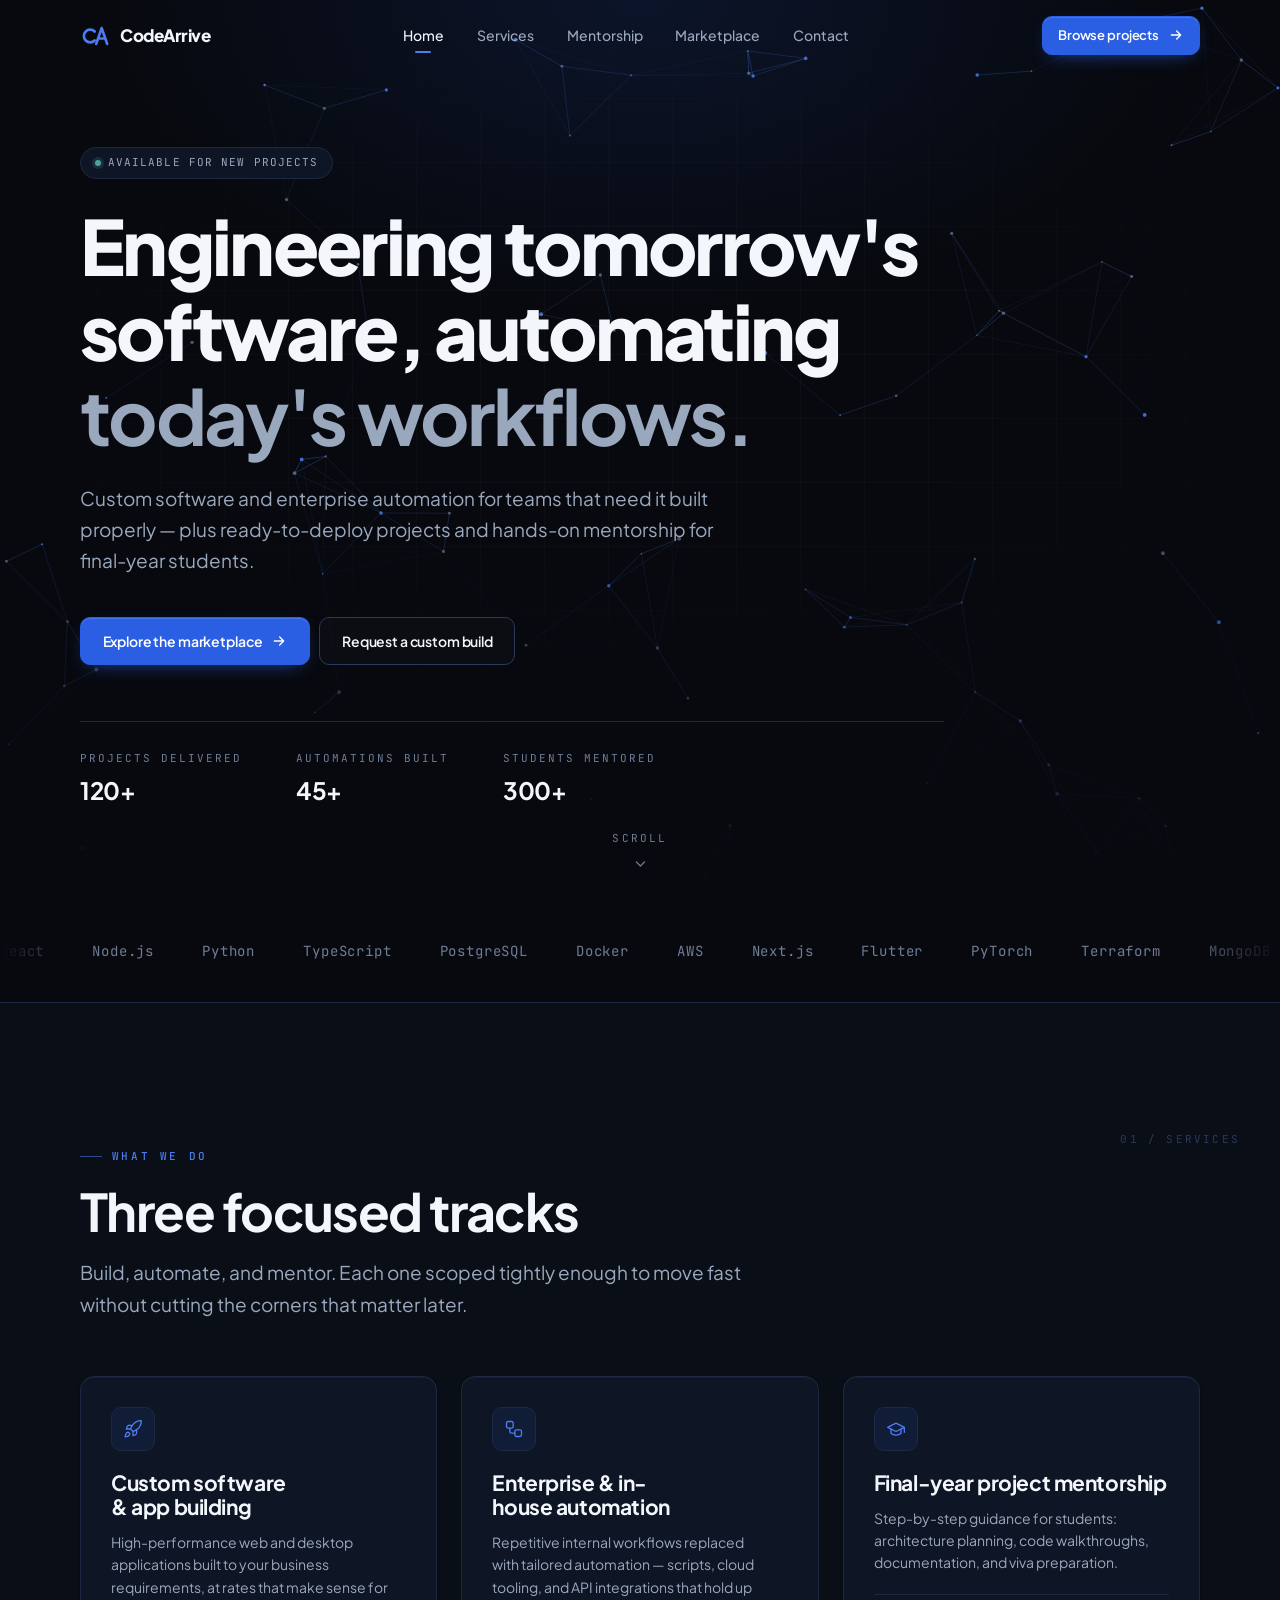
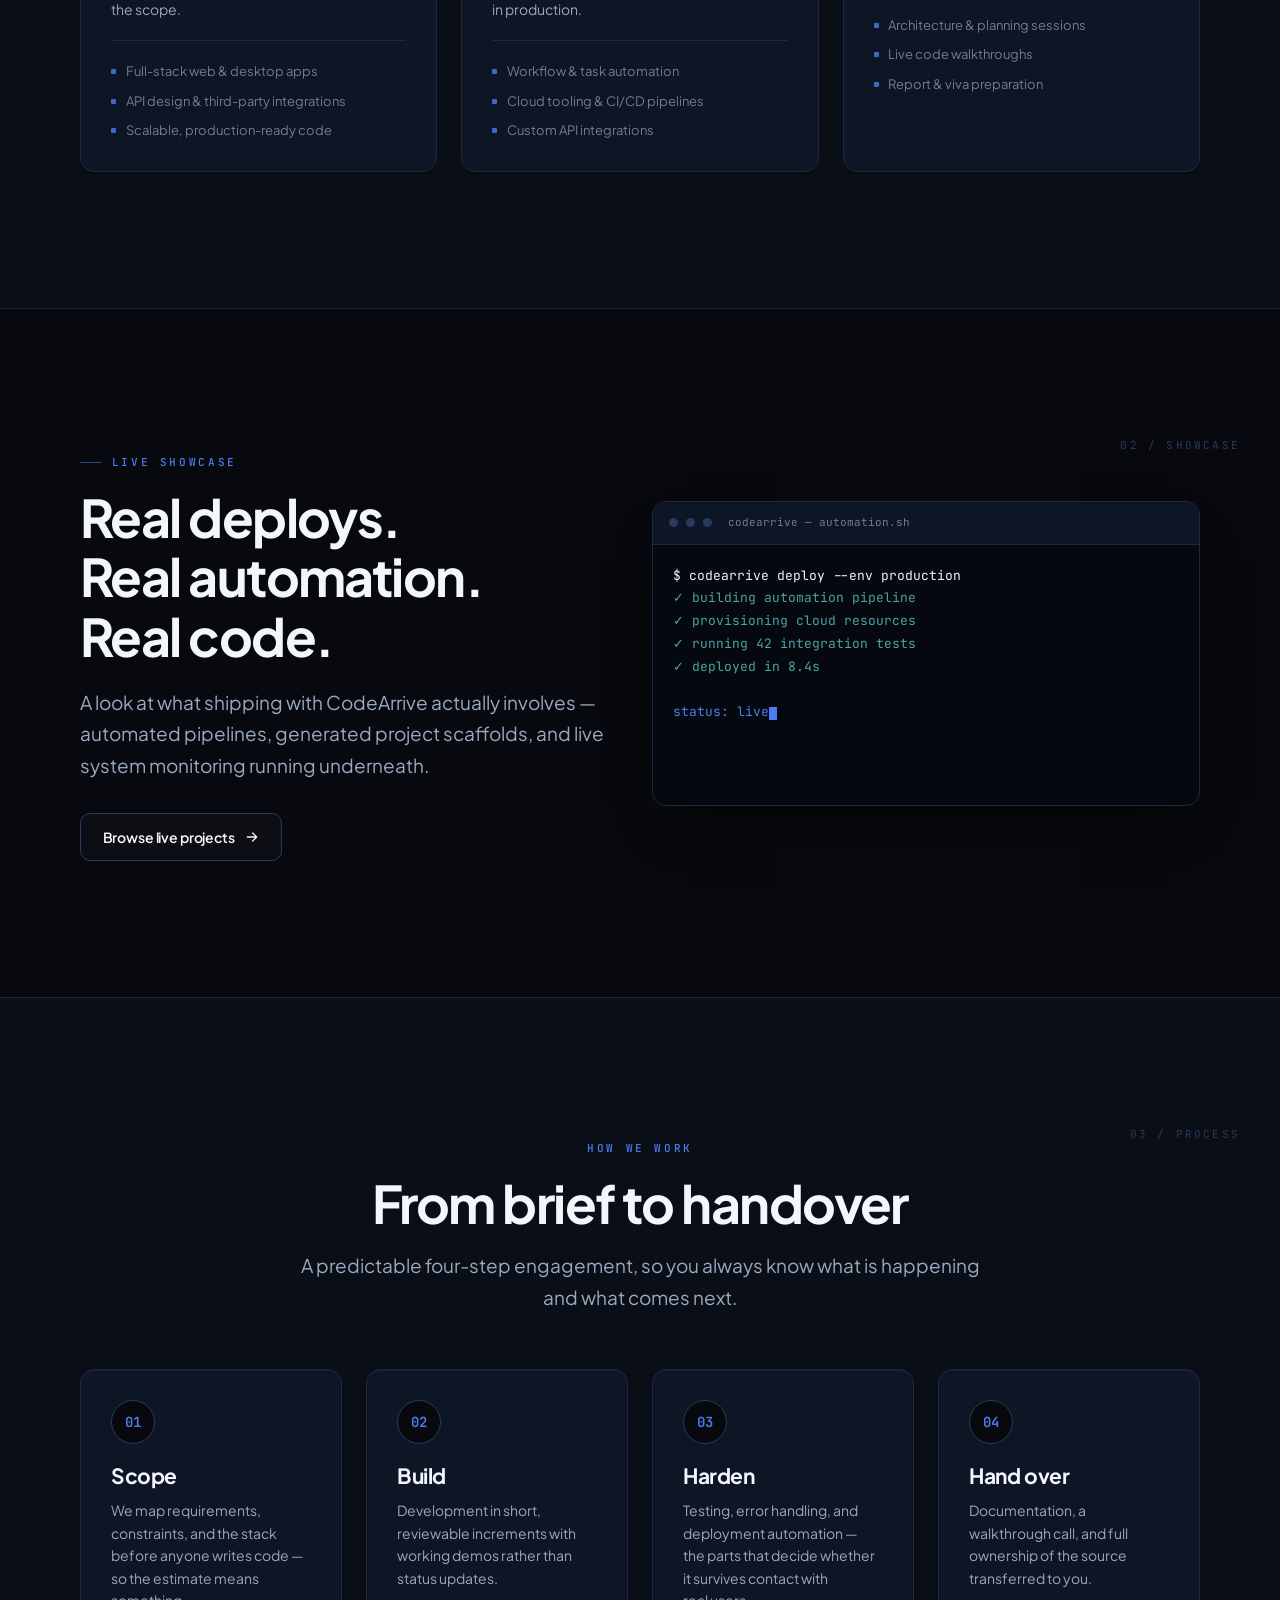
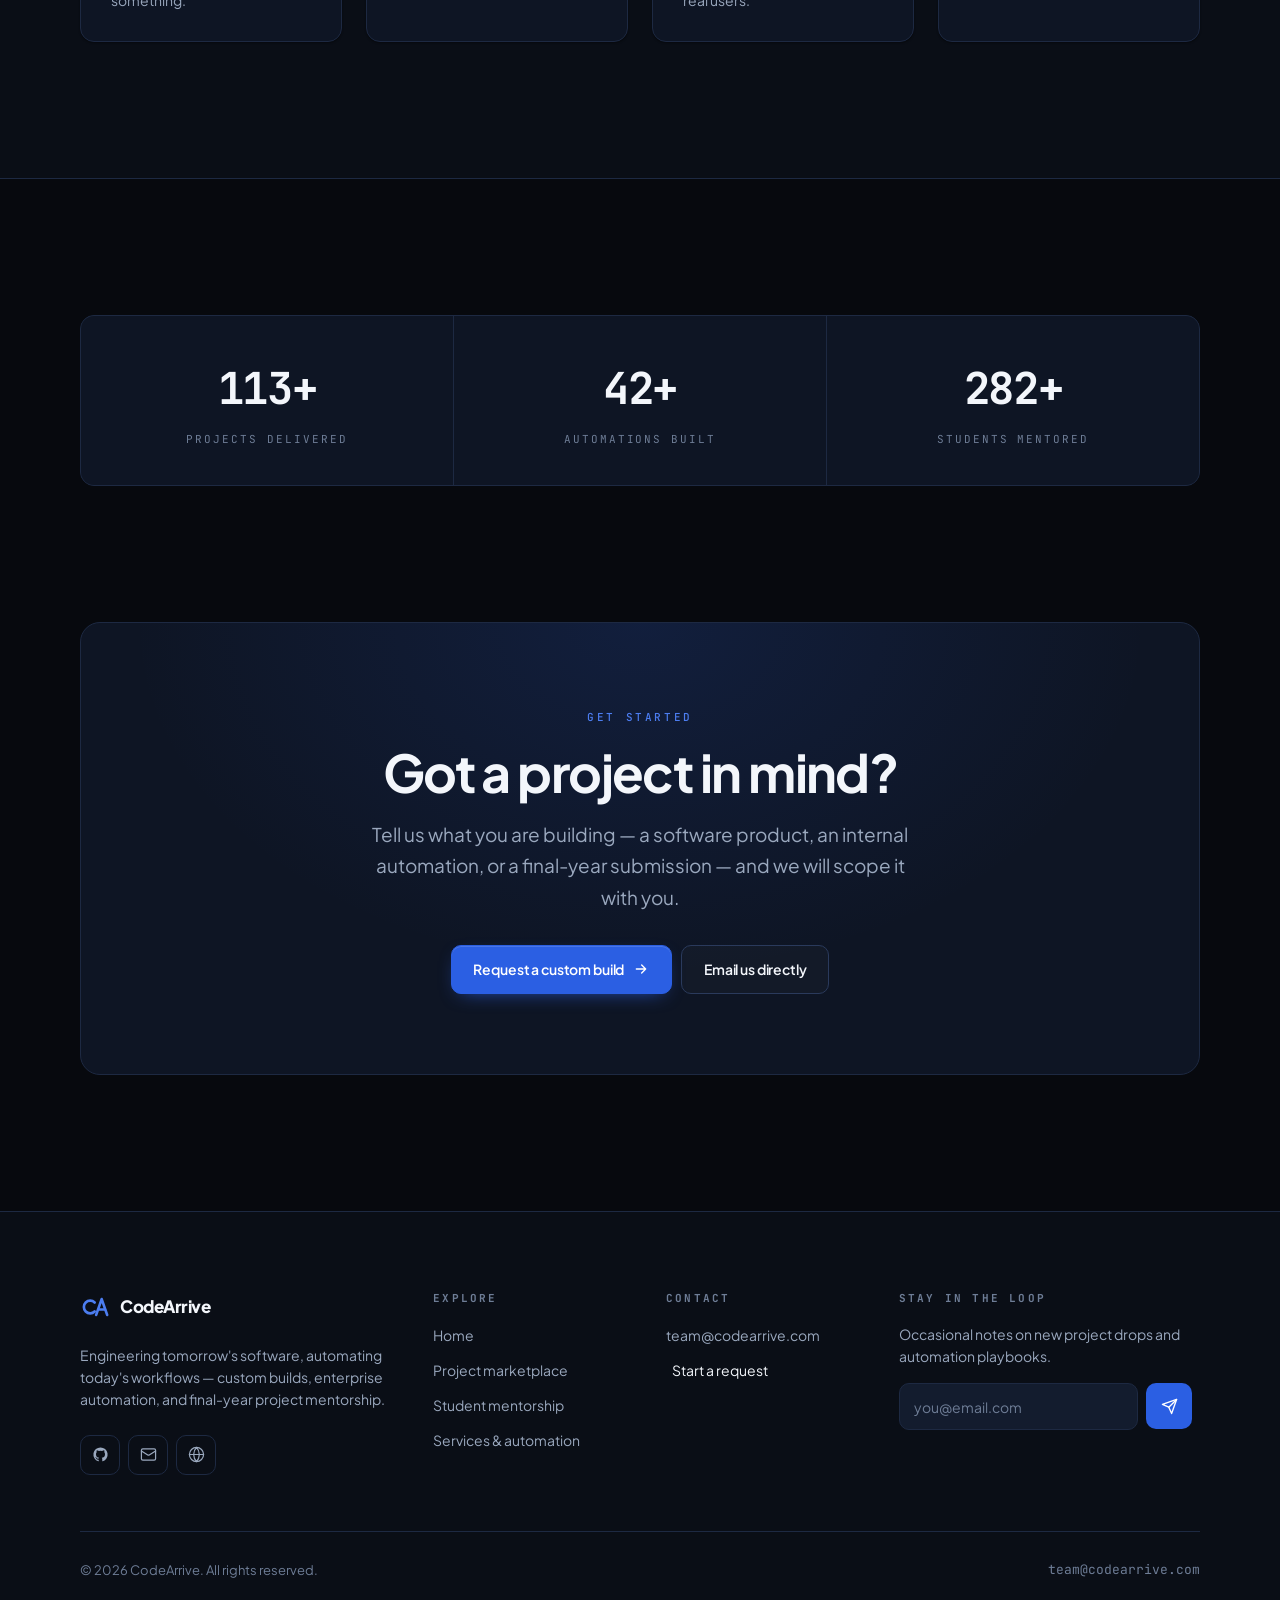
<file: index.html>
<!doctype html>
<html lang="en" class="no-js">
<head>
<meta charset="utf-8">
<meta name="viewport" content="width=device-width, initial-scale=1, viewport-fit=cover">

<title>CodeArrive — Custom Software, Enterprise Automation & Project Mentorship</title>
<meta name="description" content="CodeArrive builds custom software and enterprise automation, and mentors students through final-year projects end to end — architecture, code, documentation and viva prep.">
<meta name="author" content="CodeArrive">
<meta name="theme-color" content="#07090e">
<meta name="color-scheme" content="dark">

<link rel="canonical" href="https://naveenist.github.io/">

<!-- Open Graph / social -->
<meta property="og:type" content="website">
<meta property="og:site_name" content="CodeArrive">
<meta property="og:title" content="CodeArrive — Engineering tomorrow's software">
<meta property="og:description" content="Custom software, enterprise automation, and final-year project mentorship.">
<meta property="og:image" content="https://naveenist.github.io/assets/img/logo.png">
<meta property="og:url" content="https://naveenist.github.io/">
<meta name="twitter:card" content="summary_large_image">
<meta name="twitter:title" content="CodeArrive — Engineering tomorrow's software">
<meta name="twitter:description" content="Custom software, enterprise automation, and final-year project mentorship.">
<meta name="twitter:image" content="https://naveenist.github.io/assets/img/logo.png">

<link rel="icon" href="favicon.svg" type="image/svg+xml">
<link rel="apple-touch-icon" href="assets/img/logo.png">
<link rel="manifest" href="site.webmanifest">

<!-- Fonts: preconnect first so the handshake overlaps with CSS parsing -->
<link rel="preconnect" href="https://fonts.googleapis.com">
<link rel="preconnect" href="https://fonts.gstatic.com" crossorigin>
<link href="https://fonts.googleapis.com/css2?family=Plus+Jakarta+Sans:wght@400;500;600;700;800&family=JetBrains+Mono:wght@400;500;600&display=swap" rel="stylesheet">

<link rel="stylesheet" href="assets/css/tokens.css">
<link rel="stylesheet" href="assets/css/components.css">
<link rel="stylesheet" href="assets/css/layout.css">

<script type="application/ld+json">
{
  "@context": "https://schema.org",
  "@type": "ProfessionalService",
  "name": "CodeArrive",
  "description": "Custom software development, enterprise automation, and final-year project mentorship.",
  "email": "team@codearrive.com",
  "url": "https://naveenist.github.io/",
  "areaServed": "Worldwide",
  "serviceType": [
    "Custom Software Development",
    "Enterprise Automation",
    "Student Project Mentorship"
  ]
}
</script>
</head>

<body>
<a class="skip-link" href="#main">Skip to content</a>
<div class="scroll-progress" aria-hidden="true"></div>

<!-- ======================================================================
     Navigation
     ==================================================================== -->
<header class="site-nav">
  <div class="site-nav__inner">
    <a class="brand" href="./" aria-label="CodeArrive — home">
      <svg class="brand__mark" viewBox="0 0 36 32" fill="none" aria-hidden="true">
        <path d="M17.6 10.6a7.6 7.6 0 1 0 0 10.8" stroke="currentColor" stroke-width="3.2" stroke-linecap="round"/>
        <path d="M19.4 25.5 26 6.5l6.6 19" stroke="currentColor" stroke-width="3.2" stroke-linecap="round" stroke-linejoin="round"/>
        <path d="M22.2 19h7.6" stroke="currentColor" stroke-width="3.2" stroke-linecap="round"/>
      </svg>
      <span class="brand__word">CodeArrive</span>
    </a>

    <nav class="nav-links" aria-label="Primary">
      <a href="./" aria-current="page">Home</a>
      <a href="#services">Services</a>
      <a href="mentorship/">Mentorship</a>
      <a href="projects/">Marketplace</a>
      <a href="#contact">Contact</a>
    </nav>

    <div class="nav-actions">
      <a class="btn btn--primary btn--sm" href="projects/">
        Browse projects
        <svg class="icon icon--arrow" viewBox="0 0 24 24" fill="none" stroke="currentColor" stroke-width="2" stroke-linecap="round" stroke-linejoin="round" aria-hidden="true"><path d="M5 12h14m-6-6 6 6-6 6"/></svg>
      </a>
    </div>

    <button class="nav-toggle" type="button" aria-expanded="false" aria-controls="nav-sheet" aria-label="Open menu">
      <span class="nav-toggle__bars" aria-hidden="true"><span></span><span></span><span></span></span>
    </button>
  </div>
</header>

<div class="nav-sheet" id="nav-sheet" aria-hidden="true">
  <nav aria-label="Mobile">
    <a href="./" style="--i:0" aria-current="page">Home <span>01</span></a>
    <a href="#services" style="--i:1">Services &amp; Automation <span>02</span></a>
    <a href="mentorship/" style="--i:2">Student Mentorship <span>03</span></a>
    <a href="projects/" style="--i:3">Project Marketplace <span>04</span></a>
    <a href="#contact" style="--i:4">Contact <span>05</span></a>
  </nav>
  <div class="nav-sheet__foot">
    <button type="button" class="btn btn--primary btn--block" data-open-wizard
            data-heading="Custom Order Request">Start a project</button>
  </div>
</div>

<main id="main">

  <!-- ====================================================================
       Hero
       ================================================================== -->
  <section class="hero">
    <div class="blueprint" aria-hidden="true"></div>
    <canvas class="hero-canvas" data-hero-canvas aria-hidden="true"></canvas>

    <div class="hero__inner">
      <div class="hero__content">
        <p class="badge fade-up" style="--i:0">
          <span class="dot" aria-hidden="true"></span>
          Available for new projects
        </p>

        <h1 class="display">
          <span class="reveal-line"><span style="--i:0">Engineering tomorrow's</span></span>
          <span class="reveal-line"><span style="--i:1">software, automating</span></span>
          <span class="reveal-line"><span style="--i:2" class="soft">today's workflows.</span></span>
        </h1>

        <p class="lead hero__lead fade-up" style="--i:1">
          Custom software and enterprise automation for teams that need it built properly —
          plus ready-to-deploy projects and hands-on mentorship for final-year students.
        </p>

        <div class="cluster hero__actions fade-up" style="--i:2">
          <a class="btn btn--primary" href="projects/">
            Explore the marketplace
            <svg class="icon icon--arrow" viewBox="0 0 24 24" fill="none" stroke="currentColor" stroke-width="2" stroke-linecap="round" stroke-linejoin="round" aria-hidden="true"><path d="M5 12h14m-6-6 6 6-6 6"/></svg>
          </a>
          <button type="button" class="btn btn--ghost" data-open-wizard
                  data-heading="Custom Order Request">
            Request a custom build
          </button>
        </div>

        <dl class="hero__meta fade-up" style="--i:3">
          <div>
            <dt>Projects delivered</dt>
            <dd><span data-count="120" data-suffix="+">120+</span></dd>
          </div>
          <div>
            <dt>Automations built</dt>
            <dd><span data-count="45" data-suffix="+">45+</span></dd>
          </div>
          <div>
            <dt>Students mentored</dt>
            <dd><span data-count="300" data-suffix="+">300+</span></dd>
          </div>
        </dl>
      </div>
    </div>

    <a class="scroll-hint" href="#services" aria-label="Scroll to services">
      <span>Scroll</span>
      <svg viewBox="0 0 24 24" fill="none" stroke="currentColor" stroke-width="1.8" stroke-linecap="round" stroke-linejoin="round" aria-hidden="true"><path d="m6 9 6 6 6-6"/></svg>
    </a>
  </section>

  <!-- ====================================================================
       Technology strip
       ================================================================== -->
  <section class="section" style="padding-block:2.5rem" aria-label="Technologies we work with">
    <div class="marquee fade-x">
      <!-- Duplicated track: the animation translates by -50%, so the second
           copy is already in place when the first scrolls out. -->
      <div class="marquee__track" aria-hidden="false">
        <span>React</span><span>Node.js</span><span>Python</span><span>TypeScript</span>
        <span>PostgreSQL</span><span>Docker</span><span>AWS</span><span>Next.js</span>
        <span>Flutter</span><span>PyTorch</span><span>Terraform</span><span>MongoDB</span>
        <span>GitHub Actions</span><span>FastAPI</span><span>Kubernetes</span>
      </div>
      <div class="marquee__track" aria-hidden="true">
        <span>React</span><span>Node.js</span><span>Python</span><span>TypeScript</span>
        <span>PostgreSQL</span><span>Docker</span><span>AWS</span><span>Next.js</span>
        <span>Flutter</span><span>PyTorch</span><span>Terraform</span><span>MongoDB</span>
        <span>GitHub Actions</span><span>FastAPI</span><span>Kubernetes</span>
      </div>
    </div>
  </section>

  <!-- ====================================================================
       Services
       ================================================================== -->
  <section class="section section--band" id="services">
    <div class="wrap">
      <span class="section-index" aria-hidden="true">01 / SERVICES</span>

      <div class="section-head" data-reveal>
        <span class="eyebrow">What we do</span>
        <h2 class="h1">Three focused tracks</h2>
        <p class="lead">
          Build, automate, and mentor. Each one scoped tightly enough to move fast
          without cutting the corners that matter later.
        </p>
      </div>

      <div class="grid grid--3" style="margin-top:3.5rem">
        <article class="card card--interactive" data-reveal style="--i:0">
          <span class="card__icon">
            <svg viewBox="0 0 24 24" fill="none" stroke="currentColor" stroke-width="1.6" stroke-linecap="round" stroke-linejoin="round" aria-hidden="true"><path d="M4.5 16.5c-1.5 1.26-2 5-2 5s3.74-.5 5-2c.71-.84.7-2.13-.09-2.91a2.18 2.18 0 0 0-2.91-.09Z"/><path d="m12 15-3-3a22 22 0 0 1 2-3.95A12.88 12.88 0 0 1 22 2c0 2.72-.78 7.5-6 11a22.35 22.35 0 0 1-4 2Z"/><path d="M9 12H4s.55-3.03 2-4c1.62-1.08 5 0 5 0"/><path d="M12 15v5s3.03-.55 4-2c1.08-1.62 0-5 0-5"/></svg>
          </span>
          <h3 class="card__title">Custom software &amp; app building</h3>
          <p class="card__body">
            High-performance web and desktop applications built to your business
            requirements, at rates that make sense for the scope.
          </p>
          <ul class="card__list">
            <li>Full-stack web &amp; desktop apps</li>
            <li>API design &amp; third-party integrations</li>
            <li>Scalable, production-ready code</li>
          </ul>
        </article>

        <article class="card card--interactive" data-reveal style="--i:1">
          <span class="card__icon">
            <svg viewBox="0 0 24 24" fill="none" stroke="currentColor" stroke-width="1.6" stroke-linecap="round" stroke-linejoin="round" aria-hidden="true"><rect width="8" height="8" x="3" y="3" rx="2"/><rect width="8" height="8" x="13" y="13" rx="2"/><path d="M7 11v4a2 2 0 0 0 2 2h4"/></svg>
          </span>
          <h3 class="card__title">Enterprise &amp; in-house automation</h3>
          <p class="card__body">
            Repetitive internal workflows replaced with tailored automation —
            scripts, cloud tooling, and API integrations that hold up in production.
          </p>
          <ul class="card__list">
            <li>Workflow &amp; task automation</li>
            <li>Cloud tooling &amp; CI/CD pipelines</li>
            <li>Custom API integrations</li>
          </ul>
        </article>

        <article class="card card--interactive" data-reveal style="--i:2">
          <span class="card__icon">
            <svg viewBox="0 0 24 24" fill="none" stroke="currentColor" stroke-width="1.6" stroke-linecap="round" stroke-linejoin="round" aria-hidden="true"><path d="M22 10v6M2 10l10-5 10 5-10 5z"/><path d="M6 12v5c3 3 9 3 12 0v-5"/></svg>
          </span>
          <h3 class="card__title">Final-year project mentorship</h3>
          <p class="card__body">
            Step-by-step guidance for students: architecture planning, code
            walkthroughs, documentation, and viva preparation.
          </p>
          <ul class="card__list">
            <li>Architecture &amp; planning sessions</li>
            <li>Live code walkthroughs</li>
            <li>Report &amp; viva preparation</li>
          </ul>
        </article>
      </div>
    </div>
  </section>

  <!-- ====================================================================
       Showcase / terminal
       ================================================================== -->
  <section class="section">
    <div class="wrap">
      <span class="section-index" aria-hidden="true">02 / SHOWCASE</span>

      <div class="grid" style="grid-template-columns:repeat(auto-fit,minmax(min(100%,26rem),1fr));gap:clamp(2rem,1rem+4vw,4rem);align-items:center">
        <div data-reveal>
          <span class="eyebrow">Live showcase</span>
          <h2 class="h1" style="margin-top:1rem">Real deploys. Real automation. Real code.</h2>
          <p class="lead" style="margin-top:1.25rem">
            A look at what shipping with CodeArrive actually involves — automated
            pipelines, generated project scaffolds, and live system monitoring
            running underneath.
          </p>
          <div class="cluster" style="margin-top:2rem">
            <a class="btn btn--ghost" href="projects/">
              Browse live projects
              <svg class="icon icon--arrow" viewBox="0 0 24 24" fill="none" stroke="currentColor" stroke-width="2" stroke-linecap="round" stroke-linejoin="round" aria-hidden="true"><path d="M5 12h14m-6-6 6 6-6 6"/></svg>
            </a>
          </div>
        </div>

        <div class="terminal" data-reveal style="--i:1">
          <div class="terminal__bar" aria-hidden="true">
            <i></i><i></i><i></i>
            <span class="terminal__title">codearrive — automation.sh</span>
          </div>
          <!-- Decorative: the typewriter output repeats copy stated above, so
               it is hidden from assistive tech rather than read letter by letter. -->
          <pre class="terminal__body" data-terminal aria-hidden="true"></pre>
        </div>
      </div>
    </div>
  </section>

  <!-- ====================================================================
       Process
       ================================================================== -->
  <section class="section section--band">
    <div class="wrap">
      <span class="section-index" aria-hidden="true">03 / PROCESS</span>

      <div class="section-head section-head--center" data-reveal>
        <span class="eyebrow eyebrow--bare">How we work</span>
        <h2 class="h1">From brief to handover</h2>
        <p class="lead">
          A predictable four-step engagement, so you always know what is happening
          and what comes next.
        </p>
      </div>

      <ol class="grid" style="grid-template-columns:repeat(auto-fit,minmax(min(100%,15rem),1fr));margin-top:3.5rem">
        <li class="card" data-reveal style="--i:0">
          <span class="phase__step">01</span>
          <h3 class="card__title">Scope</h3>
          <p class="card__body">
            We map requirements, constraints, and the stack before anyone writes
            code — so the estimate means something.
          </p>
        </li>
        <li class="card" data-reveal style="--i:1">
          <span class="phase__step">02</span>
          <h3 class="card__title">Build</h3>
          <p class="card__body">
            Development in short, reviewable increments with working demos rather
            than status updates.
          </p>
        </li>
        <li class="card" data-reveal style="--i:2">
          <span class="phase__step">03</span>
          <h3 class="card__title">Harden</h3>
          <p class="card__body">
            Testing, error handling, and deployment automation — the parts that
            decide whether it survives contact with real users.
          </p>
        </li>
        <li class="card" data-reveal style="--i:3">
          <span class="phase__step">04</span>
          <h3 class="card__title">Hand over</h3>
          <p class="card__body">
            Documentation, a walkthrough call, and full ownership of the source
            transferred to you.
          </p>
        </li>
      </ol>
    </div>
  </section>

  <!-- ====================================================================
       Numbers
       ================================================================== -->
  <section class="section">
    <div class="wrap">
      <div class="stats" data-reveal>
        <div>
          <div class="stat__value" data-count="120" data-suffix="+">120+</div>
          <div class="stat__label">Projects delivered</div>
        </div>
        <div>
          <div class="stat__value" data-count="45" data-suffix="+">45+</div>
          <div class="stat__label">Automations built</div>
        </div>
        <div>
          <div class="stat__value" data-count="300" data-suffix="+">300+</div>
          <div class="stat__label">Students mentored</div>
        </div>
      </div>
    </div>
  </section>

  <!-- ====================================================================
       Call to action
       ================================================================== -->
  <section class="section" style="padding-top:0">
    <div class="wrap">
      <div class="cta" data-reveal>
        <div class="cta__inner">
          <span class="eyebrow eyebrow--bare">Get started</span>
          <h2 class="h1" style="margin-top:1rem">Got a project in mind?</h2>
          <p class="lead" style="margin-top:1rem">
            Tell us what you are building — a software product, an internal
            automation, or a final-year submission — and we will scope it with you.
          </p>
          <div class="cluster" style="justify-content:center;margin-top:2rem">
            <button type="button" class="btn btn--primary" data-open-wizard
                    data-heading="Custom Order Request">
              Request a custom build
              <svg class="icon icon--arrow" viewBox="0 0 24 24" fill="none" stroke="currentColor" stroke-width="2" stroke-linecap="round" stroke-linejoin="round" aria-hidden="true"><path d="M5 12h14m-6-6 6 6-6 6"/></svg>
            </button>
            <a class="btn btn--ghost" href="mailto:team@codearrive.com">Email us directly</a>
          </div>
        </div>
      </div>
    </div>
  </section>

</main>

<!-- ======================================================================
     Footer
     ==================================================================== -->
<footer class="site-footer" id="contact">
  <div class="wrap">
    <div class="footer-grid">
      <div>
        <a class="brand" href="./" aria-label="CodeArrive — home">
          <svg class="brand__mark" viewBox="0 0 36 32" fill="none" aria-hidden="true">
            <path d="M17.6 10.6a7.6 7.6 0 1 0 0 10.8" stroke="currentColor" stroke-width="3.2" stroke-linecap="round"/>
            <path d="M19.4 25.5 26 6.5l6.6 19" stroke="currentColor" stroke-width="3.2" stroke-linecap="round" stroke-linejoin="round"/>
            <path d="M22.2 19h7.6" stroke="currentColor" stroke-width="3.2" stroke-linecap="round"/>
          </svg>
          <span class="brand__word">CodeArrive</span>
        </a>
        <p class="muted" style="margin-top:1rem;max-width:22rem;font-size:var(--t-sm)">
          Engineering tomorrow's software, automating today's workflows — custom
          builds, enterprise automation, and final-year project mentorship.
        </p>
        <div class="social">
          <a href="https://github.com/Naveen-O-Hiremath" aria-label="GitHub" rel="noopener">
            <svg viewBox="0 0 24 24" fill="currentColor" aria-hidden="true"><path d="M12 2A10 10 0 0 0 8.84 21.5c.5.08.66-.23.66-.5v-1.69c-2.77.6-3.36-1.34-3.36-1.34-.46-1.16-1.11-1.47-1.11-1.47-.91-.62.07-.6.07-.6 1 .07 1.53 1.03 1.53 1.03.87 1.52 2.34 1.07 2.91.83.09-.65.35-1.09.63-1.34-2.22-.25-4.55-1.11-4.55-4.94 0-1.1.39-2 1.03-2.71-.1-.25-.45-1.29.1-2.68 0 0 .84-.27 2.75 1.03a9.5 9.5 0 0 1 5 0c1.91-1.3 2.75-1.03 2.75-1.03.55 1.39.2 2.43.1 2.68.64.71 1.03 1.61 1.03 2.71 0 3.84-2.34 4.69-4.57 4.94.36.31.68.92.68 1.85V21c0 .27.16.59.67.5A10 10 0 0 0 12 2Z"/></svg>
          </a>
          <a href="mailto:team@codearrive.com" aria-label="Email">
            <svg viewBox="0 0 24 24" fill="none" stroke="currentColor" stroke-width="1.7" stroke-linecap="round" stroke-linejoin="round" aria-hidden="true"><rect width="20" height="16" x="2" y="4" rx="2"/><path d="m22 7-8.97 5.7a1.94 1.94 0 0 1-2.06 0L2 7"/></svg>
          </a>
          <a href="https://naveenist.github.io/" aria-label="Website">
            <svg viewBox="0 0 24 24" fill="none" stroke="currentColor" stroke-width="1.7" stroke-linecap="round" stroke-linejoin="round" aria-hidden="true"><circle cx="12" cy="12" r="10"/><path d="M12 2a15.3 15.3 0 0 1 4 10 15.3 15.3 0 0 1-4 10 15.3 15.3 0 0 1-4-10 15.3 15.3 0 0 1 4-10ZM2 12h20"/></svg>
          </a>
        </div>
      </div>

      <nav aria-label="Footer">
        <h2 class="footer-heading">Explore</h2>
        <ul class="footer-links">
          <li><a href="./">Home</a></li>
          <li><a href="projects/">Project marketplace</a></li>
          <li><a href="mentorship/">Student mentorship</a></li>
          <li><a href="#services">Services &amp; automation</a></li>
        </ul>
      </nav>

      <div>
        <h2 class="footer-heading">Contact</h2>
        <ul class="footer-links">
          <li><a href="mailto:team@codearrive.com">team@codearrive.com</a></li>
          <li><button type="button" class="link-quiet" data-open-wizard
                      data-heading="Custom Order Request" style="font-size:var(--t-sm)">Start a request</button></li>
        </ul>
      </div>

      <div>
        <h2 class="footer-heading">Stay in the loop</h2>
        <p class="muted" style="font-size:var(--t-sm)">
          Occasional notes on new project drops and automation playbooks.
        </p>
        <form class="subscribe" data-subscribe novalidate>
          <label class="visually-hidden" for="subscribe-email">Email address</label>
          <input class="input" id="subscribe-email" type="email" name="email"
                 placeholder="you@email.com" autocomplete="email" required>
          <button type="submit" aria-label="Subscribe">
            <svg viewBox="0 0 24 24" fill="none" stroke="currentColor" stroke-width="1.9" stroke-linecap="round" stroke-linejoin="round" aria-hidden="true"><path d="m22 2-7 20-4-9-9-4Z"/><path d="M22 2 11 13"/></svg>
          </button>
          <p class="form-status" role="status" aria-live="polite"></p>
        </form>
      </div>
    </div>

    <div class="footer-bottom">
      <p>© <span data-year>2026</span> CodeArrive. All rights reserved.</p>
      <p class="mono">team@codearrive.com</p>
    </div>
  </div>
</footer>

<button class="to-top" type="button" aria-label="Back to top">
  <svg viewBox="0 0 24 24" fill="none" stroke="currentColor" stroke-width="2" stroke-linecap="round" stroke-linejoin="round" aria-hidden="true"><path d="m18 15-6-6-6 6"/></svg>
</button>

<script type="module" src="assets/js/site.js"></script>
<script type="module" src="assets/js/wizard.js"></script>
<script type="module" src="assets/js/hero.js"></script>
</body>
</html>
</file>
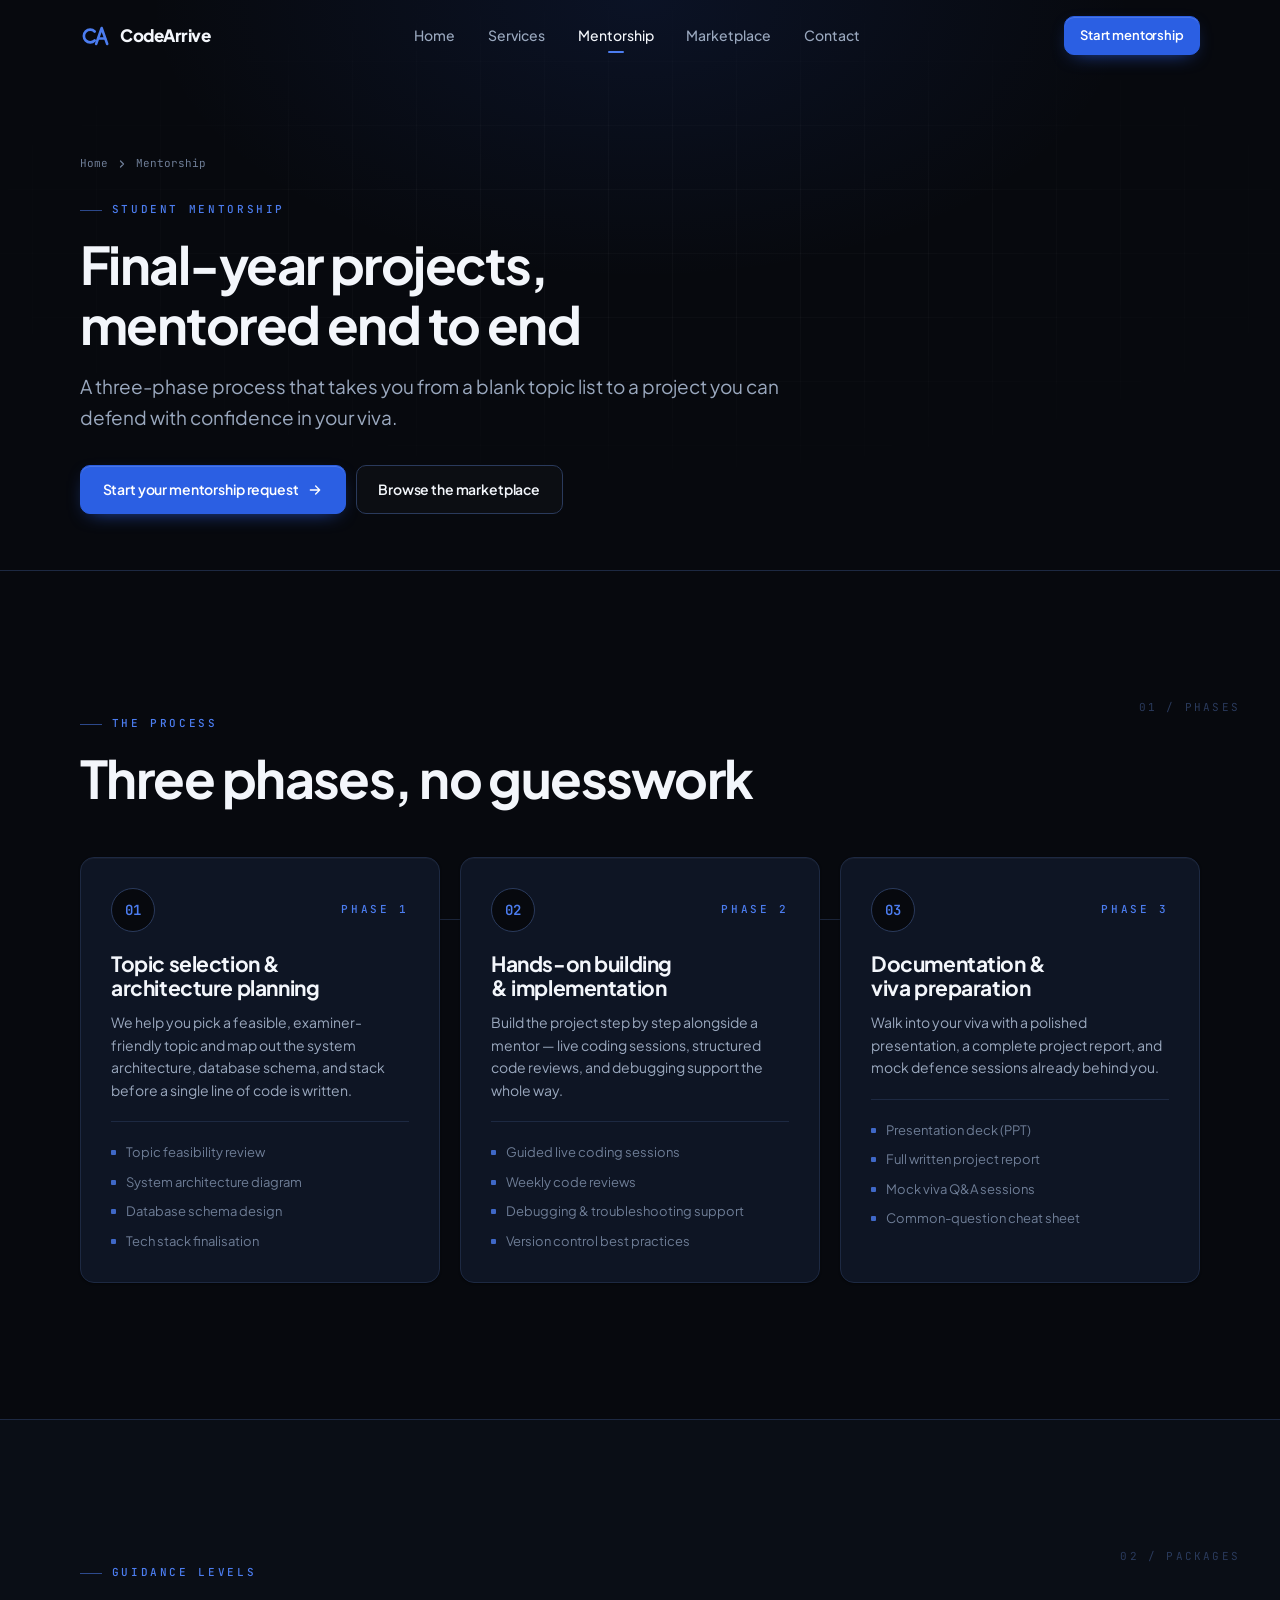
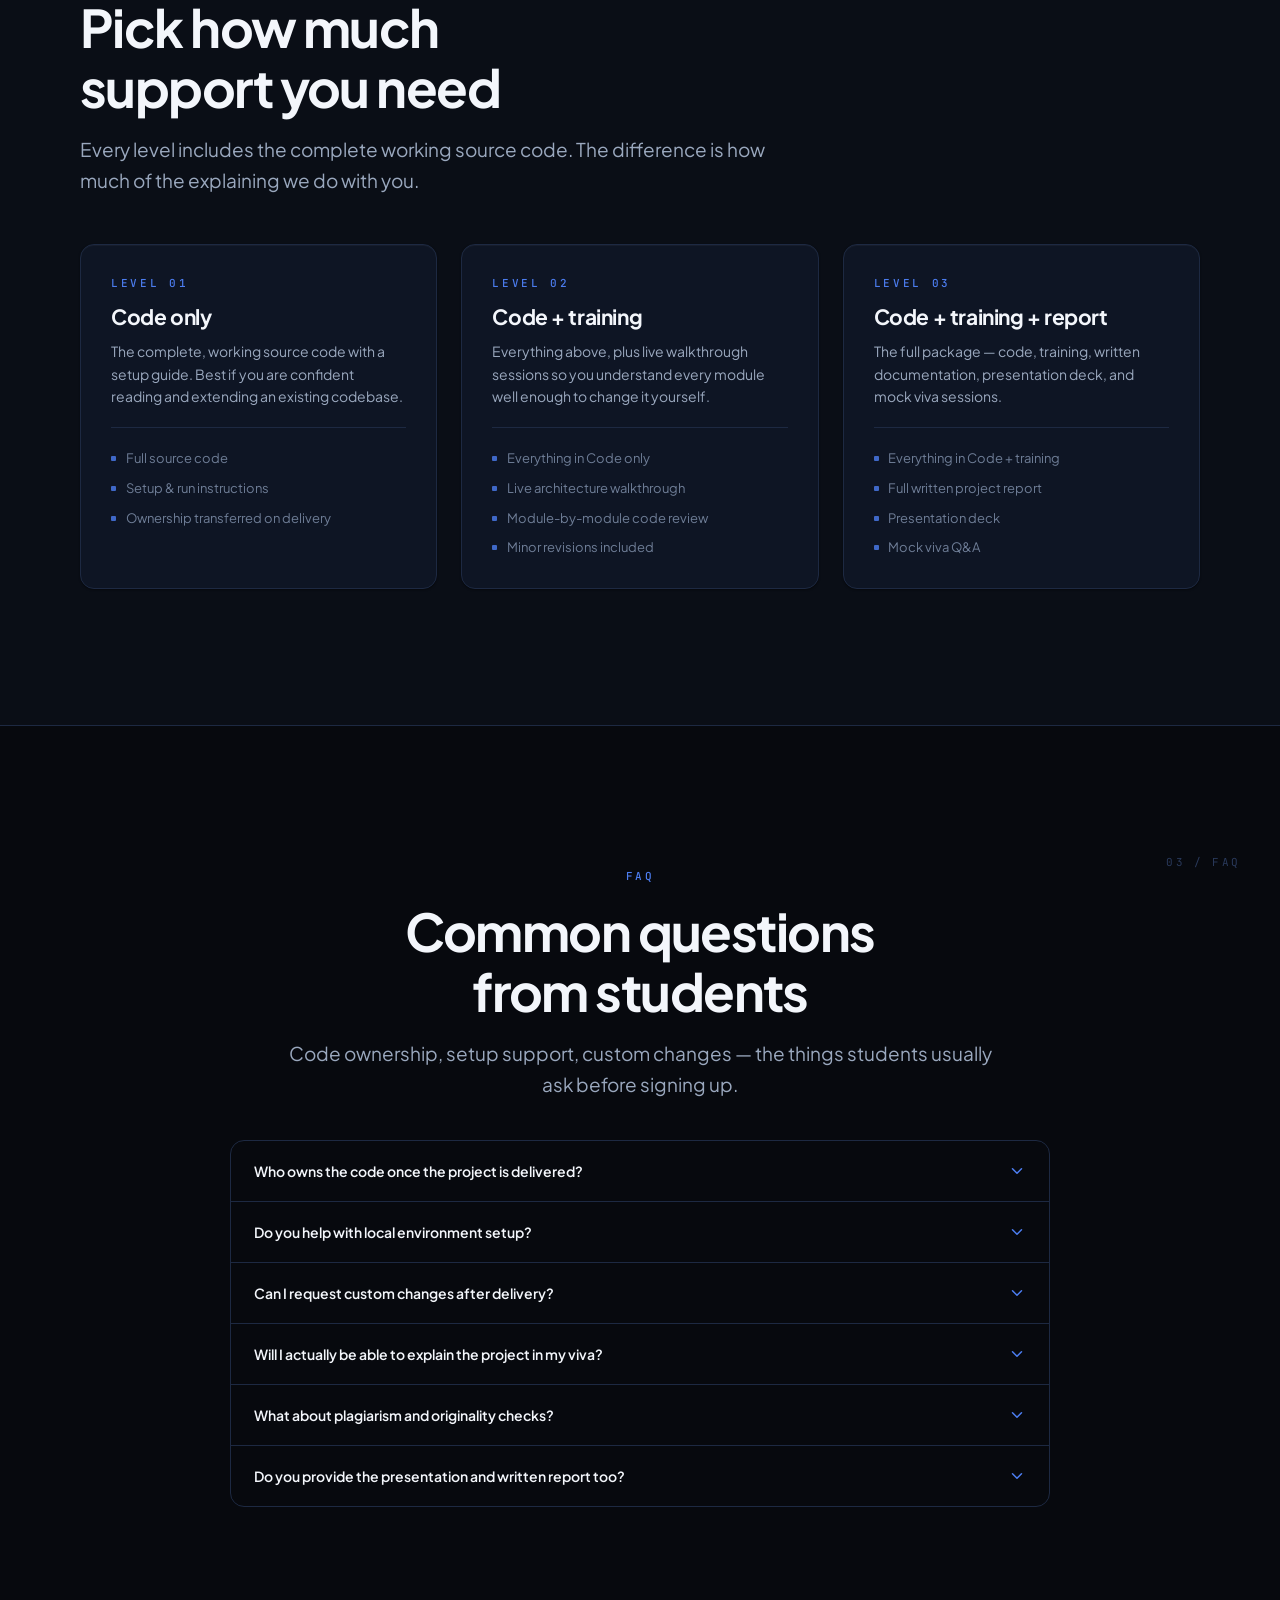
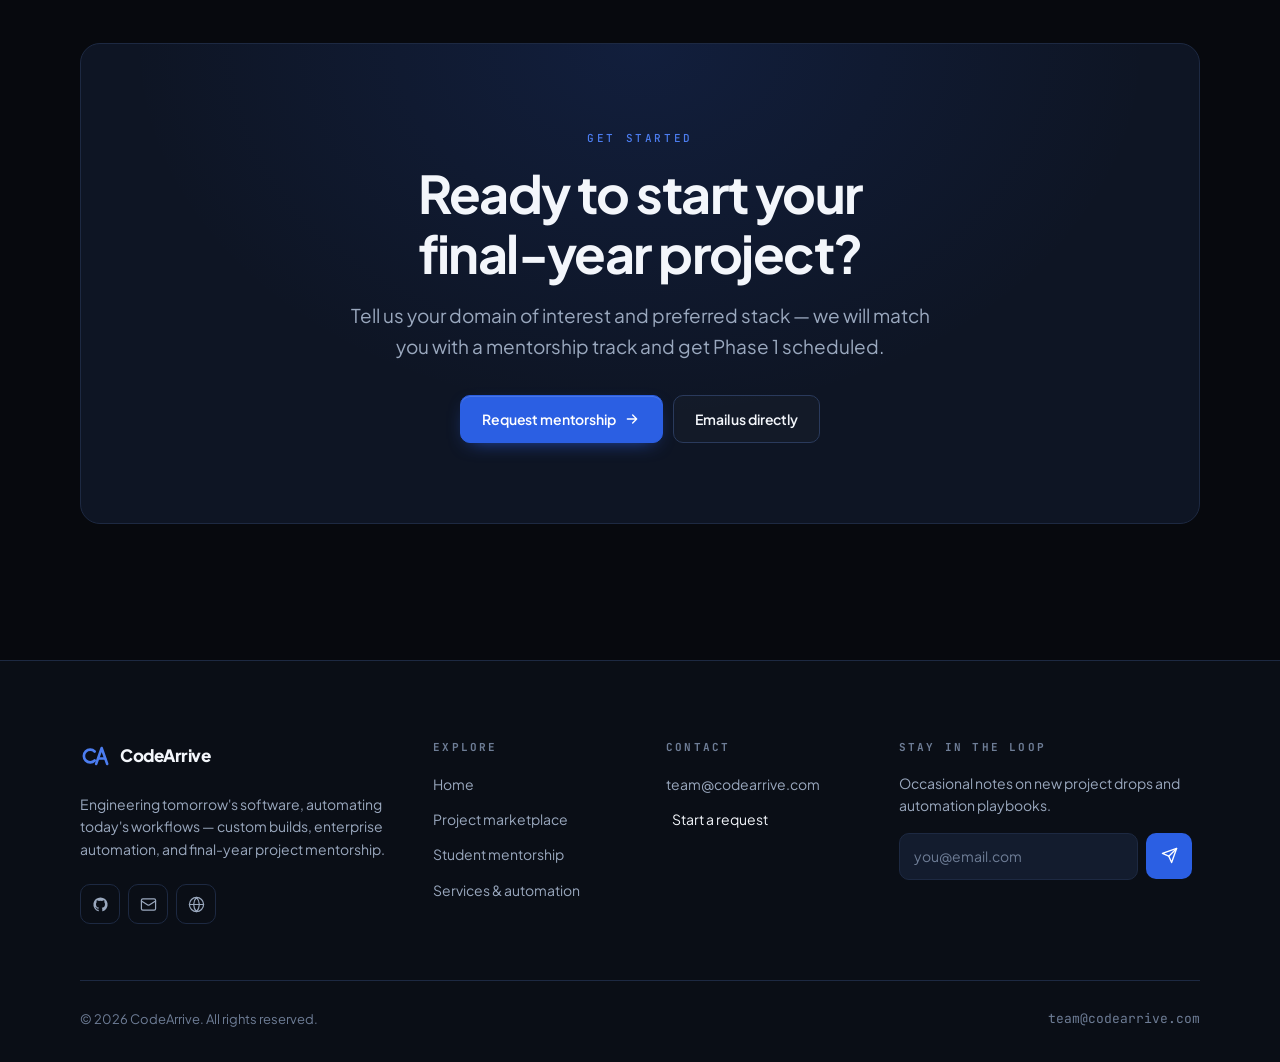
<file: mentorship/index.html>
<!doctype html>
<html lang="en" class="no-js">
<head>
<meta charset="utf-8">
<meta name="viewport" content="width=device-width, initial-scale=1, viewport-fit=cover">

<title>Student Mentorship — CodeArrive</title>
<meta name="description" content="Final-year project mentorship in three phases: topic selection and architecture, hands-on implementation, then documentation and viva preparation.">
<meta name="theme-color" content="#07090e">
<meta name="color-scheme" content="dark">

<link rel="canonical" href="https://naveenist.github.io/mentorship/">

<meta property="og:type" content="website">
<meta property="og:site_name" content="CodeArrive">
<meta property="og:title" content="Student Mentorship — CodeArrive">
<meta property="og:description" content="Final-year projects, mentored end to end.">
<meta property="og:image" content="https://naveenist.github.io/assets/img/logo.png">
<meta name="twitter:card" content="summary_large_image">

<link rel="icon" href="../favicon.svg" type="image/svg+xml">
<link rel="apple-touch-icon" href="../assets/img/logo.png">
<link rel="manifest" href="../site.webmanifest">

<link rel="preconnect" href="https://fonts.googleapis.com">
<link rel="preconnect" href="https://fonts.gstatic.com" crossorigin>
<link href="https://fonts.googleapis.com/css2?family=Plus+Jakarta+Sans:wght@400;500;600;700;800&family=JetBrains+Mono:wght@400;500;600&display=swap" rel="stylesheet">

<link rel="stylesheet" href="../assets/css/tokens.css">
<link rel="stylesheet" href="../assets/css/components.css">
<link rel="stylesheet" href="../assets/css/layout.css">

<!-- FAQ structured data mirrors the accordion below, so the same answers can
     surface directly in search results. -->
<script type="application/ld+json">
{
  "@context": "https://schema.org",
  "@type": "FAQPage",
  "mainEntity": [
    {"@type":"Question","name":"Who owns the code once the project is delivered?","acceptedAnswer":{"@type":"Answer","text":"Full ownership transfers to you on delivery. You are free to modify, extend, redistribute, or present it as your own submitted work."}},
    {"@type":"Question","name":"Do you help with local environment setup?","acceptedAnswer":{"@type":"Answer","text":"Yes. Every delivery includes a setup guide and a live walkthrough call to get the project running on your machine, from dependencies to database configuration."}},
    {"@type":"Question","name":"Can I request custom changes after delivery?","acceptedAnswer":{"@type":"Answer","text":"Small revisions are included with the training and documentation packages. Larger scope changes are scoped and quoted separately."}},
    {"@type":"Question","name":"Will I be able to explain the project in my viva?","acceptedAnswer":{"@type":"Answer","text":"Architecture walkthroughs, code reviews, and mock viva sessions are built into Phase 3, so you can defend every design decision."}},
    {"@type":"Question","name":"What about plagiarism and originality checks?","acceptedAnswer":{"@type":"Answer","text":"Every project is built fresh rather than resold from a template library, and comes with documented architecture explaining each decision in plain language."}},
    {"@type":"Question","name":"Do you provide the presentation and written report?","acceptedAnswer":{"@type":"Answer","text":"Yes. Under the code plus training plus report package you get a presentation deck, a full written report, and viva prep notes alongside the code."}}
  ]
}
</script>
</head>

<body>
<a class="skip-link" href="#main">Skip to content</a>
<div class="scroll-progress" aria-hidden="true"></div>

<header class="site-nav">
  <div class="site-nav__inner">
    <a class="brand" href="../" aria-label="CodeArrive — home">
      <svg class="brand__mark" viewBox="0 0 36 32" fill="none" aria-hidden="true">
        <path d="M17.6 10.6a7.6 7.6 0 1 0 0 10.8" stroke="currentColor" stroke-width="3.2" stroke-linecap="round"/>
        <path d="M19.4 25.5 26 6.5l6.6 19" stroke="currentColor" stroke-width="3.2" stroke-linecap="round" stroke-linejoin="round"/>
        <path d="M22.2 19h7.6" stroke="currentColor" stroke-width="3.2" stroke-linecap="round"/>
      </svg>
      <span class="brand__word">CodeArrive</span>
    </a>

    <nav class="nav-links" aria-label="Primary">
      <a href="../">Home</a>
      <a href="../#services">Services</a>
      <a href="./" aria-current="page">Mentorship</a>
      <a href="../projects/">Marketplace</a>
      <a href="../#contact">Contact</a>
    </nav>

    <div class="nav-actions">
      <button type="button" class="btn btn--primary btn--sm" data-open-wizard
              data-heading="Mentorship Request">Start mentorship</button>
    </div>

    <button class="nav-toggle" type="button" aria-expanded="false" aria-controls="nav-sheet" aria-label="Open menu">
      <span class="nav-toggle__bars" aria-hidden="true"><span></span><span></span><span></span></span>
    </button>
  </div>
</header>

<div class="nav-sheet" id="nav-sheet" aria-hidden="true">
  <nav aria-label="Mobile">
    <a href="../" style="--i:0">Home <span>01</span></a>
    <a href="../#services" style="--i:1">Services &amp; Automation <span>02</span></a>
    <a href="./" style="--i:2" aria-current="page">Student Mentorship <span>03</span></a>
    <a href="../projects/" style="--i:3">Project Marketplace <span>04</span></a>
    <a href="../#contact" style="--i:4">Contact <span>05</span></a>
  </nav>
  <div class="nav-sheet__foot">
    <button type="button" class="btn btn--primary btn--block" data-open-wizard
            data-heading="Mentorship Request">Start mentorship</button>
  </div>
</div>

<main id="main">

  <!-- ====================================================================
       Page header
       ================================================================== -->
  <section class="page-head">
    <div class="blueprint" aria-hidden="true"></div>
    <div class="wrap page-head__inner">
      <nav class="breadcrumb" aria-label="Breadcrumb">
        <a href="../">Home</a>
        <svg viewBox="0 0 24 24" fill="none" stroke="currentColor" stroke-width="2.5" stroke-linecap="round" stroke-linejoin="round" aria-hidden="true"><path d="m9 18 6-6-6-6"/></svg>
        <span aria-current="page">Mentorship</span>
      </nav>

      <div class="section-head">
        <span class="eyebrow">Student mentorship</span>
        <h1 class="h1" style="margin-top:1rem">Final-year projects, mentored end to end</h1>
        <p class="lead" style="margin-top:1rem">
          A three-phase process that takes you from a blank topic list to a project
          you can defend with confidence in your viva.
        </p>
      </div>

      <div class="cluster" style="margin-top:2rem">
        <button type="button" class="btn btn--primary" data-open-wizard
                data-heading="Mentorship Request">
          Start your mentorship request
          <svg class="icon icon--arrow" viewBox="0 0 24 24" fill="none" stroke="currentColor" stroke-width="2" stroke-linecap="round" stroke-linejoin="round" aria-hidden="true"><path d="M5 12h14m-6-6 6 6-6 6"/></svg>
        </button>
        <a class="btn btn--ghost" href="../projects/">Browse the marketplace</a>
      </div>
    </div>
  </section>

  <!-- ====================================================================
       Phases
       ================================================================== -->
  <section class="section">
    <div class="wrap">
      <span class="section-index" aria-hidden="true">01 / PHASES</span>

      <div class="section-head" data-reveal>
        <span class="eyebrow">The process</span>
        <h2 class="h1" style="margin-top:1rem">Three phases, no guesswork</h2>
      </div>

      <div class="phases" style="margin-top:3rem">
        <article class="card card--interactive" data-reveal style="--i:0">
          <div class="cluster" style="justify-content:space-between">
            <span class="phase__step">01</span>
            <span class="eyebrow eyebrow--bare">Phase 1</span>
          </div>
          <h3 class="card__title">Topic selection &amp; architecture planning</h3>
          <p class="card__body">
            We help you pick a feasible, examiner-friendly topic and map out the
            system architecture, database schema, and stack before a single line
            of code is written.
          </p>
          <ul class="card__list">
            <li>Topic feasibility review</li>
            <li>System architecture diagram</li>
            <li>Database schema design</li>
            <li>Tech stack finalisation</li>
          </ul>
        </article>

        <article class="card card--interactive" data-reveal style="--i:1">
          <div class="cluster" style="justify-content:space-between">
            <span class="phase__step">02</span>
            <span class="eyebrow eyebrow--bare">Phase 2</span>
          </div>
          <h3 class="card__title">Hands-on building &amp; implementation</h3>
          <p class="card__body">
            Build the project step by step alongside a mentor — live coding
            sessions, structured code reviews, and debugging support the whole way.
          </p>
          <ul class="card__list">
            <li>Guided live coding sessions</li>
            <li>Weekly code reviews</li>
            <li>Debugging &amp; troubleshooting support</li>
            <li>Version control best practices</li>
          </ul>
        </article>

        <article class="card card--interactive" data-reveal style="--i:2">
          <div class="cluster" style="justify-content:space-between">
            <span class="phase__step">03</span>
            <span class="eyebrow eyebrow--bare">Phase 3</span>
          </div>
          <h3 class="card__title">Documentation &amp; viva preparation</h3>
          <p class="card__body">
            Walk into your viva with a polished presentation, a complete project
            report, and mock defence sessions already behind you.
          </p>
          <ul class="card__list">
            <li>Presentation deck (PPT)</li>
            <li>Full written project report</li>
            <li>Mock viva Q&amp;A sessions</li>
            <li>Common-question cheat sheet</li>
          </ul>
        </article>
      </div>
    </div>
  </section>

  <!-- ====================================================================
       What you get
       ================================================================== -->
  <section class="section section--band">
    <div class="wrap">
      <span class="section-index" aria-hidden="true">02 / PACKAGES</span>

      <div class="section-head" data-reveal>
        <span class="eyebrow">Guidance levels</span>
        <h2 class="h1" style="margin-top:1rem">Pick how much support you need</h2>
        <p class="lead" style="margin-top:1rem">
          Every level includes the complete working source code. The difference is
          how much of the explaining we do with you.
        </p>
      </div>

      <div class="grid grid--3" style="margin-top:3rem">
        <article class="card" data-reveal style="--i:0">
          <span class="eyebrow eyebrow--bare">Level 01</span>
          <h3 class="card__title" style="margin-top:.75rem">Code only</h3>
          <p class="card__body">
            The complete, working source code with a setup guide. Best if you are
            confident reading and extending an existing codebase.
          </p>
          <ul class="card__list">
            <li>Full source code</li>
            <li>Setup &amp; run instructions</li>
            <li>Ownership transferred on delivery</li>
          </ul>
        </article>

        <article class="card" data-reveal style="--i:1">
          <span class="eyebrow eyebrow--bare">Level 02</span>
          <h3 class="card__title" style="margin-top:.75rem">Code + training</h3>
          <p class="card__body">
            Everything above, plus live walkthrough sessions so you understand
            every module well enough to change it yourself.
          </p>
          <ul class="card__list">
            <li>Everything in Code only</li>
            <li>Live architecture walkthrough</li>
            <li>Module-by-module code review</li>
            <li>Minor revisions included</li>
          </ul>
        </article>

        <article class="card" data-reveal style="--i:2">
          <span class="eyebrow eyebrow--bare">Level 03</span>
          <h3 class="card__title" style="margin-top:.75rem">Code + training + report</h3>
          <p class="card__body">
            The full package — code, training, written documentation, presentation
            deck, and mock viva sessions.
          </p>
          <ul class="card__list">
            <li>Everything in Code + training</li>
            <li>Full written project report</li>
            <li>Presentation deck</li>
            <li>Mock viva Q&amp;A</li>
          </ul>
        </article>
      </div>
    </div>
  </section>

  <!-- ====================================================================
       FAQ
       ================================================================== -->
  <section class="section">
    <div class="wrap wrap--narrow">
      <span class="section-index" aria-hidden="true">03 / FAQ</span>

      <div class="section-head section-head--center" data-reveal>
        <span class="eyebrow eyebrow--bare">FAQ</span>
        <h2 class="h1" style="margin-top:1rem">Common questions from students</h2>
        <p class="lead" style="margin-top:1rem">
          Code ownership, setup support, custom changes — the things students
          usually ask before signing up.
        </p>
      </div>

      <!-- Accessible accordion: real buttons, aria-expanded/aria-controls,
           and arrow-key navigation wired up in assets/js/site.js. -->
      <div class="accordion" data-accordion style="margin-top:2.5rem" data-reveal>
        <div class="accordion__item">
          <h3>
            <button class="accordion__trigger" type="button" id="faq-1-t"
                    aria-expanded="false" aria-controls="faq-1">
              Who owns the code once the project is delivered?
              <svg viewBox="0 0 24 24" fill="none" stroke="currentColor" stroke-width="2" stroke-linecap="round" stroke-linejoin="round" aria-hidden="true"><path d="m6 9 6 6 6-6"/></svg>
            </button>
          </h3>
          <div class="accordion__panel" id="faq-1" role="region" aria-labelledby="faq-1-t">
            <div>Full ownership transfers to you once the project is delivered — you are free to
              modify, extend, redistribute, or present it as your own submitted work.</div>
          </div>
        </div>

        <div class="accordion__item">
          <h3>
            <button class="accordion__trigger" type="button" id="faq-2-t"
                    aria-expanded="false" aria-controls="faq-2">
              Do you help with local environment setup?
              <svg viewBox="0 0 24 24" fill="none" stroke="currentColor" stroke-width="2" stroke-linecap="round" stroke-linejoin="round" aria-hidden="true"><path d="m6 9 6 6 6-6"/></svg>
            </button>
          </h3>
          <div class="accordion__panel" id="faq-2" role="region" aria-labelledby="faq-2-t">
            <div>Yes. Every delivery includes a setup guide and a live walkthrough call to get the
              project running on your machine, from dependencies to database configuration.</div>
          </div>
        </div>

        <div class="accordion__item">
          <h3>
            <button class="accordion__trigger" type="button" id="faq-3-t"
                    aria-expanded="false" aria-controls="faq-3">
              Can I request custom changes after delivery?
              <svg viewBox="0 0 24 24" fill="none" stroke="currentColor" stroke-width="2" stroke-linecap="round" stroke-linejoin="round" aria-hidden="true"><path d="m6 9 6 6 6-6"/></svg>
            </button>
          </h3>
          <div class="accordion__panel" id="faq-3" role="region" aria-labelledby="faq-3-t">
            <div>Small revisions are included with the training and documentation packages. Larger
              scope changes — new modules, major feature additions — are scoped and quoted separately.</div>
          </div>
        </div>

        <div class="accordion__item">
          <h3>
            <button class="accordion__trigger" type="button" id="faq-4-t"
                    aria-expanded="false" aria-controls="faq-4">
              Will I actually be able to explain the project in my viva?
              <svg viewBox="0 0 24 24" fill="none" stroke="currentColor" stroke-width="2" stroke-linecap="round" stroke-linejoin="round" aria-hidden="true"><path d="m6 9 6 6 6-6"/></svg>
            </button>
          </h3>
          <div class="accordion__panel" id="faq-4" role="region" aria-labelledby="faq-4-t">
            <div>That is the whole point of mentorship — architecture walkthroughs, code reviews, and
              mock viva sessions are built into Phase 3, so you can defend every design decision
              with confidence.</div>
          </div>
        </div>

        <div class="accordion__item">
          <h3>
            <button class="accordion__trigger" type="button" id="faq-5-t"
                    aria-expanded="false" aria-controls="faq-5">
              What about plagiarism and originality checks?
              <svg viewBox="0 0 24 24" fill="none" stroke="currentColor" stroke-width="2" stroke-linecap="round" stroke-linejoin="round" aria-hidden="true"><path d="m6 9 6 6 6-6"/></svg>
            </button>
          </h3>
          <div class="accordion__panel" id="faq-5" role="region" aria-labelledby="faq-5-t">
            <div>Every project is built fresh for you rather than resold from a template library, and
              comes with documented architecture explaining the reasoning behind each decision in
              plain language.</div>
          </div>
        </div>

        <div class="accordion__item">
          <h3>
            <button class="accordion__trigger" type="button" id="faq-6-t"
                    aria-expanded="false" aria-controls="faq-6">
              Do you provide the presentation and written report too?
              <svg viewBox="0 0 24 24" fill="none" stroke="currentColor" stroke-width="2" stroke-linecap="round" stroke-linejoin="round" aria-hidden="true"><path d="m6 9 6 6 6-6"/></svg>
            </button>
          </h3>
          <div class="accordion__panel" id="faq-6" role="region" aria-labelledby="faq-6-t">
            <div>Yes — under the "Code + training + report" guidance level you get a presentation
              deck, a full written report, and viva prep notes alongside the code.</div>
          </div>
        </div>
      </div>
    </div>
  </section>

  <!-- ====================================================================
       Call to action
       ================================================================== -->
  <section class="section" style="padding-top:0">
    <div class="wrap">
      <div class="cta" data-reveal>
        <div class="cta__inner">
          <span class="eyebrow eyebrow--bare">Get started</span>
          <h2 class="h1" style="margin-top:1rem">Ready to start your final-year project?</h2>
          <p class="lead" style="margin-top:1rem">
            Tell us your domain of interest and preferred stack — we will match you
            with a mentorship track and get Phase 1 scheduled.
          </p>
          <div class="cluster" style="justify-content:center;margin-top:2rem">
            <button type="button" class="btn btn--primary" data-open-wizard
                    data-heading="Mentorship Request">
              Request mentorship
              <svg class="icon icon--arrow" viewBox="0 0 24 24" fill="none" stroke="currentColor" stroke-width="2" stroke-linecap="round" stroke-linejoin="round" aria-hidden="true"><path d="M5 12h14m-6-6 6 6-6 6"/></svg>
            </button>
            <a class="btn btn--ghost" href="mailto:team@codearrive.com">Email us directly</a>
          </div>
        </div>
      </div>
    </div>
  </section>

</main>

<footer class="site-footer" id="contact">
  <div class="wrap">
    <div class="footer-grid">
      <div>
        <a class="brand" href="../" aria-label="CodeArrive — home">
          <svg class="brand__mark" viewBox="0 0 36 32" fill="none" aria-hidden="true">
            <path d="M17.6 10.6a7.6 7.6 0 1 0 0 10.8" stroke="currentColor" stroke-width="3.2" stroke-linecap="round"/>
            <path d="M19.4 25.5 26 6.5l6.6 19" stroke="currentColor" stroke-width="3.2" stroke-linecap="round" stroke-linejoin="round"/>
            <path d="M22.2 19h7.6" stroke="currentColor" stroke-width="3.2" stroke-linecap="round"/>
          </svg>
          <span class="brand__word">CodeArrive</span>
        </a>
        <p class="muted" style="margin-top:1rem;max-width:22rem;font-size:var(--t-sm)">
          Engineering tomorrow's software, automating today's workflows — custom
          builds, enterprise automation, and final-year project mentorship.
        </p>
        <div class="social">
          <a href="https://github.com/Naveen-O-Hiremath" aria-label="GitHub" rel="noopener">
            <svg viewBox="0 0 24 24" fill="currentColor" aria-hidden="true"><path d="M12 2A10 10 0 0 0 8.84 21.5c.5.08.66-.23.66-.5v-1.69c-2.77.6-3.36-1.34-3.36-1.34-.46-1.16-1.11-1.47-1.11-1.47-.91-.62.07-.6.07-.6 1 .07 1.53 1.03 1.53 1.03.87 1.52 2.34 1.07 2.91.83.09-.65.35-1.09.63-1.34-2.22-.25-4.55-1.11-4.55-4.94 0-1.1.39-2 1.03-2.71-.1-.25-.45-1.29.1-2.68 0 0 .84-.27 2.75 1.03a9.5 9.5 0 0 1 5 0c1.91-1.3 2.75-1.03 2.75-1.03.55 1.39.2 2.43.1 2.68.64.71 1.03 1.61 1.03 2.71 0 3.84-2.34 4.69-4.57 4.94.36.31.68.92.68 1.85V21c0 .27.16.59.67.5A10 10 0 0 0 12 2Z"/></svg>
          </a>
          <a href="mailto:team@codearrive.com" aria-label="Email">
            <svg viewBox="0 0 24 24" fill="none" stroke="currentColor" stroke-width="1.7" stroke-linecap="round" stroke-linejoin="round" aria-hidden="true"><rect width="20" height="16" x="2" y="4" rx="2"/><path d="m22 7-8.97 5.7a1.94 1.94 0 0 1-2.06 0L2 7"/></svg>
          </a>
          <a href="../" aria-label="Website">
            <svg viewBox="0 0 24 24" fill="none" stroke="currentColor" stroke-width="1.7" stroke-linecap="round" stroke-linejoin="round" aria-hidden="true"><circle cx="12" cy="12" r="10"/><path d="M12 2a15.3 15.3 0 0 1 4 10 15.3 15.3 0 0 1-4 10 15.3 15.3 0 0 1-4-10 15.3 15.3 0 0 1 4-10ZM2 12h20"/></svg>
          </a>
        </div>
      </div>

      <nav aria-label="Footer">
        <h2 class="footer-heading">Explore</h2>
        <ul class="footer-links">
          <li><a href="../">Home</a></li>
          <li><a href="../projects/">Project marketplace</a></li>
          <li><a href="./">Student mentorship</a></li>
          <li><a href="../#services">Services &amp; automation</a></li>
        </ul>
      </nav>

      <div>
        <h2 class="footer-heading">Contact</h2>
        <ul class="footer-links">
          <li><a href="mailto:team@codearrive.com">team@codearrive.com</a></li>
          <li><button type="button" class="link-quiet" data-open-wizard
                      data-heading="Mentorship Request" style="font-size:var(--t-sm)">Start a request</button></li>
        </ul>
      </div>

      <div>
        <h2 class="footer-heading">Stay in the loop</h2>
        <p class="muted" style="font-size:var(--t-sm)">
          Occasional notes on new project drops and automation playbooks.
        </p>
        <form class="subscribe" data-subscribe novalidate>
          <label class="visually-hidden" for="subscribe-email">Email address</label>
          <input class="input" id="subscribe-email" type="email" name="email"
                 placeholder="you@email.com" autocomplete="email" required>
          <button type="submit" aria-label="Subscribe">
            <svg viewBox="0 0 24 24" fill="none" stroke="currentColor" stroke-width="1.9" stroke-linecap="round" stroke-linejoin="round" aria-hidden="true"><path d="m22 2-7 20-4-9-9-4Z"/><path d="M22 2 11 13"/></svg>
          </button>
          <p class="form-status" role="status" aria-live="polite"></p>
        </form>
      </div>
    </div>

    <div class="footer-bottom">
      <p>© <span data-year>2026</span> CodeArrive. All rights reserved.</p>
      <p class="mono">team@codearrive.com</p>
    </div>
  </div>
</footer>

<button class="to-top" type="button" aria-label="Back to top">
  <svg viewBox="0 0 24 24" fill="none" stroke="currentColor" stroke-width="2" stroke-linecap="round" stroke-linejoin="round" aria-hidden="true"><path d="m18 15-6-6-6 6"/></svg>
</button>

<script type="module" src="../assets/js/site.js"></script>
<script type="module" src="../assets/js/wizard.js"></script>
</body>
</html>
</file>
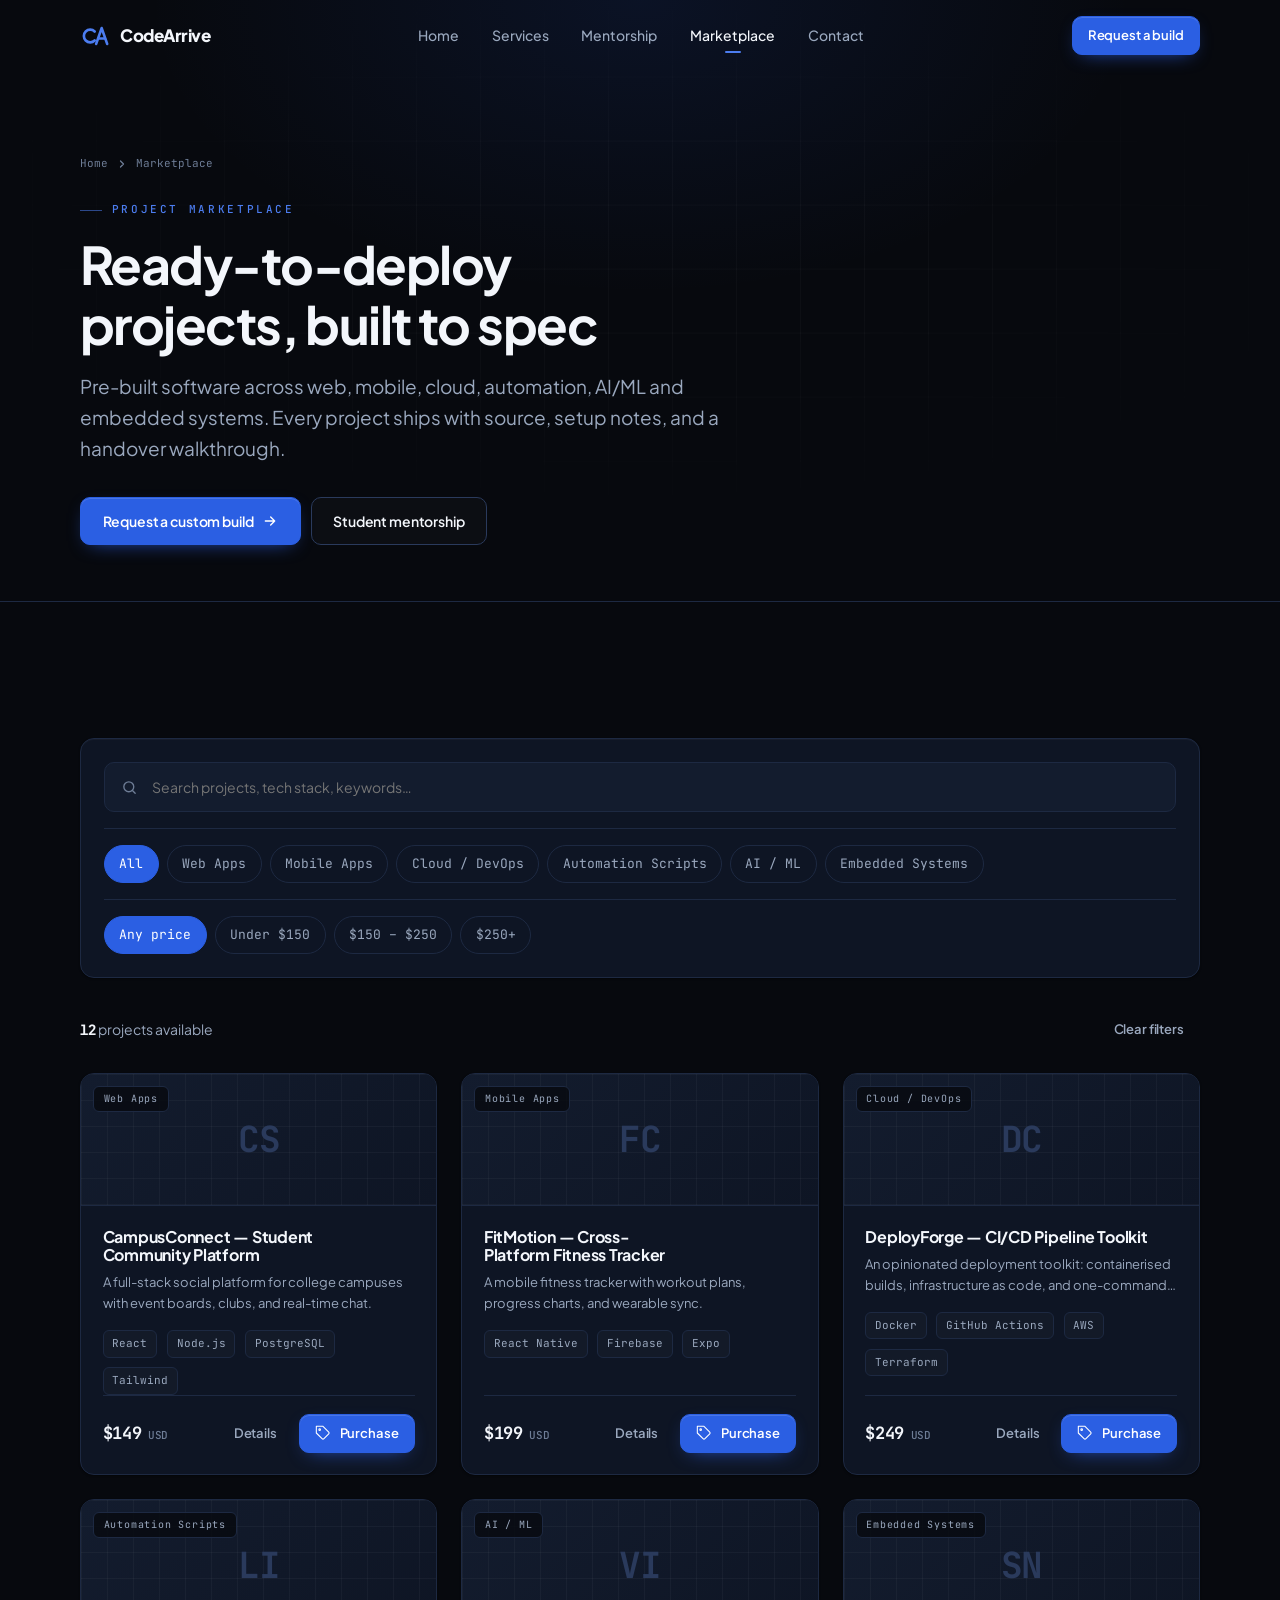
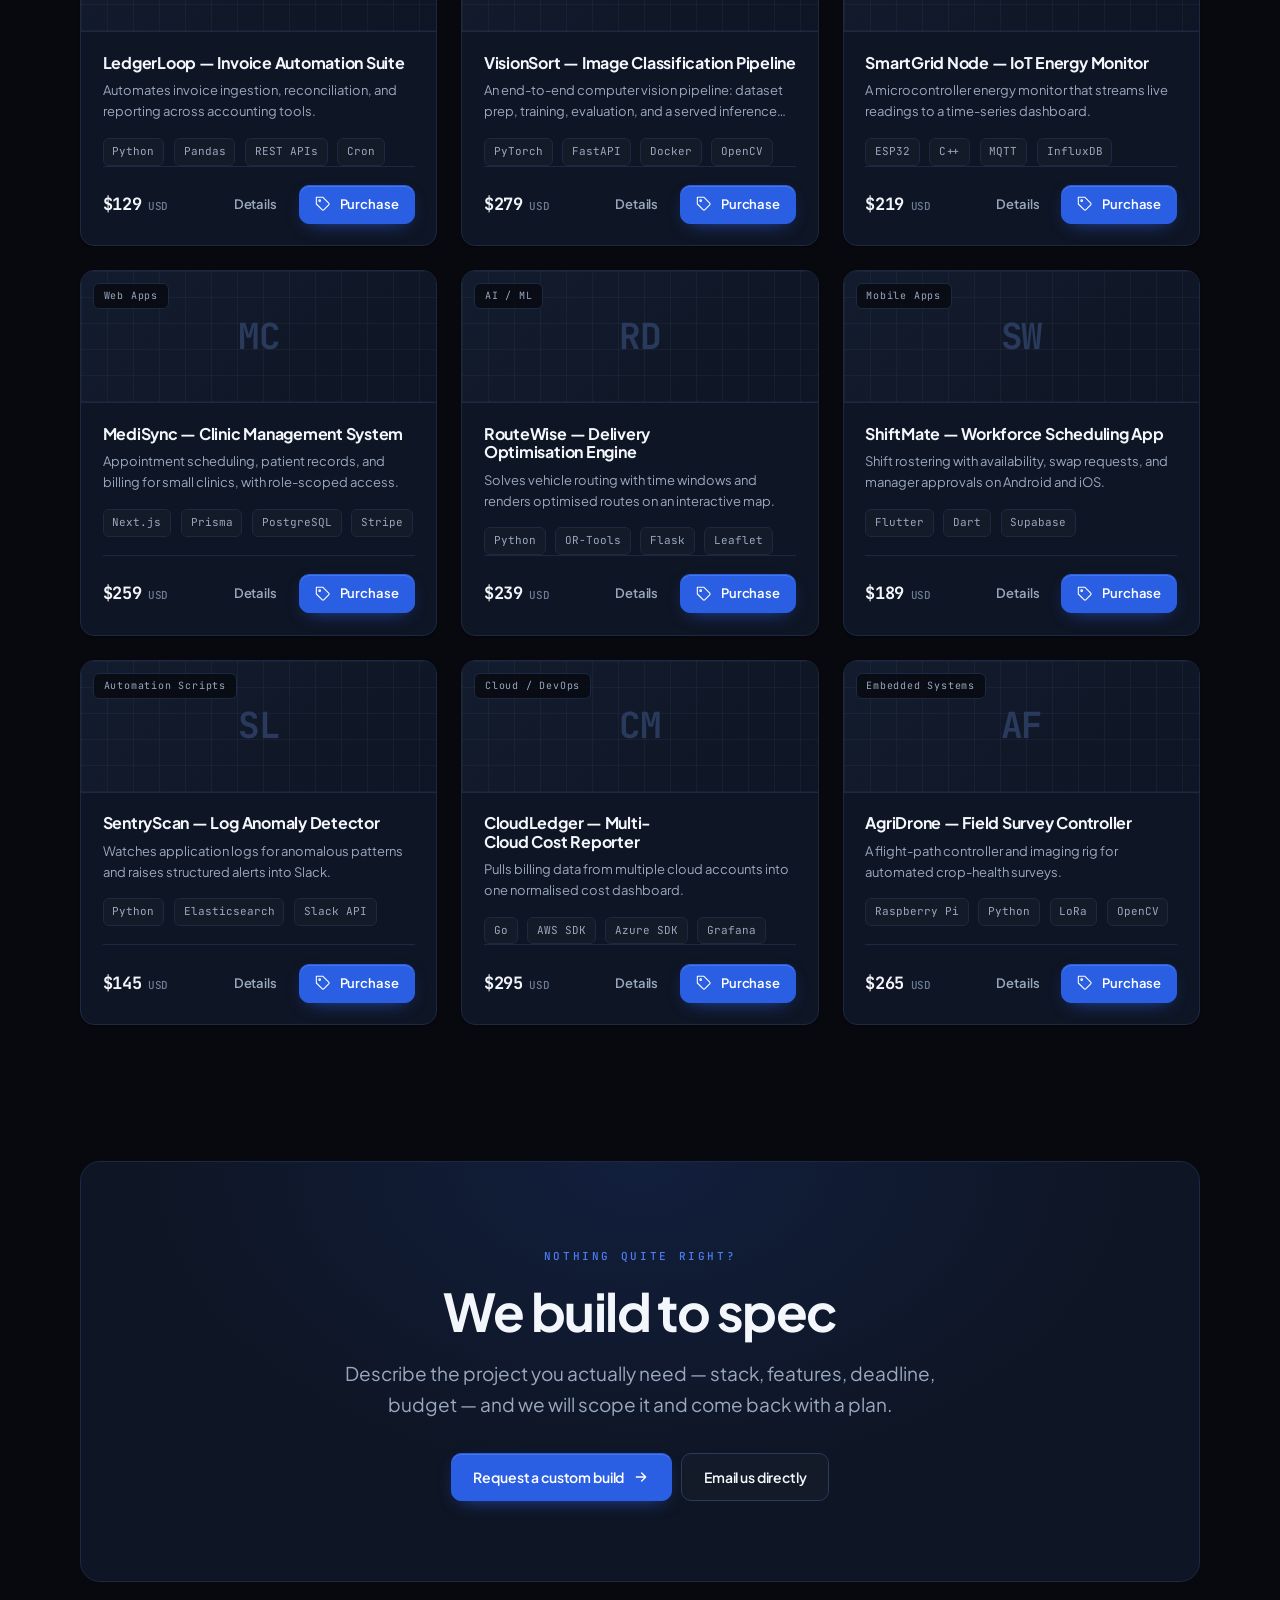
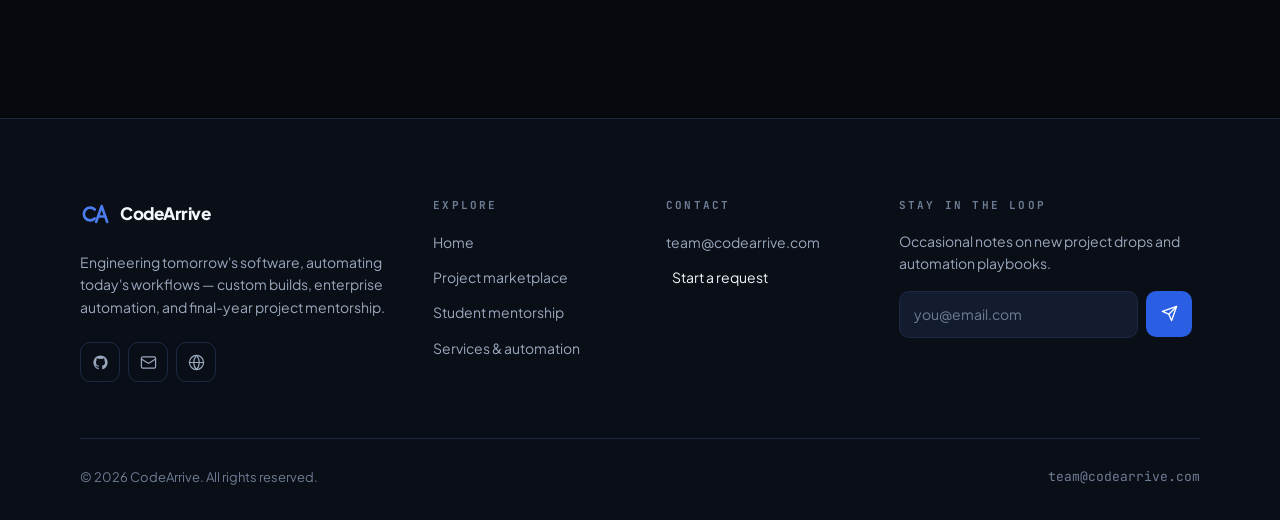
<file: projects/index.html>
<!doctype html>
<html lang="en" class="no-js">
<head>
<meta charset="utf-8">
<meta name="viewport" content="width=device-width, initial-scale=1, viewport-fit=cover">

<title>Project Marketplace — CodeArrive</title>
<meta name="description" content="Browse ready-to-deploy software projects across web, mobile, cloud, automation, AI/ML and embedded systems — or request a fully custom build from CodeArrive.">
<meta name="theme-color" content="#07090e">
<meta name="color-scheme" content="dark">

<link rel="canonical" href="https://naveenist.github.io/projects/">

<meta property="og:type" content="website">
<meta property="og:site_name" content="CodeArrive">
<meta property="og:title" content="Project Marketplace — CodeArrive">
<meta property="og:description" content="Ready-to-deploy software projects, built to spec.">
<meta property="og:image" content="https://naveenist.github.io/assets/img/logo.png">
<meta name="twitter:card" content="summary_large_image">

<link rel="icon" href="../favicon.svg" type="image/svg+xml">
<link rel="apple-touch-icon" href="../assets/img/logo.png">
<link rel="manifest" href="../site.webmanifest">

<link rel="preconnect" href="https://fonts.googleapis.com">
<link rel="preconnect" href="https://fonts.gstatic.com" crossorigin>
<link href="https://fonts.googleapis.com/css2?family=Plus+Jakarta+Sans:wght@400;500;600;700;800&family=JetBrains+Mono:wght@400;500;600&display=swap" rel="stylesheet">

<link rel="stylesheet" href="../assets/css/tokens.css">
<link rel="stylesheet" href="../assets/css/components.css">
<link rel="stylesheet" href="../assets/css/layout.css">
</head>

<body>
<a class="skip-link" href="#main">Skip to content</a>
<div class="scroll-progress" aria-hidden="true"></div>

<header class="site-nav">
  <div class="site-nav__inner">
    <a class="brand" href="../" aria-label="CodeArrive — home">
      <svg class="brand__mark" viewBox="0 0 36 32" fill="none" aria-hidden="true">
        <path d="M17.6 10.6a7.6 7.6 0 1 0 0 10.8" stroke="currentColor" stroke-width="3.2" stroke-linecap="round"/>
        <path d="M19.4 25.5 26 6.5l6.6 19" stroke="currentColor" stroke-width="3.2" stroke-linecap="round" stroke-linejoin="round"/>
        <path d="M22.2 19h7.6" stroke="currentColor" stroke-width="3.2" stroke-linecap="round"/>
      </svg>
      <span class="brand__word">CodeArrive</span>
    </a>

    <nav class="nav-links" aria-label="Primary">
      <a href="../">Home</a>
      <a href="../#services">Services</a>
      <a href="../mentorship/">Mentorship</a>
      <a href="./" aria-current="page">Marketplace</a>
      <a href="../#contact">Contact</a>
    </nav>

    <div class="nav-actions">
      <button type="button" class="btn btn--primary btn--sm" data-open-wizard
              data-heading="Custom Project Request">Request a build</button>
    </div>

    <button class="nav-toggle" type="button" aria-expanded="false" aria-controls="nav-sheet" aria-label="Open menu">
      <span class="nav-toggle__bars" aria-hidden="true"><span></span><span></span><span></span></span>
    </button>
  </div>
</header>

<div class="nav-sheet" id="nav-sheet" aria-hidden="true">
  <nav aria-label="Mobile">
    <a href="../" style="--i:0">Home <span>01</span></a>
    <a href="../#services" style="--i:1">Services &amp; Automation <span>02</span></a>
    <a href="../mentorship/" style="--i:2">Student Mentorship <span>03</span></a>
    <a href="./" style="--i:3" aria-current="page">Project Marketplace <span>04</span></a>
    <a href="../#contact" style="--i:4">Contact <span>05</span></a>
  </nav>
  <div class="nav-sheet__foot">
    <button type="button" class="btn btn--primary btn--block" data-open-wizard
            data-heading="Custom Project Request">Request a build</button>
  </div>
</div>

<main id="main">

  <!-- ====================================================================
       Page header
       ================================================================== -->
  <section class="page-head">
    <div class="blueprint" aria-hidden="true"></div>
    <div class="wrap page-head__inner">
      <nav class="breadcrumb" aria-label="Breadcrumb">
        <a href="../">Home</a>
        <svg viewBox="0 0 24 24" fill="none" stroke="currentColor" stroke-width="2.5" stroke-linecap="round" stroke-linejoin="round" aria-hidden="true"><path d="m9 18 6-6-6-6"/></svg>
        <span aria-current="page">Marketplace</span>
      </nav>

      <div class="section-head">
        <span class="eyebrow">Project marketplace</span>
        <h1 class="h1" style="margin-top:1rem">Ready-to-deploy projects, built to spec</h1>
        <p class="lead" style="margin-top:1rem">
          Pre-built software across web, mobile, cloud, automation, AI/ML and
          embedded systems. Every project ships with source, setup notes, and a
          handover walkthrough.
        </p>
      </div>

      <div class="cluster" style="margin-top:2rem">
        <button type="button" class="btn btn--primary" data-open-wizard
                data-heading="Custom Project Request">
          Request a custom build
          <svg class="icon icon--arrow" viewBox="0 0 24 24" fill="none" stroke="currentColor" stroke-width="2" stroke-linecap="round" stroke-linejoin="round" aria-hidden="true"><path d="M5 12h14m-6-6 6 6-6 6"/></svg>
        </button>
        <a class="btn btn--ghost" href="../mentorship/">Student mentorship</a>
      </div>
    </div>
  </section>

  <!-- ====================================================================
       Filters + grid
       ================================================================== -->
  <section class="section" style="padding-top:clamp(2rem,1.5rem+2vw,3rem)">
    <div class="wrap">

      <div class="panel filters" data-reveal>
        <div class="search">
          <svg viewBox="0 0 24 24" fill="none" stroke="currentColor" stroke-width="1.9" stroke-linecap="round" stroke-linejoin="round" aria-hidden="true"><circle cx="11" cy="11" r="7"/><path d="m20 20-3.5-3.5"/></svg>
          <label class="visually-hidden" for="project-search">Search projects</label>
          <input id="project-search" type="search" data-search
                 placeholder="Search projects, tech stack, keywords…" autocomplete="off">
          <button type="button" class="search__clear" data-search-clear aria-label="Clear search" hidden>
            <svg viewBox="0 0 24 24" fill="none" stroke="currentColor" stroke-width="2" stroke-linecap="round" aria-hidden="true"><path d="M18 6 6 18M6 6l12 12"/></svg>
          </button>
        </div>

        <!-- Both filter rows are populated from assets/js/catalog.js so the
             controls can never drift out of sync with the data. -->
        <div class="filter-row" data-category-filters role="group" aria-label="Filter by category"></div>
        <div class="filter-row" data-price-filters role="group" aria-label="Filter by price"></div>
      </div>

      <div class="results-bar" style="margin-top:2rem">
        <p data-result-count><strong>12</strong> projects available</p>
        <button type="button" class="btn btn--quiet btn--sm" data-reset-filters hidden>
          Clear filters
        </button>
      </div>

      <p class="visually-hidden" role="status" aria-live="polite" data-results-live></p>

      <div class="project-grid" data-project-grid>
        <!-- Rendered by assets/js/projects.js -->
        <noscript>
          <div class="empty-state" style="grid-column:1/-1">
            <h2 class="h3">JavaScript is required to browse the catalogue</h2>
            <p class="muted" style="margin-top:.75rem">
              Enable JavaScript, or email
              <a href="mailto:team@codearrive.com" style="color:var(--royal-hi)">team@codearrive.com</a>
              and we will send the current project list.
            </p>
          </div>
        </noscript>
      </div>

    </div>
  </section>

  <!-- ====================================================================
       Call to action
       ================================================================== -->
  <section class="section" style="padding-top:0">
    <div class="wrap">
      <div class="cta" data-reveal>
        <div class="cta__inner">
          <span class="eyebrow eyebrow--bare">Nothing quite right?</span>
          <h2 class="h1" style="margin-top:1rem">We build to spec</h2>
          <p class="lead" style="margin-top:1rem">
            Describe the project you actually need — stack, features, deadline,
            budget — and we will scope it and come back with a plan.
          </p>
          <div class="cluster" style="justify-content:center;margin-top:2rem">
            <button type="button" class="btn btn--primary" data-open-wizard
                    data-heading="Custom Project Request">
              Request a custom build
              <svg class="icon icon--arrow" viewBox="0 0 24 24" fill="none" stroke="currentColor" stroke-width="2" stroke-linecap="round" stroke-linejoin="round" aria-hidden="true"><path d="M5 12h14m-6-6 6 6-6 6"/></svg>
            </button>
            <a class="btn btn--ghost" href="mailto:team@codearrive.com">Email us directly</a>
          </div>
        </div>
      </div>
    </div>
  </section>

</main>

<footer class="site-footer" id="contact">
  <div class="wrap">
    <div class="footer-grid">
      <div>
        <a class="brand" href="../" aria-label="CodeArrive — home">
          <svg class="brand__mark" viewBox="0 0 36 32" fill="none" aria-hidden="true">
            <path d="M17.6 10.6a7.6 7.6 0 1 0 0 10.8" stroke="currentColor" stroke-width="3.2" stroke-linecap="round"/>
            <path d="M19.4 25.5 26 6.5l6.6 19" stroke="currentColor" stroke-width="3.2" stroke-linecap="round" stroke-linejoin="round"/>
            <path d="M22.2 19h7.6" stroke="currentColor" stroke-width="3.2" stroke-linecap="round"/>
          </svg>
          <span class="brand__word">CodeArrive</span>
        </a>
        <p class="muted" style="margin-top:1rem;max-width:22rem;font-size:var(--t-sm)">
          Engineering tomorrow's software, automating today's workflows — custom
          builds, enterprise automation, and final-year project mentorship.
        </p>
        <div class="social">
          <a href="https://github.com/Naveen-O-Hiremath" aria-label="GitHub" rel="noopener">
            <svg viewBox="0 0 24 24" fill="currentColor" aria-hidden="true"><path d="M12 2A10 10 0 0 0 8.84 21.5c.5.08.66-.23.66-.5v-1.69c-2.77.6-3.36-1.34-3.36-1.34-.46-1.16-1.11-1.47-1.11-1.47-.91-.62.07-.6.07-.6 1 .07 1.53 1.03 1.53 1.03.87 1.52 2.34 1.07 2.91.83.09-.65.35-1.09.63-1.34-2.22-.25-4.55-1.11-4.55-4.94 0-1.1.39-2 1.03-2.71-.1-.25-.45-1.29.1-2.68 0 0 .84-.27 2.75 1.03a9.5 9.5 0 0 1 5 0c1.91-1.3 2.75-1.03 2.75-1.03.55 1.39.2 2.43.1 2.68.64.71 1.03 1.61 1.03 2.71 0 3.84-2.34 4.69-4.57 4.94.36.31.68.92.68 1.85V21c0 .27.16.59.67.5A10 10 0 0 0 12 2Z"/></svg>
          </a>
          <a href="mailto:team@codearrive.com" aria-label="Email">
            <svg viewBox="0 0 24 24" fill="none" stroke="currentColor" stroke-width="1.7" stroke-linecap="round" stroke-linejoin="round" aria-hidden="true"><rect width="20" height="16" x="2" y="4" rx="2"/><path d="m22 7-8.97 5.7a1.94 1.94 0 0 1-2.06 0L2 7"/></svg>
          </a>
          <a href="../" aria-label="Website">
            <svg viewBox="0 0 24 24" fill="none" stroke="currentColor" stroke-width="1.7" stroke-linecap="round" stroke-linejoin="round" aria-hidden="true"><circle cx="12" cy="12" r="10"/><path d="M12 2a15.3 15.3 0 0 1 4 10 15.3 15.3 0 0 1-4 10 15.3 15.3 0 0 1-4-10 15.3 15.3 0 0 1 4-10ZM2 12h20"/></svg>
          </a>
        </div>
      </div>

      <nav aria-label="Footer">
        <h2 class="footer-heading">Explore</h2>
        <ul class="footer-links">
          <li><a href="../">Home</a></li>
          <li><a href="./">Project marketplace</a></li>
          <li><a href="../mentorship/">Student mentorship</a></li>
          <li><a href="../#services">Services &amp; automation</a></li>
        </ul>
      </nav>

      <div>
        <h2 class="footer-heading">Contact</h2>
        <ul class="footer-links">
          <li><a href="mailto:team@codearrive.com">team@codearrive.com</a></li>
          <li><button type="button" class="link-quiet" data-open-wizard
                      data-heading="Custom Project Request" style="font-size:var(--t-sm)">Start a request</button></li>
        </ul>
      </div>

      <div>
        <h2 class="footer-heading">Stay in the loop</h2>
        <p class="muted" style="font-size:var(--t-sm)">
          Occasional notes on new project drops and automation playbooks.
        </p>
        <form class="subscribe" data-subscribe novalidate>
          <label class="visually-hidden" for="subscribe-email">Email address</label>
          <input class="input" id="subscribe-email" type="email" name="email"
                 placeholder="you@email.com" autocomplete="email" required>
          <button type="submit" aria-label="Subscribe">
            <svg viewBox="0 0 24 24" fill="none" stroke="currentColor" stroke-width="1.9" stroke-linecap="round" stroke-linejoin="round" aria-hidden="true"><path d="m22 2-7 20-4-9-9-4Z"/><path d="M22 2 11 13"/></svg>
          </button>
          <p class="form-status" role="status" aria-live="polite"></p>
        </form>
      </div>
    </div>

    <div class="footer-bottom">
      <p>© <span data-year>2026</span> CodeArrive. All rights reserved.</p>
      <p class="mono">team@codearrive.com</p>
    </div>
  </div>
</footer>

<button class="to-top" type="button" aria-label="Back to top">
  <svg viewBox="0 0 24 24" fill="none" stroke="currentColor" stroke-width="2" stroke-linecap="round" stroke-linejoin="round" aria-hidden="true"><path d="m18 15-6-6-6 6"/></svg>
</button>

<!-- ======================================================================
     Project detail dialog. Content is filled in by assets/js/projects.js.
     ==================================================================== -->
<div class="modal modal--wide" id="project-detail" role="dialog" aria-modal="true"
     aria-labelledby="detail-title" aria-hidden="true" hidden>
  <div class="modal__panel">
    <div class="modal__head">
      <div>
        <span class="tag" data-detail-category>Category</span>
        <h2 class="h3" id="detail-title" data-detail-title style="margin-top:.6rem">Project</h2>
      </div>
      <button class="modal__close" type="button" data-close aria-label="Close dialog">
        <svg viewBox="0 0 24 24" fill="none" stroke="currentColor" stroke-width="1.8" stroke-linecap="round" aria-hidden="true"><path d="M18 6 6 18M6 6l12 12"/></svg>
      </button>
    </div>

    <div class="modal__body">
      <div class="project-card__plate" style="border-radius:var(--r-md);border:1px solid var(--line);height:120px">
        <span class="project-card__mono" data-detail-mono aria-hidden="true">CA</span>
      </div>

      <div class="cluster" style="justify-content:space-between;margin-top:1.5rem">
        <span class="eyebrow eyebrow--bare">One-time price</span>
        <span class="price" style="font-size:1.5rem" data-detail-price>$0</span>
      </div>

      <p class="muted" style="margin-top:1rem" data-detail-desc></p>

      <h3 class="footer-heading" style="margin-top:1.75rem;margin-bottom:.75rem">Tech stack</h3>
      <div class="cluster" data-detail-stack></div>

      <h3 class="footer-heading" style="margin-top:1.75rem;margin-bottom:.75rem">Key features</h3>
      <ul class="card__list" style="margin-top:0;padding-top:0;border-top:0;grid-template-columns:repeat(auto-fit,minmax(min(100%,15rem),1fr));display:grid"
          data-detail-features></ul>

      <p class="field__hint" style="margin-top:1.5rem">
        Includes full source, setup guide, and a live handover walkthrough.
        Ownership transfers to you on delivery.
      </p>

      <div class="wizard__nav">
        <button type="button" class="btn btn--ghost" data-close>Close</button>
        <span></span>
        <button type="button" class="btn btn--primary" data-detail-buy>
          Purchase / instant request
          <svg class="icon icon--arrow" viewBox="0 0 24 24" fill="none" stroke="currentColor" stroke-width="2" stroke-linecap="round" stroke-linejoin="round" aria-hidden="true"><path d="M5 12h14m-6-6 6 6-6 6"/></svg>
        </button>
      </div>
    </div>
  </div>
</div>

<script type="module" src="../assets/js/site.js"></script>
<script type="module" src="../assets/js/wizard.js"></script>
<script type="module" src="../assets/js/projects.js"></script>
</body>
</html>
</file>
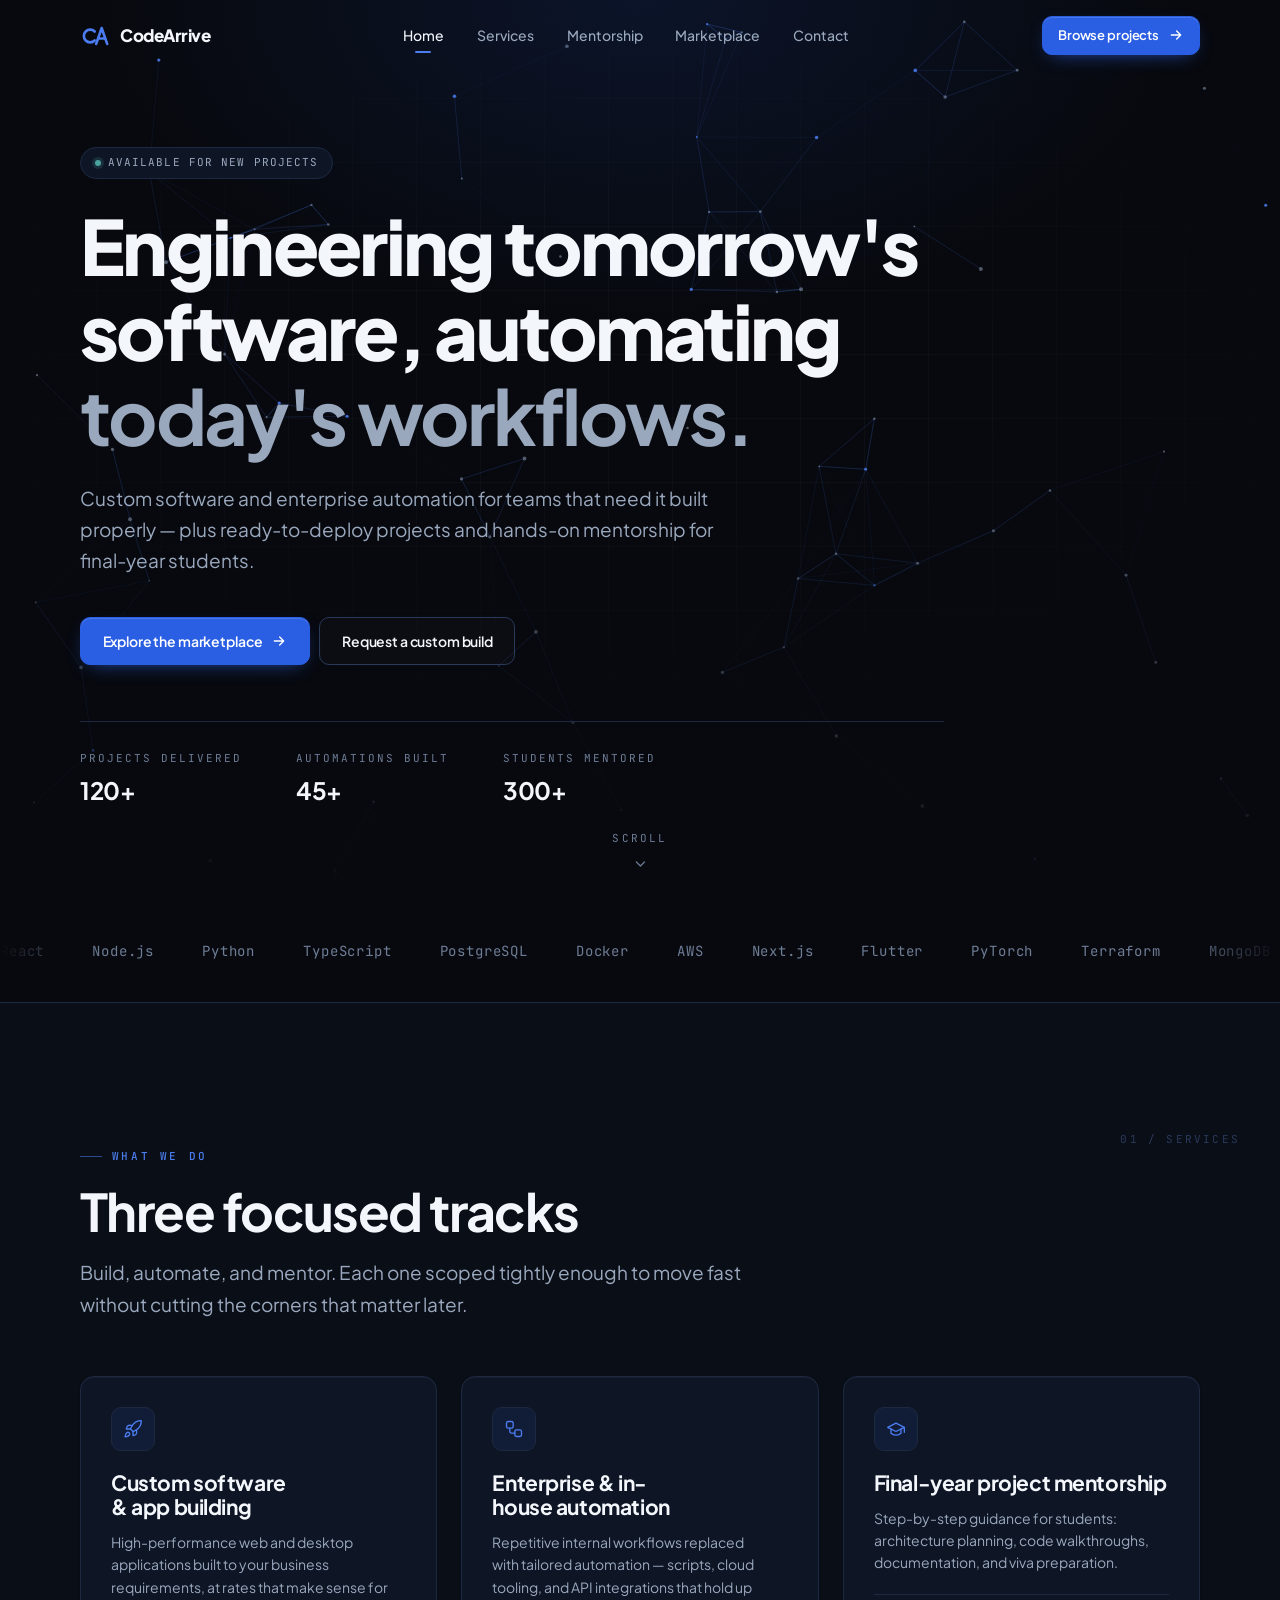
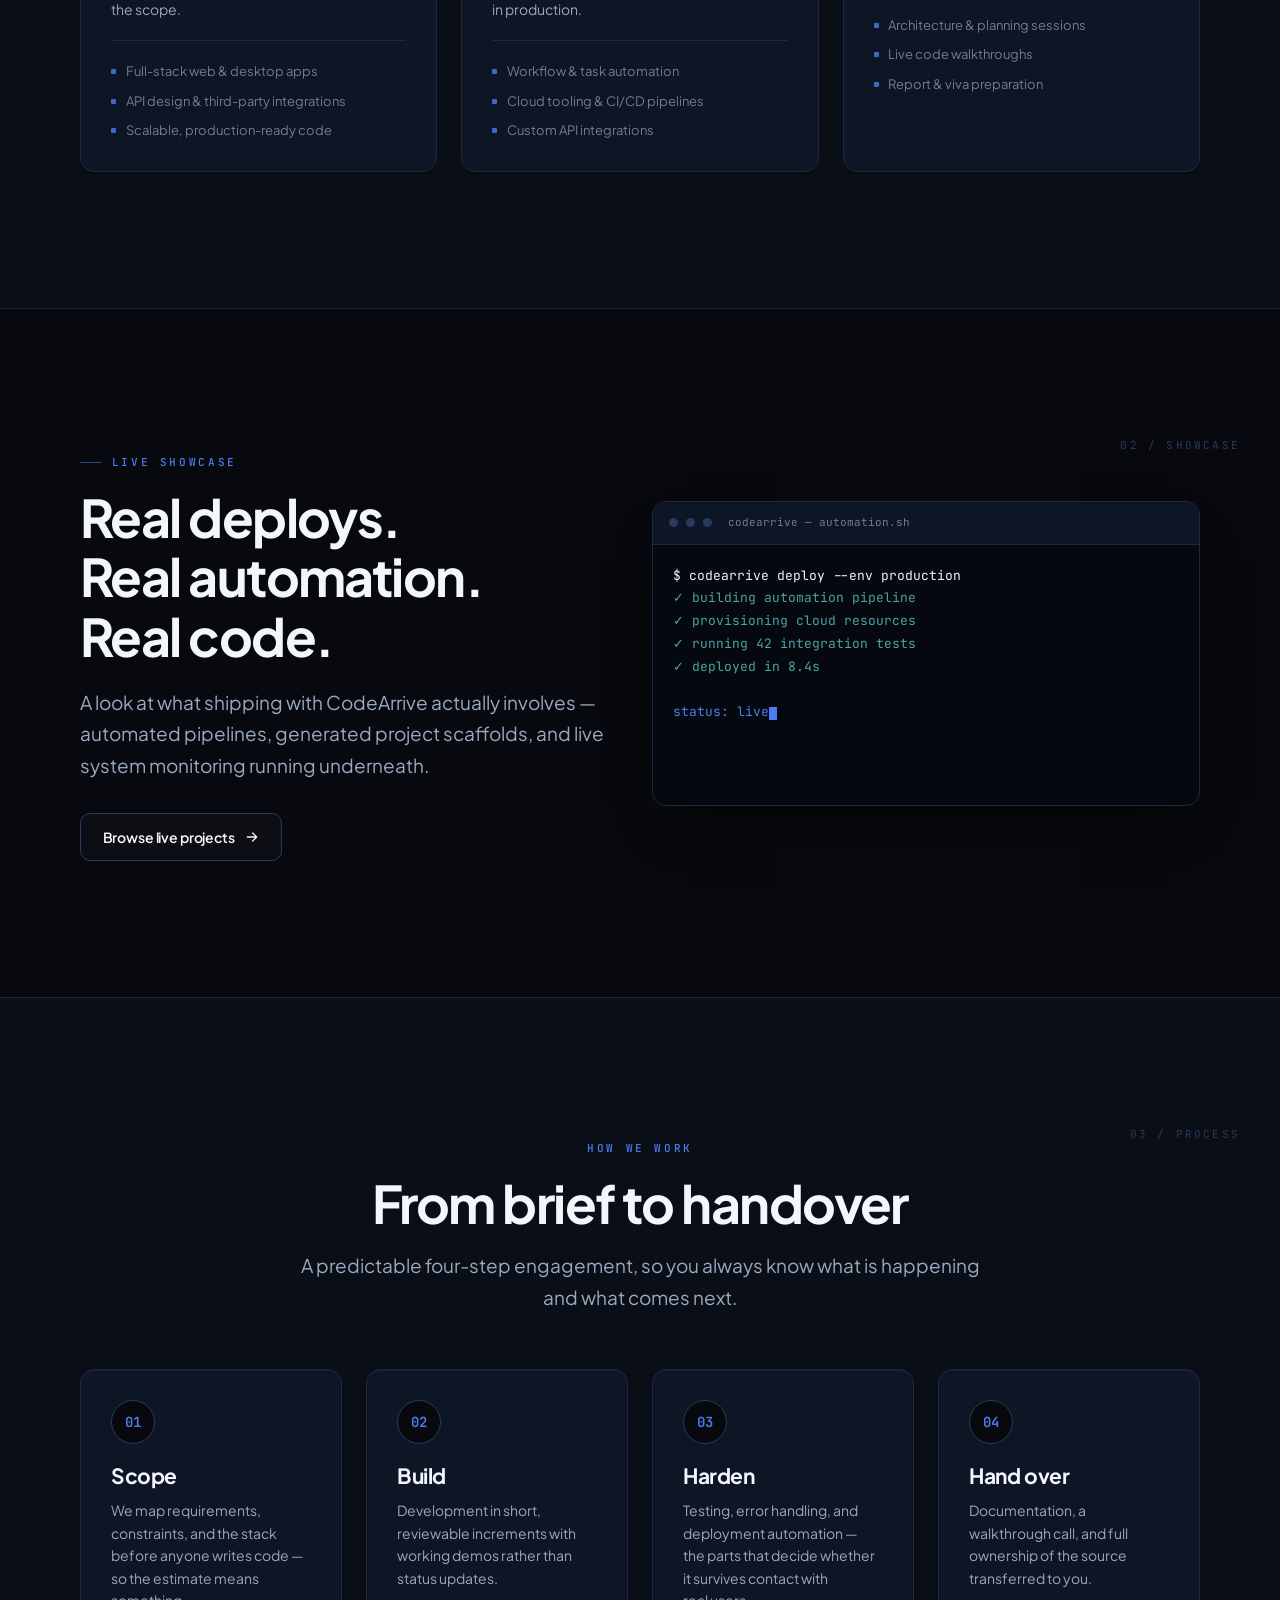
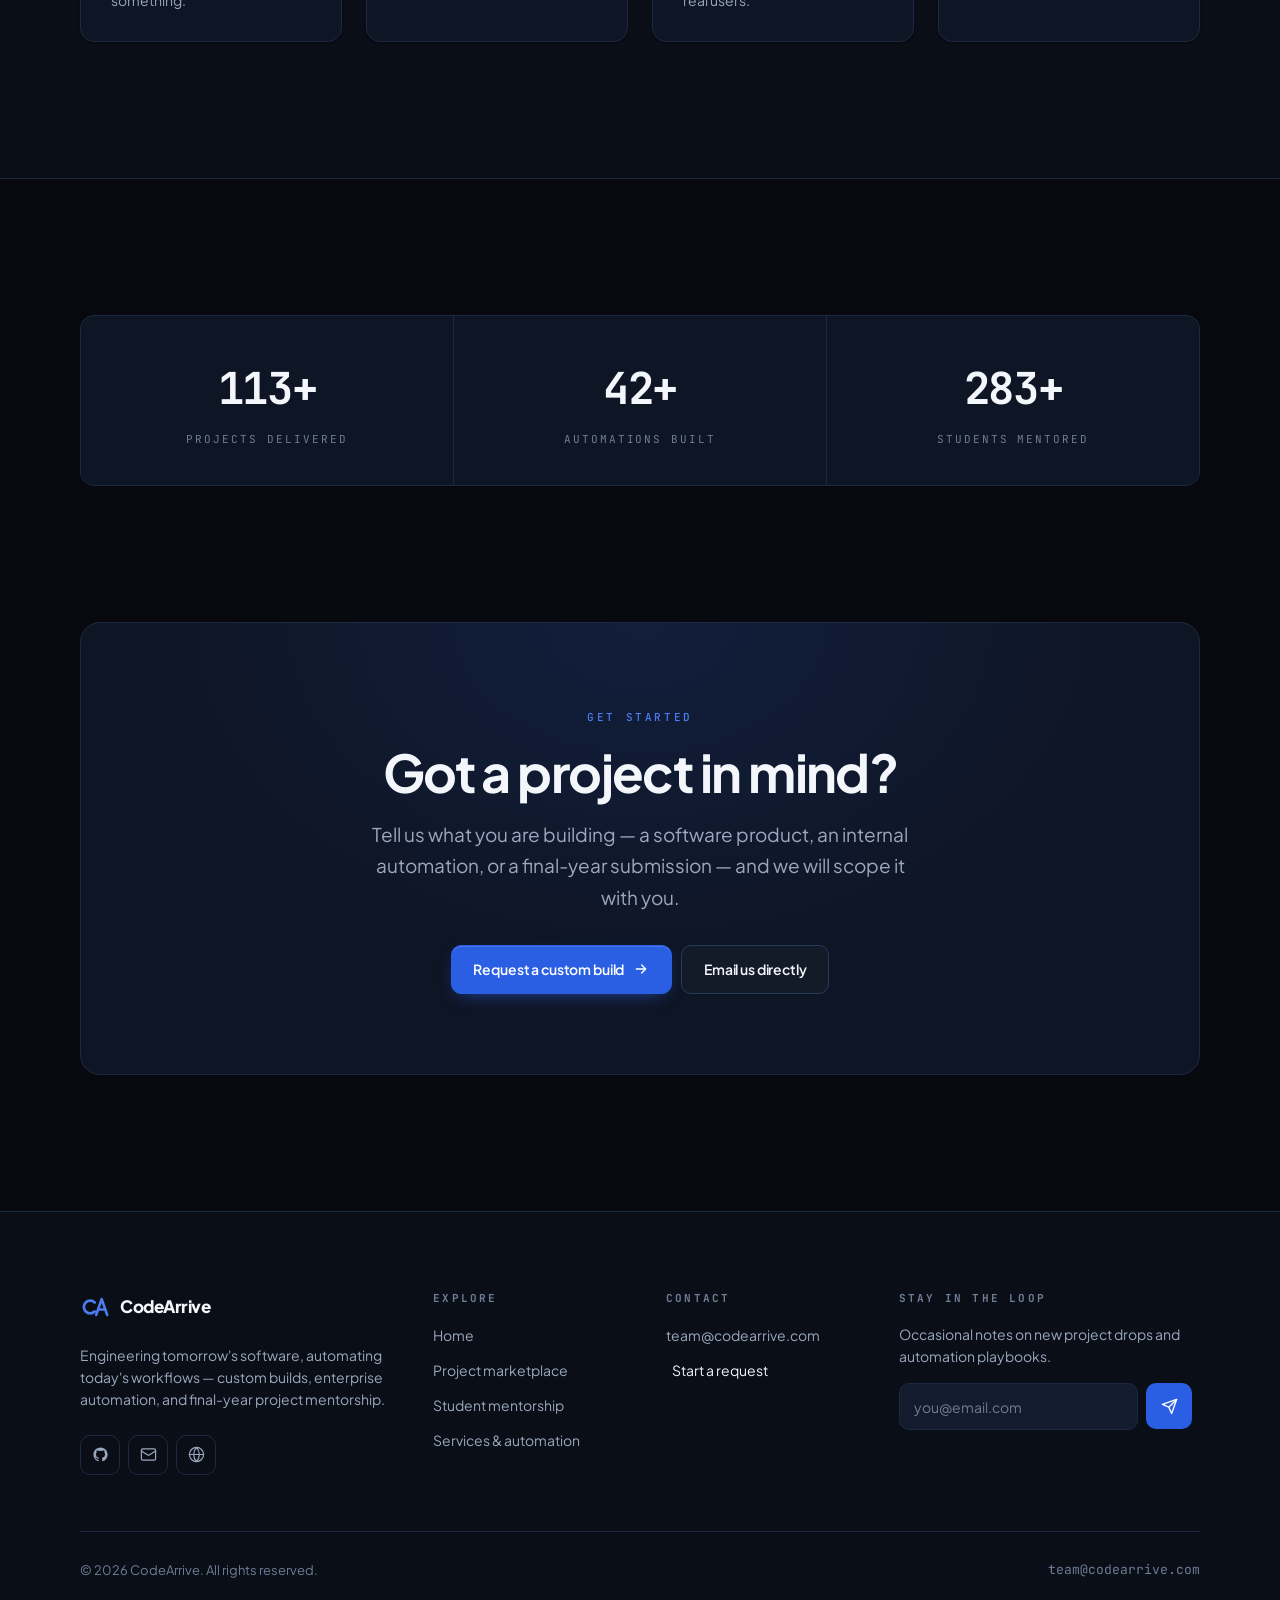
<file: codearrive.html>
<!doctype html>
<html lang="en" class="no-js">
<head>
<meta charset="utf-8">
<meta name="viewport" content="width=device-width, initial-scale=1, viewport-fit=cover">

<title>CodeArrive — Custom Software, Enterprise Automation &amp; Project Mentorship</title>
<meta name="description" content="CodeArrive builds custom software and enterprise automation, and mentors students through final-year projects end to end — architecture, code, documentation and viva prep.">
<meta name="author" content="CodeArrive">
<meta name="theme-color" content="#07090e">
<meta name="color-scheme" content="dark">

<link rel="canonical" href="https://naveenist.github.io/">

<!-- Open Graph / social.
     These stay absolute on purpose: a crawler fetches them from its own
     machine, so a data: URI or a relative path would give it nothing. -->
<meta property="og:type" content="website">
<meta property="og:site_name" content="CodeArrive">
<meta property="og:title" content="CodeArrive — Engineering tomorrow's software">
<meta property="og:description" content="Custom software, enterprise automation, and final-year project mentorship.">
<meta property="og:image" content="https://naveenist.github.io/assets/img/logo.png">
<meta property="og:url" content="https://naveenist.github.io/">
<meta name="twitter:card" content="summary_large_image">
<meta name="twitter:title" content="CodeArrive — Engineering tomorrow's software">
<meta name="twitter:description" content="Custom software, enterprise automation, and final-year project mentorship.">
<meta name="twitter:image" content="https://naveenist.github.io/assets/img/logo.png">

<!-- Icons are inlined, so this document carries no local file dependencies. -->
<link rel="icon" type="image/svg+xml" href="[data-uri]">
<link rel="apple-touch-icon" href="[data-uri]">

<!-- Fonts are the one remote request left. They degrade to the system stack
     declared in --sans / --mono, so the page is correct offline too. -->
<link rel="preconnect" href="https://fonts.googleapis.com">
<link rel="preconnect" href="https://fonts.gstatic.com" crossorigin>
<link href="https://fonts.googleapis.com/css2?family=Plus+Jakarta+Sans:wght@400;500;600;700;800&family=JetBrains+Mono:wght@400;500;600&display=swap" rel="stylesheet">

<script type="application/ld+json">
{
  "@context": "https://schema.org",
  "@type": "ProfessionalService",
  "name": "CodeArrive",
  "description": "Custom software development, enterprise automation, and final-year project mentorship.",
  "email": "team@codearrive.com",
  "url": "https://naveenist.github.io/",
  "areaServed": "Worldwide",
  "serviceType": [
    "Custom Software Development",
    "Enterprise Automation",
    "Student Project Mentorship"
  ]
}
</script>

<!-- FAQ structured data mirrors the mentorship accordion below. -->
<script type="application/ld+json">
{
  "@context": "https://schema.org",
  "@type": "FAQPage",
  "mainEntity": [
    {"@type":"Question","name":"Who owns the code once the project is delivered?","acceptedAnswer":{"@type":"Answer","text":"Full ownership transfers to you on delivery. You are free to modify, extend, redistribute, or present it as your own submitted work."}},
    {"@type":"Question","name":"Do you help with local environment setup?","acceptedAnswer":{"@type":"Answer","text":"Yes. Every delivery includes a setup guide and a live walkthrough call to get the project running on your machine, from dependencies to database configuration."}},
    {"@type":"Question","name":"Can I request custom changes after delivery?","acceptedAnswer":{"@type":"Answer","text":"Small revisions are included with the training and documentation packages. Larger scope changes are scoped and quoted separately."}},
    {"@type":"Question","name":"Will I be able to explain the project in my viva?","acceptedAnswer":{"@type":"Answer","text":"Architecture walkthroughs, code reviews, and mock viva sessions are built into Phase 3, so you can defend every design decision."}},
    {"@type":"Question","name":"What about plagiarism and originality checks?","acceptedAnswer":{"@type":"Answer","text":"Every project is built fresh rather than resold from a template library, and comes with documented architecture explaining each decision in plain language."}},
    {"@type":"Question","name":"Do you provide the presentation and written report?","acceptedAnswer":{"@type":"Answer","text":"Yes. Under the code plus training plus report package you get a presentation deck, a full written report, and viva prep notes alongside the code."}}
  ]
}
</script>

<style>
/* ==========================================================================
   CodeArrive — inlined stylesheet (tokens.css + components.css + layout.css)
   ========================================================================== */
/* ==========================================================================
   CodeArrive - Design tokens, reset and base typography
   --------------------------------------------------------------------------
   Palette rule: the canvas is black and navy, the type is white and silver,
   and royal blue appears ONLY on interactive or emphasised elements. Nothing
   is coloured for decoration. That restraint is what separates this from a
   rainbow-gradient template.
   ========================================================================== */

:root {
  /* --- Canvas ----------------------------------------------------------- */
  --ink: #07090e;          /* page base                                     */
  --ink-soft: #0a0e16;     /* alternating band, breaks up long scrolls      */

  /* --- Surfaces --------------------------------------------------------- */
  --navy: #0e1524;         /* panel                                          */
  --navy-soft: #131c2e;    /* raised panel, inputs                           */
  --navy-hi: #1a2540;      /* hover / pressed                                */

  /* --- Structure -------------------------------------------------------- */
  --line: #1d2942;         /* hairline border                                */
  --line-hi: #2a3a5c;      /* emphasised hairline                            */

  /* --- Accent ----------------------------------------------------------- */
  --royal: #2b5fe3;        /* fills. White text on this is 5.49:1 (AA)       */
  --royal-hi: #4c7df0;     /* accent text. 5.2:1 on --ink (AA)               */
  --royal-lo: #1e47b0;     /* pressed                                        */
  --royal-wash: rgb(43 95 227 / 0.10);
  --royal-edge: rgb(76 125 240 / 0.32);

  /* --- Type ------------------------------------------------------------- */
  --paper: #f3f6fb;        /* primary    16.5:1                              */
  --silver: #9aa8be;       /* secondary   8.3:1                              */
  --steel: #6e7d96;        /* tertiary    4.8:1 - still AA for body text     */

  /* --- Feedback, desaturated so it belongs to the palette --------------- */
  --positive: #4ba3a0;
  --negative: #e08a8a;

  /* --- Typography ------------------------------------------------------- */
  --font-sans: "Plus Jakarta Sans", ui-sans-serif, system-ui, -apple-system,
    "Segoe UI", Roboto, sans-serif;
  --font-mono: "JetBrains Mono", ui-monospace, SFMono-Regular, Menlo,
    Consolas, monospace;

  /* Fluid scale. Every heading interpolates between a phone and a desktop
     size, so there are no awkward jumps at the breakpoints. */
  --t-display: clamp(2.5rem, 1.30rem + 5.0vw, 4.75rem);
  --t-h1: clamp(2rem, 1.35rem + 2.7vw, 3.25rem);
  --t-h2: clamp(1.5rem, 1.16rem + 1.45vw, 2.25rem);
  --t-h3: clamp(1.125rem, 1.03rem + 0.4vw, 1.3125rem);
  --t-lead: clamp(1rem, 0.95rem + 0.32vw, 1.1875rem);
  --t-body: 0.9375rem;
  --t-sm: 0.875rem;
  --t-xs: 0.8125rem;
  --t-micro: 0.6875rem;

  /* --- Space ------------------------------------------------------------ */
  --gutter: clamp(1.25rem, 0.6rem + 2.6vw, 2.5rem);
  --section-y: clamp(4.5rem, 2.5rem + 8vw, 8.5rem);
  --max-w: 1200px;
  --max-w-prose: 46rem;

  /* --- Radius ----------------------------------------------------------- */
  --r-sm: 6px;
  --r-md: 10px;
  --r-lg: 14px;
  --r-xl: 20px;
  --r-pill: 999px;

  /* --- Elevation -------------------------------------------------------- */
  --shadow-sm: 0 1px 2px rgb(0 0 0 / 0.4);
  --shadow-md: 0 12px 28px -18px rgb(0 0 0 / 0.85);
  --shadow-lg: 0 28px 60px -32px rgb(0 0 0 / 0.95);
  --edge-top: inset 0 1px 0 0 rgb(255 255 255 / 0.035);

  /* --- Motion ----------------------------------------------------------- */
  --ease-out: cubic-bezier(0.16, 1, 0.3, 1);      /* entrances, decisive     */
  --ease-in-out: cubic-bezier(0.76, 0, 0.24, 1);  /* two-way, symmetric      */
  --ease-ui: cubic-bezier(0.4, 0, 0.2, 1);        /* hovers, small state     */

  --d-fast: 160ms;
  --d-base: 260ms;
  --d-slow: 520ms;
  --d-reveal: 760ms;

  --nav-h: 72px;
  --z-nav: 100;
  --z-sheet: 150;
  --z-modal: 200;
}

/* ==========================================================================
   Reset
   ========================================================================== */

*,
*::before,
*::after {
  box-sizing: border-box;
}

* {
  margin: 0;
}

html {
  color-scheme: dark;
  -webkit-text-size-adjust: 100%;
  /* Anchor jumps land below the fixed navbar instead of underneath it. */
  scroll-padding-top: calc(var(--nav-h) + 24px);
}

body {
  min-height: 100svh;
  background: var(--ink);
  color: var(--paper);
  font-family: var(--font-sans);
  font-size: var(--t-body);
  line-height: 1.6;
  font-synthesis-weight: none;
  -webkit-font-smoothing: antialiased;
  -moz-osx-font-smoothing: grayscale;
  text-rendering: optimizeLegibility;
  /* `clip` rather than `hidden` so position:sticky still works inside. */
  overflow-x: clip;
}

img,
picture,
svg,
canvas,
video {
  display: block;
  max-width: 100%;
}

input,
button,
textarea,
select {
  font: inherit;
  color: inherit;
}

button {
  background: none;
  border: 0;
  cursor: pointer;
}

a {
  color: inherit;
  text-decoration: none;
}

ul,
ol {
  list-style: none;
  padding: 0;
}

h1,
h2,
h3,
h4 {
  font-weight: 700;
  line-height: 1.15;
  letter-spacing: -0.02em;
  text-wrap: balance;
}

p {
  text-wrap: pretty;
}

:target {
  scroll-margin-top: calc(var(--nav-h) + 24px);
}

/* ==========================================================================
   Base type helpers
   ========================================================================== */

.display {
  font-size: var(--t-display);
  /* Still tighter than the 1.15 the headings use - it is display type at
     4.75rem - but 1.04 stacked the lines closer than the font's own 1.26em
     content area, so descenders ran into the line below. */
  line-height: 1.12;
  letter-spacing: -0.035em;
  font-weight: 800;
}

.h1 { font-size: var(--t-h1); letter-spacing: -0.03em; }
.h2 { font-size: var(--t-h2); letter-spacing: -0.025em; }
.h3 { font-size: var(--t-h3); letter-spacing: -0.015em; }

.lead {
  font-size: var(--t-lead);
  line-height: 1.65;
  color: var(--silver);
}

.muted { color: var(--silver); }
.dim { color: var(--steel); }
.mono { font-family: var(--font-mono); }

/* The enterprise micro-label: mono, uppercase, wide tracking. */
.eyebrow {
  display: inline-flex;
  align-items: center;
  gap: 0.6rem;
  font-family: var(--font-mono);
  font-size: var(--t-micro);
  font-weight: 500;
  letter-spacing: 0.24em;
  text-transform: uppercase;
  color: var(--royal-hi);
}

.eyebrow::before {
  content: "";
  width: 22px;
  height: 1px;
  background: currentColor;
  opacity: 0.55;
}

.eyebrow--bare::before { display: none; }

/* ==========================================================================
   Selection, focus, scrollbar
   ========================================================================== */

::selection {
  background: var(--royal);
  color: #fff;
}

/* One focus treatment everywhere. Keyboard users get a ring; mouse users
   never see it. */
:focus-visible {
  outline: 2px solid var(--royal-hi);
  outline-offset: 3px;
  border-radius: var(--r-sm);
}

:focus:not(:focus-visible) {
  outline: none;
}

* {
  scrollbar-width: thin;
  scrollbar-color: var(--line-hi) transparent;
}

::-webkit-scrollbar { width: 11px; height: 11px; }
::-webkit-scrollbar-track { background: transparent; }
::-webkit-scrollbar-thumb {
  background: var(--line-hi);
  border: 3px solid var(--ink);
  border-radius: var(--r-pill);
}
::-webkit-scrollbar-thumb:hover { background: var(--steel); }

/* ==========================================================================
   Accessibility helpers
   ========================================================================== */

.visually-hidden {
  position: absolute !important;
  width: 1px;
  height: 1px;
  padding: 0;
  overflow: hidden;
  clip: rect(0 0 0 0);
  clip-path: inset(50%);
  white-space: nowrap;
  border: 0;
}

.skip-link {
  position: fixed;
  top: 0;
  left: 50%;
  transform: translate(-50%, -140%);
  z-index: 999;
  padding: 0.75rem 1.5rem;
  background: var(--royal);
  color: #fff;
  font-size: var(--t-sm);
  font-weight: 600;
  border-radius: 0 0 var(--r-md) var(--r-md);
  transition: transform var(--d-base) var(--ease-out);
}

.skip-link:focus {
  transform: translate(-50%, 0);
}

/* ==========================================================================
   Reduced motion - remove movement, never remove content
   ========================================================================== */

@media (prefers-reduced-motion: reduce) {
  *,
  *::before,
  *::after {
    animation-duration: 0.01ms !important;
    animation-iteration-count: 1 !important;
    transition-duration: 0.01ms !important;
    scroll-behavior: auto !important;
  }
}

/* ==========================================================================
   Print - flatten to ink on paper
   ========================================================================== */

@media print {
  body { background: #fff; color: #000; }
  .site-nav,
  .site-footer,
  .hero-canvas,
  .to-top,
  .scroll-progress { display: none !important; }
  .panel, .card { border: 1px solid #ccc; background: #fff; box-shadow: none; }
  a[href^="http"]::after { content: " (" attr(href) ")"; font-size: 0.8em; }
}


/* ==========================================================================
   CodeArrive - Components
   Buttons, surfaces, cards, forms, modal, accordion, and the scroll-reveal
   animation system.
   ========================================================================== */

/* ==========================================================================
   Layout primitives
   ========================================================================== */

.wrap {
  width: 100%;
  max-width: var(--max-w);
  margin-inline: auto;
  padding-inline: var(--gutter);
}

.wrap--narrow { max-width: 900px; }
.prose { max-width: var(--max-w-prose); }

.section {
  position: relative;
  padding-block: var(--section-y);
}

/* Alternating band, with hairlines to make the change of surface deliberate
   rather than accidental. */
.section--band {
  background: var(--ink-soft);
  border-block: 1px solid var(--line);
}

.stack > * + * { margin-top: var(--stack-gap, 1rem); }

.grid { display: grid; gap: clamp(1rem, 0.6rem + 1.4vw, 1.5rem); }
.grid--2 { grid-template-columns: repeat(auto-fit, minmax(min(100%, 20rem), 1fr)); }
.grid--3 { grid-template-columns: repeat(auto-fit, minmax(min(100%, 17.5rem), 1fr)); }

.rule {
  height: 1px;
  border: 0;
  background: linear-gradient(to right, transparent, var(--line-hi), transparent);
}

/* Structural blueprint grid. Reads as engineering drafting, not as a glow. */
.blueprint {
  position: absolute;
  inset: 0;
  pointer-events: none;
  background-image:
    linear-gradient(to right, rgb(255 255 255 / 0.028) 1px, transparent 1px),
    linear-gradient(to bottom, rgb(255 255 255 / 0.028) 1px, transparent 1px);
  background-size: 64px 64px;
  background-position: center;
  -webkit-mask-image: radial-gradient(ellipse 80% 62% at 50% 42%, #000 25%, transparent 76%);
  mask-image: radial-gradient(ellipse 80% 62% at 50% 42%, #000 25%, transparent 76%);
}

/* ==========================================================================
   Surfaces
   ========================================================================== */

.panel {
  background: var(--navy);
  border: 1px solid var(--line);
  border-radius: var(--r-lg);
  box-shadow: var(--edge-top), var(--shadow-sm);
}

.panel--raised {
  background: var(--navy-soft);
  box-shadow: var(--edge-top), var(--shadow-lg);
}

/* ==========================================================================
   Buttons
   ========================================================================== */

.btn {
  --btn-bg: transparent;
  --btn-fg: var(--paper);
  --btn-bd: var(--line-hi);

  position: relative;
  display: inline-flex;
  align-items: center;
  justify-content: center;
  gap: 0.55rem;
  min-height: 44px;              /* touch target floor */
  padding: 0.75rem 1.35rem;
  background: var(--btn-bg);
  color: var(--btn-fg);
  border: 1px solid var(--btn-bd);
  border-radius: var(--r-md);
  font-size: var(--t-sm);
  font-weight: 600;
  letter-spacing: -0.01em;
  white-space: nowrap;
  cursor: pointer;
  isolation: isolate;
  transition:
    background-color var(--d-fast) var(--ease-ui),
    border-color var(--d-fast) var(--ease-ui),
    color var(--d-fast) var(--ease-ui),
    transform var(--d-fast) var(--ease-ui),
    box-shadow var(--d-base) var(--ease-ui);
}

.btn:hover { transform: translateY(-1px); }
.btn:active { transform: translateY(0); transition-duration: 60ms; }

.btn[disabled],
.btn[aria-disabled="true"] {
  opacity: 0.45;
  pointer-events: none;
}

/* Primary - the only solid royal fill on the page. */
.btn--primary {
  --btn-bg: var(--royal);
  --btn-fg: #fff;
  --btn-bd: var(--royal);
  box-shadow: 0 1px 0 0 rgb(255 255 255 / 0.14) inset, 0 6px 20px -10px var(--royal);
}
.btn--primary:hover { --btn-bg: #3a6cea; --btn-bd: #3a6cea; }
.btn--primary:active { --btn-bg: var(--royal-lo); --btn-bd: var(--royal-lo); }

/* Secondary - hairline outline on the canvas. */
.btn--ghost {
  --btn-bg: rgb(255 255 255 / 0.02);
}
.btn--ghost:hover {
  --btn-bg: var(--navy-hi);
  --btn-bd: var(--line-hi);
}

/* Tertiary - text only, for low-priority actions. */
.btn--quiet {
  --btn-bd: transparent;
  --btn-fg: var(--silver);
  padding-inline: 0.85rem;
}
.btn--quiet:hover { --btn-fg: var(--paper); --btn-bg: rgb(255 255 255 / 0.04); }

.btn--sm { min-height: 38px; padding: 0.5rem 0.95rem; font-size: var(--t-xs); }
.btn--block { width: 100%; }

.btn .icon {
  width: 1rem;
  height: 1rem;
  flex: none;
  transition: transform var(--d-base) var(--ease-out);
}

/* The arrow nudges forward on hover - a small, deliberate signal of
   direction rather than a bouncing animation. */
.btn:hover .icon--arrow { transform: translateX(3px); }

/* ==========================================================================
   Tags, chips, pills
   ========================================================================== */

.tag {
  display: inline-flex;
  align-items: center;
  gap: 0.35rem;
  padding: 0.25rem 0.55rem;
  border: 1px solid var(--line);
  border-radius: var(--r-sm);
  background: rgb(255 255 255 / 0.02);
  font-family: var(--font-mono);
  font-size: var(--t-micro);
  color: var(--silver);
  white-space: nowrap;
}

.badge {
  display: inline-flex;
  align-items: center;
  gap: 0.45rem;
  padding: 0.4rem 0.85rem;
  border: 1px solid var(--line);
  border-radius: var(--r-pill);
  background: var(--navy);
  font-family: var(--font-mono);
  font-size: var(--t-micro);
  letter-spacing: 0.1em;
  text-transform: uppercase;
  color: var(--silver);
}

.badge .dot {
  width: 6px;
  height: 6px;
  border-radius: 50%;
  background: var(--positive);
  box-shadow: 0 0 0 3px rgb(75 163 160 / 0.18);
}

/* Filter chip - a real <button>, so it is keyboard operable by default. */
.chip {
  min-height: 38px;
  padding: 0.45rem 0.9rem;
  border: 1px solid var(--line);
  border-radius: var(--r-pill);
  background: transparent;
  font-family: var(--font-mono);
  font-size: var(--t-xs);
  color: var(--silver);
  transition:
    background-color var(--d-fast) var(--ease-ui),
    border-color var(--d-fast) var(--ease-ui),
    color var(--d-fast) var(--ease-ui);
}

.chip:hover { color: var(--paper); border-color: var(--line-hi); }

.chip[aria-pressed="true"] {
  background: var(--royal);
  border-color: var(--royal);
  color: #fff;
}

/* ==========================================================================
   Cards
   ========================================================================== */

.card {
  position: relative;
  display: flex;
  flex-direction: column;
  height: 100%;
  padding: clamp(1.4rem, 1rem + 1.1vw, 2rem);
  background: var(--navy);
  border: 1px solid var(--line);
  border-radius: var(--r-lg);
  box-shadow: var(--edge-top), var(--shadow-sm);
  transition:
    transform var(--d-slow) var(--ease-out),
    border-color var(--d-base) var(--ease-ui),
    background-color var(--d-base) var(--ease-ui);
}

.card--interactive:hover {
  transform: translateY(-4px);
  border-color: var(--line-hi);
  background: var(--navy-soft);
}

/* A hairline of accent that draws itself along the top edge on hover. */
.card--interactive::before {
  content: "";
  position: absolute;
  inset-inline: -1px;
  top: -1px;
  height: 1px;
  background: linear-gradient(to right, transparent, var(--royal-hi), transparent);
  transform: scaleX(0);
  transition: transform var(--d-slow) var(--ease-out);
}
.card--interactive:hover::before,
.card--interactive:focus-within::before { transform: scaleX(1); }

.card__icon {
  display: grid;
  place-items: center;
  width: 44px;
  height: 44px;
  border: 1px solid var(--line);
  border-radius: var(--r-md);
  background: var(--royal-wash);
  color: var(--royal-hi);
  flex: none;
}

.card__icon svg { width: 20px; height: 20px; }

.card__title { font-size: var(--t-h3); margin-top: 1.25rem; }
.card__body { margin-top: 0.7rem; color: var(--silver); font-size: var(--t-sm); }

.card__list {
  margin-top: 1.25rem;
  padding-top: 1.25rem;
  border-top: 1px solid var(--line);
  display: grid;
  gap: 0.55rem;
}

.card__list li {
  display: flex;
  align-items: flex-start;
  gap: 0.6rem;
  font-size: var(--t-xs);
  color: var(--steel);
}

.card__list li::before {
  content: "";
  width: 5px;
  height: 5px;
  margin-top: 0.5rem;
  flex: none;
  border-radius: 1px;
  background: var(--royal-hi);
  opacity: 0.8;
}

/* ==========================================================================
   Forms
   ========================================================================== */

.field { display: block; }

.field__label {
  display: block;
  margin-bottom: 0.45rem;
  font-size: var(--t-xs);
  font-weight: 600;
  color: var(--silver);
}

.field__label .req { color: var(--royal-hi); margin-left: 2px; }

.field__hint {
  margin-top: 0.4rem;
  font-size: var(--t-micro);
  color: var(--steel);
}

.input,
.textarea,
.select {
  width: 100%;
  min-height: 46px;
  padding: 0.7rem 0.9rem;
  background: var(--navy-soft);
  color: var(--paper);
  border: 1px solid var(--line);
  border-radius: var(--r-md);
  font-size: var(--t-sm);
  transition:
    border-color var(--d-fast) var(--ease-ui),
    box-shadow var(--d-fast) var(--ease-ui),
    background-color var(--d-fast) var(--ease-ui);
}

.textarea { min-height: 96px; resize: vertical; line-height: 1.6; }

.input::placeholder,
.textarea::placeholder { color: var(--steel); }

.input:hover,
.textarea:hover,
.select:hover { border-color: var(--line-hi); }

.input:focus,
.textarea:focus,
.select:focus {
  outline: none;
  border-color: var(--royal);
  box-shadow: 0 0 0 3px var(--royal-wash);
  background: var(--navy-hi);
}

/* Native select arrow replaced with an inline SVG so it matches the palette. */
.select {
  appearance: none;
  padding-right: 2.4rem;
  background-image: url("data:image/svg+xml,%3Csvg xmlns='http://www.w3.org/2000/svg' viewBox='0 0 24 24' fill='none' stroke='%239aa8be' stroke-width='2' stroke-linecap='round' stroke-linejoin='round'%3E%3Cpath d='m6 9 6 6 6-6'/%3E%3C/svg%3E");
  background-repeat: no-repeat;
  background-position: right 0.8rem center;
  background-size: 16px;
}

.select option { background: var(--navy); color: var(--paper); }

input[type="date"]::-webkit-calendar-picker-indicator {
  filter: invert(0.65);
  cursor: pointer;
}

/* Chrome paints autofilled inputs white - override it. */
.input:-webkit-autofill,
.input:-webkit-autofill:hover,
.input:-webkit-autofill:focus,
.textarea:-webkit-autofill {
  -webkit-text-fill-color: var(--paper);
  -webkit-box-shadow: 0 0 0 1000px var(--navy-soft) inset;
  caret-color: var(--paper);
  transition: background-color 9999s ease-out;
}

/* Invalid state is announced by aria-invalid, and mirrored visually here. */
[aria-invalid="true"] {
  border-color: var(--negative) !important;
}
[aria-invalid="true"]:focus {
  box-shadow: 0 0 0 3px rgb(224 138 138 / 0.16) !important;
}

.field__error {
  display: none;
  margin-top: 0.4rem;
  font-size: var(--t-micro);
  color: var(--negative);
}
.field__error.is-shown { display: block; }

/* Radio-style option rows built from real buttons. */
.option {
  display: block;
  width: 100%;
  padding: 0.85rem 1rem;
  text-align: left;
  background: transparent;
  border: 1px solid var(--line);
  border-radius: var(--r-md);
  transition:
    border-color var(--d-fast) var(--ease-ui),
    background-color var(--d-fast) var(--ease-ui);
}

.option:hover { background: var(--navy-hi); border-color: var(--line-hi); }

.option[aria-pressed="true"] {
  border-color: var(--royal);
  background: var(--royal-wash);
}

.option__title { font-size: var(--t-sm); font-weight: 600; }
.option__hint { margin-top: 0.15rem; font-size: var(--t-micro); color: var(--steel); }

/* ==========================================================================
   Modal / dialog
   ========================================================================== */

.modal {
  position: fixed;
  inset: 0;
  z-index: var(--z-modal);
  display: grid;
  place-items: center;
  padding: var(--gutter);
  background: rgb(3 5 9 / 0.72);
  backdrop-filter: blur(6px);
  -webkit-backdrop-filter: blur(6px);
  opacity: 0;
  visibility: hidden;
  transition:
    opacity var(--d-base) var(--ease-ui),
    visibility var(--d-base) var(--ease-ui);
}

.modal.is-open { opacity: 1; visibility: visible; }

.modal__panel {
  width: 100%;
  max-width: 34rem;
  max-height: min(88svh, 52rem);
  overflow-y: auto;
  overscroll-behavior: contain;
  background: var(--navy);
  border: 1px solid var(--line);
  border-radius: var(--r-xl);
  box-shadow: var(--edge-top), var(--shadow-lg);
  transform: translateY(18px) scale(0.985);
  opacity: 0;
  transition:
    transform var(--d-slow) var(--ease-out),
    opacity var(--d-base) var(--ease-out);
}

.modal.is-open .modal__panel { transform: none; opacity: 1; }

.modal--wide .modal__panel { max-width: 44rem; }

.modal__head {
  position: sticky;
  top: 0;
  z-index: 1;
  display: flex;
  align-items: flex-start;
  justify-content: space-between;
  gap: 1rem;
  padding: 1.5rem clamp(1.25rem, 1rem + 1vw, 2rem);
  background: var(--navy);
  border-bottom: 1px solid var(--line);
}

.modal__body { padding: clamp(1.25rem, 1rem + 1vw, 2rem); }

.modal__close {
  display: grid;
  place-items: center;
  width: 40px;
  height: 40px;
  flex: none;
  margin: -0.4rem -0.5rem 0 0;
  border-radius: var(--r-md);
  color: var(--steel);
  transition: color var(--d-fast) var(--ease-ui), background-color var(--d-fast) var(--ease-ui);
}
.modal__close:hover { color: var(--paper); background: var(--navy-hi); }
.modal__close svg { width: 20px; height: 20px; }

/* On phones the dialog becomes a bottom sheet - far easier to reach. */
@media (max-width: 640px) {
  .modal { padding: 0; align-items: end; }
  .modal__panel {
    max-width: none;
    max-height: 92svh;
    border-radius: var(--r-xl) var(--r-xl) 0 0;
    transform: translateY(100%);
  }
}

/* ==========================================================================
   Accordion
   ========================================================================== */

.accordion { border: 1px solid var(--line); border-radius: var(--r-lg); overflow: hidden; }
.accordion__item + .accordion__item { border-top: 1px solid var(--line); }

.accordion__trigger {
  display: flex;
  align-items: center;
  justify-content: space-between;
  gap: 1rem;
  width: 100%;
  min-height: 60px;
  padding: 1.15rem clamp(1rem, 0.8rem + 0.8vw, 1.5rem);
  text-align: left;
  font-size: var(--t-sm);
  font-weight: 600;
  background: transparent;
  transition: background-color var(--d-fast) var(--ease-ui);
}

.accordion__trigger:hover { background: rgb(255 255 255 / 0.025); }
.accordion__trigger[aria-expanded="true"] { background: rgb(255 255 255 / 0.02); }

.accordion__trigger svg {
  width: 18px;
  height: 18px;
  flex: none;
  color: var(--royal-hi);
  transition: transform var(--d-base) var(--ease-in-out);
}
.accordion__trigger[aria-expanded="true"] svg { transform: rotate(180deg); }

/* Height is animated from an inline pixel value set by JS, so the panel can
   still size itself to its content. */
.accordion__panel {
  height: 0;
  overflow: hidden;
  transition: height var(--d-base) var(--ease-in-out);
}

.accordion__panel > div {
  padding: 0 clamp(1rem, 0.8rem + 0.8vw, 1.5rem) 1.35rem;
  color: var(--silver);
  font-size: var(--t-sm);
}

/* ==========================================================================
   Scroll-reveal
   --------------------------------------------------------------------------
   Elements start slightly low and transparent; an IntersectionObserver adds
   .is-visible. --i staggers siblings. Motion is small (18px) and eased out -
   noticeable but never bouncy.
   ========================================================================== */

[data-reveal] {
  opacity: 0;
  transform: translateY(18px);
  transition:
    opacity var(--d-reveal) var(--ease-out),
    transform var(--d-reveal) var(--ease-out);
  transition-delay: calc(var(--i, 0) * 80ms);
}

[data-reveal].is-visible {
  opacity: 1;
  transform: none;
}

/* If JS never runs, content must still be readable. */
.no-js [data-reveal] { opacity: 1; transform: none; }

@media (prefers-reduced-motion: reduce) {
  [data-reveal] { opacity: 1; transform: none; transition: none; }
}

/* ==========================================================================
   Utility
   ========================================================================== */

.flow-sm > * + * { margin-top: 0.5rem; }
.flow > * + * { margin-top: 1rem; }
.flow-lg > * + * { margin-top: 1.75rem; }

.cluster {
  display: flex;
  flex-wrap: wrap;
  gap: 0.6rem;
  align-items: center;
}

.center { text-align: center; }
.center-x { margin-inline: auto; }

.scrollbar-none { scrollbar-width: none; }
.scrollbar-none::-webkit-scrollbar { display: none; }

.fade-x {
  -webkit-mask-image: linear-gradient(to right, transparent, #000 8%, #000 92%, transparent);
  mask-image: linear-gradient(to right, transparent, #000 8%, #000 92%, transparent);
}


/* ==========================================================================
   CodeArrive - Layout
   Navbar, hero, section furniture, footer, and page-specific blocks.
   ========================================================================== */

/* ==========================================================================
   Scroll progress
   ========================================================================== */

.scroll-progress {
  position: fixed;
  inset-inline: 0;
  top: 0;
  height: 2px;
  z-index: calc(var(--z-nav) + 1);
  background: var(--royal);
  transform-origin: 0 50%;
  transform: scaleX(0);
  pointer-events: none;
}

/* ==========================================================================
   Navbar
   ========================================================================== */

.site-nav {
  position: fixed;
  inset-inline: 0;
  top: 0;
  z-index: var(--z-nav);
  transition: transform var(--d-slow) var(--ease-out);
}

/* Hides on scroll-down, returns on scroll-up: the content gets the full
   viewport while reading, and navigation is one flick away. */
.site-nav.is-hidden { transform: translateY(-100%); }

.site-nav__inner {
  display: flex;
  align-items: center;
  justify-content: space-between;
  gap: 1rem;
  height: var(--nav-h);
  max-width: var(--max-w);
  margin-inline: auto;
  padding-inline: var(--gutter);
  border-bottom: 1px solid transparent;
  transition:
    background-color var(--d-base) var(--ease-ui),
    border-color var(--d-base) var(--ease-ui),
    backdrop-filter var(--d-base) var(--ease-ui);
}

/* Transparent over the hero, solid once the page scrolls under it. */
.site-nav.is-stuck .site-nav__inner {
  background: rgb(7 9 14 / 0.82);
  backdrop-filter: blur(14px) saturate(150%);
  -webkit-backdrop-filter: blur(14px) saturate(150%);
  border-bottom-color: var(--line);
}

/* Full-bleed hairline that ignores the wrap's max-width. */
.site-nav.is-stuck { background: transparent; }

.brand {
  display: inline-flex;
  align-items: center;
  gap: 0.65rem;
  flex: none;
  color: var(--paper);
}

.brand__mark {
  width: 30px;
  height: 30px;
  flex: none;
  color: var(--royal-hi);
  transition: transform var(--d-slow) var(--ease-out);
}

.brand:hover .brand__mark { transform: rotate(-8deg) scale(1.05); }

.brand__word {
  font-size: 1.0625rem;
  font-weight: 800;
  letter-spacing: -0.03em;
}

.nav-links {
  display: none;
  align-items: center;
  gap: 0.35rem;
}

@media (min-width: 1024px) {
  .nav-links { display: flex; }
}

.nav-links a {
  position: relative;
  display: inline-flex;
  align-items: center;
  height: 38px;
  padding-inline: 0.85rem;
  border-radius: var(--r-md);
  font-size: var(--t-sm);
  font-weight: 500;
  color: var(--silver);
  transition: color var(--d-fast) var(--ease-ui), background-color var(--d-fast) var(--ease-ui);
}

.nav-links a:hover { color: var(--paper); background: rgb(255 255 255 / 0.04); }

.nav-links a[aria-current] { color: var(--paper); }

/* Active-page marker: a short royal rule that grows from the centre. */
.nav-links a::after {
  content: "";
  position: absolute;
  bottom: 2px;
  left: 50%;
  width: 16px;
  height: 2px;
  border-radius: 2px;
  background: var(--royal-hi);
  transform: translateX(-50%) scaleX(0);
  transition: transform var(--d-base) var(--ease-out);
}

.nav-links a[aria-current]::after { transform: translateX(-50%) scaleX(1); }

.nav-actions { display: none; }
@media (min-width: 1024px) { .nav-actions { display: block; } }

/* --- Mobile trigger ------------------------------------------------------ */

.nav-toggle {
  display: grid;
  place-items: center;
  width: 44px;
  height: 44px;
  margin-right: -0.5rem;
  border-radius: var(--r-md);
  color: var(--paper);
}

@media (min-width: 1024px) { .nav-toggle { display: none; } }

.nav-toggle__bars {
  position: relative;
  width: 20px;
  height: 12px;
}

.nav-toggle__bars span {
  position: absolute;
  left: 0;
  width: 100%;
  height: 1.5px;
  background: currentColor;
  border-radius: 2px;
  transition: transform var(--d-base) var(--ease-in-out), opacity var(--d-fast) var(--ease-ui);
}

.nav-toggle__bars span:nth-child(1) { top: 0; }
.nav-toggle__bars span:nth-child(2) { top: 5.25px; }
.nav-toggle__bars span:nth-child(3) { top: 10.5px; }

/* Bars morph into a cross rather than swapping icons. */
.nav-toggle[aria-expanded="true"] .nav-toggle__bars span:nth-child(1) {
  transform: translateY(5.25px) rotate(45deg);
}
.nav-toggle[aria-expanded="true"] .nav-toggle__bars span:nth-child(2) { opacity: 0; }
.nav-toggle[aria-expanded="true"] .nav-toggle__bars span:nth-child(3) {
  transform: translateY(-5.25px) rotate(-45deg);
}

/* --- Mobile sheet -------------------------------------------------------- */

.nav-sheet {
  position: fixed;
  inset: 0;
  z-index: var(--z-sheet);
  display: flex;
  flex-direction: column;
  padding: calc(var(--nav-h) + 1.5rem) var(--gutter) calc(var(--gutter) + env(safe-area-inset-bottom));
  background: rgb(7 9 14 / 0.97);
  backdrop-filter: blur(20px);
  -webkit-backdrop-filter: blur(20px);
  opacity: 0;
  visibility: hidden;
  transition: opacity var(--d-base) var(--ease-ui), visibility var(--d-base) var(--ease-ui);
}

.nav-sheet.is-open { opacity: 1; visibility: visible; }

@media (min-width: 1024px) { .nav-sheet { display: none; } }

.nav-sheet a {
  display: flex;
  align-items: center;
  justify-content: space-between;
  padding: 1.05rem 0.25rem;
  border-bottom: 1px solid var(--line);
  font-size: 1.0625rem;
  font-weight: 600;
  color: var(--paper);
  opacity: 0;
  transform: translateY(14px);
  transition: opacity var(--d-base) var(--ease-out), transform var(--d-base) var(--ease-out);
  transition-delay: calc(var(--i) * 45ms);
}

.nav-sheet.is-open a { opacity: 1; transform: none; }

.nav-sheet a span { color: var(--steel); font-family: var(--font-mono); font-size: var(--t-micro); }
.nav-sheet a[aria-current] span { color: var(--royal-hi); }

.nav-sheet__foot { margin-top: auto; padding-top: 1.75rem; }

/* ==========================================================================
   Hero
   ========================================================================== */

.hero {
  position: relative;
  display: flex;
  align-items: center;
  min-height: min(100svh, 900px);
  padding-block: calc(var(--nav-h) + 4rem) 5rem;
  overflow: hidden;
}

/* The node-network canvas. Sits behind content, ignores pointer events. */
.hero-canvas {
  position: absolute;
  inset: 0;
  width: 100%;
  height: 100%;
  pointer-events: none;
  opacity: 0;
  transition: opacity 1.6s var(--ease-out);
}
.hero-canvas.is-ready { opacity: 1; }

/* A single soft royal wash, low opacity, positioned off-centre so it reads
   as depth rather than as a decorative blob. */
.hero::after {
  content: "";
  position: absolute;
  inset: 0;
  pointer-events: none;
  background:
    radial-gradient(60% 50% at 50% 0%, rgb(43 95 227 / 0.13), transparent 70%),
    linear-gradient(to bottom, transparent 55%, var(--ink) 100%);
}

.hero__inner {
  position: relative;
  z-index: 1;
  width: 100%;
  max-width: var(--max-w);
  margin-inline: auto;
  padding-inline: var(--gutter);
}

.hero__content { max-width: 54rem; }

.hero h1 { margin-top: 1.5rem; }

/* Two-tone headline: the second clause drops to silver so the first clause
   carries the weight. No gradient text. */
.hero h1 .soft { color: var(--silver); font-weight: 700; }

.hero__lead { margin-top: 1.5rem; max-width: 40rem; }

.hero__actions { margin-top: 2.5rem; }

.hero__meta {
  margin-top: 3.5rem;
  padding-top: 1.75rem;
  border-top: 1px solid var(--line);
  display: flex;
  flex-wrap: wrap;
  gap: clamp(1.5rem, 1rem + 3vw, 3.5rem);
}

.hero__meta div { display: grid; gap: 0.2rem; }
.hero__meta dt { font-size: var(--t-micro); font-family: var(--font-mono);
  letter-spacing: 0.18em; text-transform: uppercase; color: var(--steel); }
.hero__meta dd { font-size: 1.5rem; font-weight: 700; letter-spacing: -0.02em; }

.scroll-hint {
  position: absolute;
  bottom: 1.75rem;
  left: 50%;
  translate: -50% 0;
  z-index: 1;
  display: grid;
  place-items: center;
  gap: 0.5rem;
  color: var(--steel);
  font-family: var(--font-mono);
  font-size: var(--t-micro);
  letter-spacing: 0.2em;
  text-transform: uppercase;
}

.scroll-hint svg { width: 16px; height: 16px; animation: hint 2.4s var(--ease-in-out) infinite; }

@keyframes hint {
  0%, 100% { transform: translateY(0); opacity: 0.45; }
  50% { transform: translateY(6px); opacity: 1; }
}

@media (max-width: 640px) { .scroll-hint { display: none; } }

/* --- Headline entrance --------------------------------------------------- */
/* Lines rise out from behind a clipping mask - typesetting, not a generic
   fade. Driven by CSS animation rather than a JS-applied class: animations
   start on their own at first paint, so the hero can never be left blank by
   a throttled rAF, a deferred script, or JS being off entirely.
   `both` fill mode holds the start frame through the delay. */

.reveal-line {
  /* The mask has to clear the descenders. Plus Jakarta Sans carries a 1.26em
     content area, so at any display line-height below that the tails of g/y/p
     hang outside the line box - and this overflow:hidden would crop them flat.
     Pad the mask past them, then pull the extra height back out of the flow so
     the leading is exactly what line-height asked for. 0.18em also clears the
     roomier fallbacks (Segoe UI et al) if the webfont never arrives. */
  --descender-room: 0.18em;

  display: block;
  overflow: hidden;
  padding-bottom: var(--descender-room);
  margin-bottom: calc(var(--descender-room) * -1);
}

.reveal-line > span {
  display: block;
  animation: line-rise 820ms var(--ease-out) both;
  animation-delay: calc(var(--i, 0) * 85ms + 80ms);
}

@keyframes line-rise {
  /* Starts below the padded mask edge rather than the line box, or the top of
     the rising line would show through the descender gap before its turn. */
  from { transform: translateY(calc(105% + var(--descender-room))); }
}

.fade-up {
  animation: fade-up 700ms var(--ease-out) both;
  animation-delay: calc(var(--i, 0) * 80ms + 260ms);
}

@keyframes fade-up {
  from { opacity: 0; transform: translateY(16px); }
}

@media (prefers-reduced-motion: reduce) {
  .reveal-line > span,
  .fade-up { animation: none; }
}

/* ==========================================================================
   Section furniture
   ========================================================================== */

.section-head { max-width: 44rem; }
.section-head--center { margin-inline: auto; text-align: center; }
.section-head h2 { margin-top: 1rem; }
.section-head p { margin-top: 1rem; }

/* Numbered section index, top-right - a drafting-sheet convention. */
.section-index {
  position: absolute;
  top: calc(var(--section-y) - 0.5rem);
  right: var(--gutter);
  font-family: var(--font-mono);
  font-size: var(--t-micro);
  letter-spacing: 0.2em;
  color: var(--line-hi);
}

@media (max-width: 900px) { .section-index { display: none; } }

/* ==========================================================================
   Marquee - technology strip
   ========================================================================== */

.marquee {
  display: flex;
  overflow: hidden;
  user-select: none;
  gap: 0;
}

.marquee__track {
  display: flex;
  flex: none;
  align-items: center;
  gap: 3rem;
  padding-right: 3rem;
  min-width: max-content;
  animation: marquee 46s linear infinite;
}

.marquee:hover .marquee__track { animation-play-state: paused; }

.marquee__track span {
  font-family: var(--font-mono);
  font-size: var(--t-sm);
  letter-spacing: 0.06em;
  color: var(--steel);
  white-space: nowrap;
  transition: color var(--d-fast) var(--ease-ui);
}

.marquee__track span:hover { color: var(--silver); }

@keyframes marquee {
  from { transform: translateX(0); }
  to { transform: translateX(-50%); }
}

@media (prefers-reduced-motion: reduce) {
  .marquee { overflow-x: auto; }
  .marquee__track { animation: none; }
}

/* ==========================================================================
   Terminal
   ========================================================================== */

.terminal {
  border: 1px solid var(--line);
  border-radius: var(--r-lg);
  background: #060810;
  box-shadow: var(--shadow-lg);
  overflow: hidden;
}

.terminal__bar {
  display: flex;
  align-items: center;
  gap: 0.5rem;
  padding: 0.75rem 1rem;
  background: var(--navy);
  border-bottom: 1px solid var(--line);
}

/* Window dots stay monochrome - traffic-light colours would fight the
   palette for no informational gain. */
.terminal__bar i {
  width: 9px;
  height: 9px;
  border-radius: 50%;
  background: var(--line-hi);
}

.terminal__title {
  margin-left: 0.5rem;
  font-family: var(--font-mono);
  font-size: var(--t-micro);
  color: var(--steel);
}

.terminal__body {
  margin: 0;
  padding: 1.25rem;
  min-height: 260px;
  font-family: var(--font-mono);
  font-size: 0.8125rem;
  line-height: 1.75;
  color: var(--silver);
  white-space: pre-wrap;
  word-break: break-word;
  overflow: hidden;
}

.terminal__body .ok { color: var(--positive); }
.terminal__body .cmd { color: var(--paper); }
.terminal__body .key { color: var(--royal-hi); }

.caret {
  display: inline-block;
  width: 8px;
  height: 1em;
  vertical-align: text-bottom;
  background: var(--royal-hi);
  animation: caret 1.05s step-end infinite;
}

@keyframes caret { 0%, 100% { opacity: 1; } 50% { opacity: 0; } }

/* ==========================================================================
   Stats
   ========================================================================== */

.stats {
  display: grid;
  gap: 1px;
  background: var(--line);
  border: 1px solid var(--line);
  border-radius: var(--r-lg);
  overflow: hidden;
  grid-template-columns: repeat(auto-fit, minmax(min(100%, 14rem), 1fr));
}

/* 1px gaps on a --line background give hairline dividers with no extra
   borders to keep in sync. */
.stats > div {
  background: var(--navy);
  padding: clamp(1.5rem, 1rem + 1.6vw, 2.5rem);
  text-align: center;
}

.stat__value {
  font-family: var(--font-mono);
  font-size: clamp(2rem, 1.5rem + 1.8vw, 2.75rem);
  font-weight: 700;
  letter-spacing: -0.03em;
  color: var(--paper);
  font-variant-numeric: tabular-nums;
}

.stat__label {
  margin-top: 0.5rem;
  font-size: var(--t-micro);
  font-family: var(--font-mono);
  letter-spacing: 0.18em;
  text-transform: uppercase;
  color: var(--steel);
}

/* ==========================================================================
   Process timeline (mentorship)
   ========================================================================== */

.phases { position: relative; display: grid; gap: 1.5rem; }

@media (min-width: 900px) {
  .phases { grid-template-columns: repeat(3, 1fr); gap: 1.25rem; }
  /* Connecting rule threaded behind the phase cards. */
  .phases::before {
    content: "";
    position: absolute;
    top: 3.9rem;
    left: 12%;
    right: 12%;
    height: 1px;
    background: linear-gradient(to right, transparent, var(--line-hi), transparent);
  }
}

.phase__step {
  display: grid;
  place-items: center;
  width: 44px;
  height: 44px;
  flex: none;
  border: 1px solid var(--line-hi);
  border-radius: 50%;
  background: var(--ink);
  font-family: var(--font-mono);
  font-size: var(--t-sm);
  font-weight: 600;
  color: var(--royal-hi);
}

/* ==========================================================================
   Project catalogue
   ========================================================================== */

.filters { padding: clamp(1rem, 0.8rem + 0.8vw, 1.5rem); }

.search {
  display: flex;
  align-items: center;
  gap: 0.75rem;
  padding: 0 1rem;
  background: var(--navy-soft);
  border: 1px solid var(--line);
  border-radius: var(--r-md);
  transition: border-color var(--d-fast) var(--ease-ui), box-shadow var(--d-fast) var(--ease-ui);
}

.search:focus-within {
  border-color: var(--royal);
  box-shadow: 0 0 0 3px var(--royal-wash);
}

.search svg { width: 17px; height: 17px; flex: none; color: var(--steel); }

.search input {
  flex: 1;
  min-width: 0;
  min-height: 48px;
  background: none;
  border: 0;
  font-size: var(--t-sm);
}
.search input:focus { outline: none; }

.search__clear {
  display: grid;
  place-items: center;
  width: 30px;
  height: 30px;
  flex: none;
  border-radius: var(--r-sm);
  color: var(--steel);
}
.search__clear:hover { color: var(--paper); background: var(--navy-hi); }
.search__clear[hidden] { display: none; }

.filter-row {
  display: flex;
  flex-wrap: wrap;
  gap: 0.5rem;
  align-items: center;
  margin-top: 1rem;
  padding-top: 1rem;
  border-top: 1px solid var(--line);
}

.filter-row__label {
  font-family: var(--font-mono);
  font-size: var(--t-micro);
  letter-spacing: 0.16em;
  text-transform: uppercase;
  color: var(--steel);
  margin-right: 0.25rem;
}

.results-bar {
  display: flex;
  flex-wrap: wrap;
  align-items: center;
  justify-content: space-between;
  gap: 1rem;
  margin-bottom: 1.5rem;
  font-size: var(--t-sm);
  color: var(--silver);
}

.results-bar strong { color: var(--paper); font-variant-numeric: tabular-nums; }

.project-grid {
  display: grid;
  gap: clamp(1rem, 0.7rem + 1vw, 1.5rem);
  grid-template-columns: repeat(auto-fill, minmax(min(100%, 20rem), 1fr));
}

/* Cards animate in on filter change; JS restamps --i to re-stagger them. */
.project-card {
  display: flex;
  flex-direction: column;
  overflow: hidden;
  padding: 0;
  animation: card-in 500ms var(--ease-out) backwards;
  animation-delay: calc(var(--i, 0) * 45ms);
}

@keyframes card-in {
  from { opacity: 0; transform: translateY(14px); }
}

@media (prefers-reduced-motion: reduce) {
  .project-card { animation: none; }
}

/* Monogram plate instead of a stock image - honest, and zero bytes. */
.project-card__plate {
  position: relative;
  display: grid;
  place-items: center;
  height: 132px;
  background:
    linear-gradient(135deg, var(--navy-soft), var(--navy)),
    var(--navy);
  border-bottom: 1px solid var(--line);
  overflow: hidden;
}

.project-card__plate::before {
  content: "";
  position: absolute;
  inset: 0;
  background-image:
    linear-gradient(to right, rgb(255 255 255 / 0.035) 1px, transparent 1px),
    linear-gradient(to bottom, rgb(255 255 255 / 0.035) 1px, transparent 1px);
  background-size: 26px 26px;
}

.project-card__mono {
  position: relative;
  font-family: var(--font-mono);
  font-size: 2.25rem;
  font-weight: 700;
  letter-spacing: -0.04em;
  color: var(--line-hi);
  transition: color var(--d-slow) var(--ease-out);
}

.project-card:hover .project-card__mono { color: var(--royal-hi); }

.project-card__cat {
  position: absolute;
  top: 0.75rem;
  left: 0.75rem;
  padding: 0.25rem 0.6rem;
  border: 1px solid var(--line);
  border-radius: var(--r-sm);
  background: rgb(7 9 14 / 0.8);
  font-family: var(--font-mono);
  font-size: 0.625rem;
  letter-spacing: 0.08em;
  color: var(--silver);
}

.project-card__body {
  display: flex;
  flex-direction: column;
  flex: 1;
  padding: 1.35rem;
}

.project-card__title { font-size: 1rem; font-weight: 700; letter-spacing: -0.015em; }

.project-card__desc {
  margin-top: 0.5rem;
  font-size: var(--t-xs);
  color: var(--silver);
  display: -webkit-box;
  -webkit-line-clamp: 2;
  line-clamp: 2;
  -webkit-box-orient: vertical;
  overflow: hidden;
}

.project-card__stack { margin-top: 1rem; }

.project-card__foot {
  display: flex;
  align-items: center;
  justify-content: space-between;
  gap: 0.75rem;
  margin-top: auto;
  padding-top: 1.15rem;
  border-top: 1px solid var(--line);
}

.price {
  font-family: var(--font-mono);
  font-size: 1.0625rem;
  font-weight: 700;
  letter-spacing: -0.02em;
}
.price span { font-size: var(--t-micro); color: var(--steel); font-weight: 500; }

.empty-state {
  padding: clamp(3rem, 2rem + 5vw, 5rem) 1.5rem;
  text-align: center;
  border: 1px dashed var(--line-hi);
  border-radius: var(--r-lg);
}

.empty-state svg { width: 34px; height: 34px; margin-inline: auto; color: var(--steel); }

/* ==========================================================================
   Wizard
   ========================================================================== */

.steps {
  display: grid;
  grid-auto-flow: column;
  grid-auto-columns: 1fr;
  gap: 0.5rem;
  margin-bottom: 1.75rem;
}

.steps__item { display: grid; gap: 0.5rem; }

.steps__bar {
  height: 3px;
  border-radius: 2px;
  background: var(--line);
  overflow: hidden;
}

.steps__bar::after {
  content: "";
  display: block;
  height: 100%;
  background: var(--royal);
  transform: scaleX(0);
  transform-origin: 0 50%;
  transition: transform var(--d-slow) var(--ease-out);
}

.steps__item.is-done .steps__bar::after,
.steps__item.is-active .steps__bar::after { transform: scaleX(1); }

.steps__label {
  font-family: var(--font-mono);
  font-size: 0.625rem;
  letter-spacing: 0.14em;
  text-transform: uppercase;
  color: var(--steel);
  transition: color var(--d-base) var(--ease-ui);
}

.steps__item.is-active .steps__label { color: var(--paper); }

@media (max-width: 520px) { .steps__label { display: none; } }

.wizard__pane { display: none; }
.wizard__pane.is-active {
  display: block;
  animation: pane-in 340ms var(--ease-out);
}

@keyframes pane-in {
  from { opacity: 0; transform: translateX(14px); }
}

/* Going back should feel like going back. */
.wizard__pane.is-active.is-back { animation-name: pane-in-back; }
@keyframes pane-in-back {
  from { opacity: 0; transform: translateX(-14px); }
}

@media (prefers-reduced-motion: reduce) {
  .wizard__pane.is-active { animation: none; }
}

.wizard__nav {
  display: flex;
  align-items: center;
  justify-content: space-between;
  gap: 1rem;
  margin-top: 1.75rem;
  padding-top: 1.5rem;
  border-top: 1px solid var(--line);
}

.wizard__done {
  display: grid;
  place-items: center;
  gap: 0.9rem;
  padding: 3rem 1rem;
  text-align: center;
}

.wizard__done svg { width: 46px; height: 46px; color: var(--positive); }

/* Spinner for the submit button. */
.spinner {
  width: 15px;
  height: 15px;
  flex: none;
  border: 2px solid rgb(255 255 255 / 0.3);
  border-top-color: #fff;
  border-radius: 50%;
  animation: spin 700ms linear infinite;
}

@keyframes spin { to { transform: rotate(360deg); } }

/* ==========================================================================
   Call to action band
   ========================================================================== */

.cta {
  position: relative;
  overflow: hidden;
  padding: clamp(2.5rem, 1.5rem + 5vw, 5rem) var(--gutter);
  text-align: center;
  border: 1px solid var(--line);
  border-radius: var(--r-xl);
  background:
    radial-gradient(70% 120% at 50% 0%, rgb(43 95 227 / 0.13), transparent 65%),
    var(--navy);
}

.cta__inner { position: relative; max-width: 38rem; margin-inline: auto; }

/* ==========================================================================
   Footer
   ========================================================================== */

.site-footer {
  border-top: 1px solid var(--line);
  background: var(--ink-soft);
  padding-block: clamp(3rem, 2rem + 4vw, 5rem) 2rem;
}

.footer-grid {
  display: grid;
  gap: 2.5rem;
  grid-template-columns: 1fr;
}

@media (min-width: 640px) { .footer-grid { grid-template-columns: repeat(2, 1fr); } }
@media (min-width: 1024px) {
  .footer-grid { grid-template-columns: 1.6fr 1fr 1fr 1.5fr; gap: 2rem; }
}

.footer-heading {
  font-family: var(--font-mono);
  font-size: var(--t-micro);
  letter-spacing: 0.2em;
  text-transform: uppercase;
  color: var(--steel);
  margin-bottom: 1.15rem;
}

.footer-links { display: grid; gap: 0.7rem; }
.footer-links a { font-size: var(--t-sm); color: var(--silver); transition: color var(--d-fast) var(--ease-ui); }
.footer-links a:hover { color: var(--paper); }

.social { display: flex; gap: 0.5rem; margin-top: 1.5rem; }

.social a {
  display: grid;
  place-items: center;
  width: 40px;
  height: 40px;
  border: 1px solid var(--line);
  border-radius: var(--r-md);
  color: var(--silver);
  transition: color var(--d-fast) var(--ease-ui), border-color var(--d-fast) var(--ease-ui),
    background-color var(--d-fast) var(--ease-ui);
}

.social a:hover { color: var(--paper); border-color: var(--line-hi); background: var(--navy); }
.social svg { width: 17px; height: 17px; }

.subscribe { display: flex; gap: 0.5rem; margin-top: 1rem; }
.subscribe .input { flex: 1; min-width: 0; }

.subscribe button {
  display: grid;
  place-items: center;
  width: 46px;
  height: 46px;
  flex: none;
  background: var(--royal);
  color: #fff;
  border-radius: var(--r-md);
  transition: background-color var(--d-fast) var(--ease-ui);
}
.subscribe button:hover { background: #3a6cea; }
.subscribe button:disabled { opacity: 0.5; }
.subscribe svg { width: 17px; height: 17px; }

.form-status { margin-top: 0.6rem; font-size: var(--t-micro); min-height: 1rem; }
.form-status.is-ok { color: var(--positive); }
.form-status.is-error { color: var(--negative); }

.footer-bottom {
  display: flex;
  flex-wrap: wrap;
  align-items: center;
  justify-content: space-between;
  gap: 1rem;
  margin-top: 3.5rem;
  padding-top: 1.75rem;
  border-top: 1px solid var(--line);
  font-size: var(--t-xs);
  color: var(--steel);
}

/* ==========================================================================
   Back to top
   ========================================================================== */

.to-top {
  position: fixed;
  right: var(--gutter);
  bottom: calc(var(--gutter) + env(safe-area-inset-bottom));
  z-index: 90;
  display: grid;
  place-items: center;
  width: 44px;
  height: 44px;
  border: 1px solid var(--line);
  border-radius: var(--r-md);
  background: rgb(14 21 36 / 0.9);
  backdrop-filter: blur(10px);
  -webkit-backdrop-filter: blur(10px);
  color: var(--silver);
  opacity: 0;
  visibility: hidden;
  transform: translateY(10px);
  transition:
    opacity var(--d-base) var(--ease-ui),
    visibility var(--d-base) var(--ease-ui),
    transform var(--d-base) var(--ease-out),
    color var(--d-fast) var(--ease-ui),
    border-color var(--d-fast) var(--ease-ui);
}

.to-top.is-shown { opacity: 1; visibility: visible; transform: none; }
.to-top:hover { color: var(--paper); border-color: var(--line-hi); }
.to-top svg { width: 18px; height: 18px; }

/* ==========================================================================
   Page header (interior pages)
   ========================================================================== */

.page-head {
  position: relative;
  padding-block: calc(var(--nav-h) + clamp(3rem, 2rem + 4vw, 5.5rem)) clamp(2.5rem, 2rem + 2vw, 3.5rem);
  overflow: hidden;
  border-bottom: 1px solid var(--line);
}

.page-head::after {
  content: "";
  position: absolute;
  inset: 0;
  pointer-events: none;
  background: radial-gradient(55% 70% at 50% 0%, rgb(43 95 227 / 0.11), transparent 70%);
}

.page-head__inner { position: relative; z-index: 1; }

.breadcrumb {
  display: flex;
  align-items: center;
  gap: 0.5rem;
  font-family: var(--font-mono);
  font-size: var(--t-micro);
  color: var(--steel);
  margin-bottom: 1.25rem;
}

.breadcrumb a { color: var(--steel); transition: color var(--d-fast) var(--ease-ui); }
.breadcrumb a:hover { color: var(--silver); }
.breadcrumb svg { width: 12px; height: 12px; }

/* ==========================================================================
   404
   ========================================================================== */

.notfound {
  display: grid;
  place-items: center;
  min-height: 100svh;
  padding: calc(var(--nav-h) + 2rem) var(--gutter) 4rem;
  text-align: center;
}

.notfound__code {
  font-family: var(--font-mono);
  font-size: clamp(4rem, 2rem + 12vw, 9rem);
  font-weight: 700;
  letter-spacing: -0.06em;
  line-height: 1;
  color: var(--line-hi);
}


/* --------------------------------------------------------------------------
   Single-file routing
   Each "page" is a sibling block and each route owns one nav call to action;
   the router shows exactly one of each. `hidden` already means display:none,
   but `.btn` sets display:inline-flex from a class selector, which outranks
   the user-agent rule — so state the intent where it cannot be outranked.
   ------------------------------------------------------------------------ */
[data-route][hidden],
[data-nav-cta][hidden] { display: none !important; }
</style>
</head>

<body>
<a class="skip-link" href="#main">Skip to content</a>
<div class="scroll-progress" aria-hidden="true"></div>

<!-- ======================================================================
     Navigation — shared by every route
     ==================================================================== -->
<header class="site-nav">
  <div class="site-nav__inner">
    <a class="brand" href="#/" aria-label="CodeArrive — home">
      <svg class="brand__mark" viewBox="0 0 36 32" fill="none" aria-hidden="true">
        <path d="M17.6 10.6a7.6 7.6 0 1 0 0 10.8" stroke="currentColor" stroke-width="3.2" stroke-linecap="round"/>
        <path d="M19.4 25.5 26 6.5l6.6 19" stroke="currentColor" stroke-width="3.2" stroke-linecap="round" stroke-linejoin="round"/>
        <path d="M22.2 19h7.6" stroke="currentColor" stroke-width="3.2" stroke-linecap="round"/>
      </svg>
      <span class="brand__word">CodeArrive</span>
    </a>

    <nav class="nav-links" aria-label="Primary">
      <a href="#/" data-nav-route="home">Home</a>
      <a href="#services">Services</a>
      <a href="#/mentorship" data-nav-route="mentorship">Mentorship</a>
      <a href="#/projects" data-nav-route="projects">Marketplace</a>
      <a href="#contact">Contact</a>
    </nav>

    <!-- One call to action per route; the router unhides the matching one. -->
    <div class="nav-actions">
      <a class="btn btn--primary btn--sm" href="#/projects" data-nav-cta="home">
        Browse projects
        <svg class="icon icon--arrow" viewBox="0 0 24 24" fill="none" stroke="currentColor" stroke-width="2" stroke-linecap="round" stroke-linejoin="round" aria-hidden="true"><path d="M5 12h14m-6-6 6 6-6 6"/></svg>
      </a>
      <button type="button" class="btn btn--primary btn--sm" data-nav-cta="mentorship" hidden
              data-open-wizard data-heading="Mentorship Request">Start mentorship</button>
      <button type="button" class="btn btn--primary btn--sm" data-nav-cta="projects" hidden
              data-open-wizard data-heading="Custom Project Request">Request a build</button>
      <a class="btn btn--primary btn--sm" href="#/" data-nav-cta="notfound" hidden>Back to home</a>
    </div>

    <button class="nav-toggle" type="button" aria-expanded="false" aria-controls="nav-sheet" aria-label="Open menu">
      <span class="nav-toggle__bars" aria-hidden="true"><span></span><span></span><span></span></span>
    </button>
  </div>
</header>

<div class="nav-sheet" id="nav-sheet" aria-hidden="true">
  <nav aria-label="Mobile">
    <a href="#/" style="--i:0" data-nav-route="home">Home <span>01</span></a>
    <a href="#services" style="--i:1">Services &amp; Automation <span>02</span></a>
    <a href="#/mentorship" style="--i:2" data-nav-route="mentorship">Student Mentorship <span>03</span></a>
    <a href="#/projects" style="--i:3" data-nav-route="projects">Project Marketplace <span>04</span></a>
    <a href="#contact" style="--i:4">Contact <span>05</span></a>
  </nav>
  <div class="nav-sheet__foot">
    <button type="button" class="btn btn--primary btn--block" data-nav-cta="home"
            data-open-wizard data-heading="Custom Order Request">Start a project</button>
    <button type="button" class="btn btn--primary btn--block" data-nav-cta="mentorship" hidden
            data-open-wizard data-heading="Mentorship Request">Start mentorship</button>
    <button type="button" class="btn btn--primary btn--block" data-nav-cta="projects" hidden
            data-open-wizard data-heading="Custom Project Request">Request a build</button>
    <button type="button" class="btn btn--primary btn--block" data-nav-cta="notfound" hidden
            data-open-wizard data-heading="Custom Order Request">Start a project</button>
  </div>
</div>

<main id="main">

<!-- ======================================================================
     ROUTE: home
     ==================================================================== -->
<div data-route="home">

  <section class="hero">
    <div class="blueprint" aria-hidden="true"></div>
    <canvas class="hero-canvas" data-hero-canvas aria-hidden="true"></canvas>

    <div class="hero__inner">
      <div class="hero__content">
        <p class="badge fade-up" style="--i:0">
          <span class="dot" aria-hidden="true"></span>
          Available for new projects
        </p>

        <h1 class="display">
          <span class="reveal-line"><span style="--i:0">Engineering tomorrow's</span></span>
          <span class="reveal-line"><span style="--i:1">software, automating</span></span>
          <span class="reveal-line"><span style="--i:2" class="soft">today's workflows.</span></span>
        </h1>

        <p class="lead hero__lead fade-up" style="--i:1">
          Custom software and enterprise automation for teams that need it built properly —
          plus ready-to-deploy projects and hands-on mentorship for final-year students.
        </p>

        <div class="cluster hero__actions fade-up" style="--i:2">
          <a class="btn btn--primary" href="#/projects">
            Explore the marketplace
            <svg class="icon icon--arrow" viewBox="0 0 24 24" fill="none" stroke="currentColor" stroke-width="2" stroke-linecap="round" stroke-linejoin="round" aria-hidden="true"><path d="M5 12h14m-6-6 6 6-6 6"/></svg>
          </a>
          <button type="button" class="btn btn--ghost" data-open-wizard
                  data-heading="Custom Order Request">
            Request a custom build
          </button>
        </div>

        <dl class="hero__meta fade-up" style="--i:3">
          <div>
            <dt>Projects delivered</dt>
            <dd><span data-count="120" data-suffix="+">120+</span></dd>
          </div>
          <div>
            <dt>Automations built</dt>
            <dd><span data-count="45" data-suffix="+">45+</span></dd>
          </div>
          <div>
            <dt>Students mentored</dt>
            <dd><span data-count="300" data-suffix="+">300+</span></dd>
          </div>
        </dl>
      </div>
    </div>

    <a class="scroll-hint" href="#services" aria-label="Scroll to services">
      <span>Scroll</span>
      <svg viewBox="0 0 24 24" fill="none" stroke="currentColor" stroke-width="1.8" stroke-linecap="round" stroke-linejoin="round" aria-hidden="true"><path d="m6 9 6 6 6-6"/></svg>
    </a>
  </section>

  <section class="section" style="padding-block:2.5rem" aria-label="Technologies we work with">
    <div class="marquee fade-x">
      <!-- Duplicated track: the animation translates by -50%, so the second
           copy is already in place when the first scrolls out. -->
      <div class="marquee__track" aria-hidden="false">
        <span>React</span><span>Node.js</span><span>Python</span><span>TypeScript</span>
        <span>PostgreSQL</span><span>Docker</span><span>AWS</span><span>Next.js</span>
        <span>Flutter</span><span>PyTorch</span><span>Terraform</span><span>MongoDB</span>
        <span>GitHub Actions</span><span>FastAPI</span><span>Kubernetes</span>
      </div>
      <div class="marquee__track" aria-hidden="true">
        <span>React</span><span>Node.js</span><span>Python</span><span>TypeScript</span>
        <span>PostgreSQL</span><span>Docker</span><span>AWS</span><span>Next.js</span>
        <span>Flutter</span><span>PyTorch</span><span>Terraform</span><span>MongoDB</span>
        <span>GitHub Actions</span><span>FastAPI</span><span>Kubernetes</span>
      </div>
    </div>
  </section>

  <section class="section section--band" id="services">
    <div class="wrap">
      <span class="section-index" aria-hidden="true">01 / SERVICES</span>

      <div class="section-head" data-reveal>
        <span class="eyebrow">What we do</span>
        <h2 class="h1">Three focused tracks</h2>
        <p class="lead">
          Build, automate, and mentor. Each one scoped tightly enough to move fast
          without cutting the corners that matter later.
        </p>
      </div>

      <div class="grid grid--3" style="margin-top:3.5rem">
        <article class="card card--interactive" data-reveal style="--i:0">
          <span class="card__icon">
            <svg viewBox="0 0 24 24" fill="none" stroke="currentColor" stroke-width="1.6" stroke-linecap="round" stroke-linejoin="round" aria-hidden="true"><path d="M4.5 16.5c-1.5 1.26-2 5-2 5s3.74-.5 5-2c.71-.84.7-2.13-.09-2.91a2.18 2.18 0 0 0-2.91-.09Z"/><path d="m12 15-3-3a22 22 0 0 1 2-3.95A12.88 12.88 0 0 1 22 2c0 2.72-.78 7.5-6 11a22.35 22.35 0 0 1-4 2Z"/><path d="M9 12H4s.55-3.03 2-4c1.62-1.08 5 0 5 0"/><path d="M12 15v5s3.03-.55 4-2c1.08-1.62 0-5 0-5"/></svg>
          </span>
          <h3 class="card__title">Custom software &amp; app building</h3>
          <p class="card__body">
            High-performance web and desktop applications built to your business
            requirements, at rates that make sense for the scope.
          </p>
          <ul class="card__list">
            <li>Full-stack web &amp; desktop apps</li>
            <li>API design &amp; third-party integrations</li>
            <li>Scalable, production-ready code</li>
          </ul>
        </article>

        <article class="card card--interactive" data-reveal style="--i:1">
          <span class="card__icon">
            <svg viewBox="0 0 24 24" fill="none" stroke="currentColor" stroke-width="1.6" stroke-linecap="round" stroke-linejoin="round" aria-hidden="true"><rect width="8" height="8" x="3" y="3" rx="2"/><rect width="8" height="8" x="13" y="13" rx="2"/><path d="M7 11v4a2 2 0 0 0 2 2h4"/></svg>
          </span>
          <h3 class="card__title">Enterprise &amp; in-house automation</h3>
          <p class="card__body">
            Repetitive internal workflows replaced with tailored automation —
            scripts, cloud tooling, and API integrations that hold up in production.
          </p>
          <ul class="card__list">
            <li>Workflow &amp; task automation</li>
            <li>Cloud tooling &amp; CI/CD pipelines</li>
            <li>Custom API integrations</li>
          </ul>
        </article>

        <article class="card card--interactive" data-reveal style="--i:2">
          <span class="card__icon">
            <svg viewBox="0 0 24 24" fill="none" stroke="currentColor" stroke-width="1.6" stroke-linecap="round" stroke-linejoin="round" aria-hidden="true"><path d="M22 10v6M2 10l10-5 10 5-10 5z"/><path d="M6 12v5c3 3 9 3 12 0v-5"/></svg>
          </span>
          <h3 class="card__title">Final-year project mentorship</h3>
          <p class="card__body">
            Step-by-step guidance for students: architecture planning, code
            walkthroughs, documentation, and viva preparation.
          </p>
          <ul class="card__list">
            <li>Architecture &amp; planning sessions</li>
            <li>Live code walkthroughs</li>
            <li>Report &amp; viva preparation</li>
          </ul>
        </article>
      </div>
    </div>
  </section>

  <section class="section">
    <div class="wrap">
      <span class="section-index" aria-hidden="true">02 / SHOWCASE</span>

      <div class="grid" style="grid-template-columns:repeat(auto-fit,minmax(min(100%,26rem),1fr));gap:clamp(2rem,1rem+4vw,4rem);align-items:center">
        <div data-reveal>
          <span class="eyebrow">Live showcase</span>
          <h2 class="h1" style="margin-top:1rem">Real deploys. Real automation. Real code.</h2>
          <p class="lead" style="margin-top:1.25rem">
            A look at what shipping with CodeArrive actually involves — automated
            pipelines, generated project scaffolds, and live system monitoring
            running underneath.
          </p>
          <div class="cluster" style="margin-top:2rem">
            <a class="btn btn--ghost" href="#/projects">
              Browse live projects
              <svg class="icon icon--arrow" viewBox="0 0 24 24" fill="none" stroke="currentColor" stroke-width="2" stroke-linecap="round" stroke-linejoin="round" aria-hidden="true"><path d="M5 12h14m-6-6 6 6-6 6"/></svg>
            </a>
          </div>
        </div>

        <div class="terminal" data-reveal style="--i:1">
          <div class="terminal__bar" aria-hidden="true">
            <i></i><i></i><i></i>
            <span class="terminal__title">codearrive — automation.sh</span>
          </div>
          <!-- Decorative: the typewriter output repeats copy stated above, so
               it is hidden from assistive tech rather than read letter by letter. -->
          <pre class="terminal__body" data-terminal aria-hidden="true"></pre>
        </div>
      </div>
    </div>
  </section>

  <section class="section section--band">
    <div class="wrap">
      <span class="section-index" aria-hidden="true">03 / PROCESS</span>

      <div class="section-head section-head--center" data-reveal>
        <span class="eyebrow eyebrow--bare">How we work</span>
        <h2 class="h1">From brief to handover</h2>
        <p class="lead">
          A predictable four-step engagement, so you always know what is happening
          and what comes next.
        </p>
      </div>

      <ol class="grid" style="grid-template-columns:repeat(auto-fit,minmax(min(100%,15rem),1fr));margin-top:3.5rem">
        <li class="card" data-reveal style="--i:0">
          <span class="phase__step">01</span>
          <h3 class="card__title">Scope</h3>
          <p class="card__body">
            We map requirements, constraints, and the stack before anyone writes
            code — so the estimate means something.
          </p>
        </li>
        <li class="card" data-reveal style="--i:1">
          <span class="phase__step">02</span>
          <h3 class="card__title">Build</h3>
          <p class="card__body">
            Development in short, reviewable increments with working demos rather
            than status updates.
          </p>
        </li>
        <li class="card" data-reveal style="--i:2">
          <span class="phase__step">03</span>
          <h3 class="card__title">Harden</h3>
          <p class="card__body">
            Testing, error handling, and deployment automation — the parts that
            decide whether it survives contact with real users.
          </p>
        </li>
        <li class="card" data-reveal style="--i:3">
          <span class="phase__step">04</span>
          <h3 class="card__title">Hand over</h3>
          <p class="card__body">
            Documentation, a walkthrough call, and full ownership of the source
            transferred to you.
          </p>
        </li>
      </ol>
    </div>
  </section>

  <section class="section">
    <div class="wrap">
      <div class="stats" data-reveal>
        <div>
          <div class="stat__value" data-count="120" data-suffix="+">120+</div>
          <div class="stat__label">Projects delivered</div>
        </div>
        <div>
          <div class="stat__value" data-count="45" data-suffix="+">45+</div>
          <div class="stat__label">Automations built</div>
        </div>
        <div>
          <div class="stat__value" data-count="300" data-suffix="+">300+</div>
          <div class="stat__label">Students mentored</div>
        </div>
      </div>
    </div>
  </section>

  <section class="section" style="padding-top:0">
    <div class="wrap">
      <div class="cta" data-reveal>
        <div class="cta__inner">
          <span class="eyebrow eyebrow--bare">Get started</span>
          <h2 class="h1" style="margin-top:1rem">Got a project in mind?</h2>
          <p class="lead" style="margin-top:1rem">
            Tell us what you are building — a software product, an internal
            automation, or a final-year submission — and we will scope it with you.
          </p>
          <div class="cluster" style="justify-content:center;margin-top:2rem">
            <button type="button" class="btn btn--primary" data-open-wizard
                    data-heading="Custom Order Request">
              Request a custom build
              <svg class="icon icon--arrow" viewBox="0 0 24 24" fill="none" stroke="currentColor" stroke-width="2" stroke-linecap="round" stroke-linejoin="round" aria-hidden="true"><path d="M5 12h14m-6-6 6 6-6 6"/></svg>
            </button>
            <a class="btn btn--ghost" href="mailto:team@codearrive.com">Email us directly</a>
          </div>
        </div>
      </div>
    </div>
  </section>

</div>

<!-- ======================================================================
     ROUTE: mentorship
     ==================================================================== -->
<div data-route="mentorship" hidden>

  <section class="page-head">
    <div class="blueprint" aria-hidden="true"></div>
    <div class="wrap page-head__inner">
      <nav class="breadcrumb" aria-label="Breadcrumb">
        <a href="#/">Home</a>
        <svg viewBox="0 0 24 24" fill="none" stroke="currentColor" stroke-width="2.5" stroke-linecap="round" stroke-linejoin="round" aria-hidden="true"><path d="m9 18 6-6-6-6"/></svg>
        <span aria-current="page">Mentorship</span>
      </nav>

      <div class="section-head">
        <span class="eyebrow">Student mentorship</span>
        <h1 class="h1" style="margin-top:1rem">Final-year projects, mentored end to end</h1>
        <p class="lead" style="margin-top:1rem">
          A three-phase process that takes you from a blank topic list to a project
          you can defend with confidence in your viva.
        </p>
      </div>

      <div class="cluster" style="margin-top:2rem">
        <button type="button" class="btn btn--primary" data-open-wizard
                data-heading="Mentorship Request">
          Start your mentorship request
          <svg class="icon icon--arrow" viewBox="0 0 24 24" fill="none" stroke="currentColor" stroke-width="2" stroke-linecap="round" stroke-linejoin="round" aria-hidden="true"><path d="M5 12h14m-6-6 6 6-6 6"/></svg>
        </button>
        <a class="btn btn--ghost" href="#/projects">Browse the marketplace</a>
      </div>
    </div>
  </section>

  <section class="section">
    <div class="wrap">
      <span class="section-index" aria-hidden="true">01 / PHASES</span>

      <div class="section-head" data-reveal>
        <span class="eyebrow">The process</span>
        <h2 class="h1" style="margin-top:1rem">Three phases, no guesswork</h2>
      </div>

      <div class="phases" style="margin-top:3rem">
        <article class="card card--interactive" data-reveal style="--i:0">
          <div class="cluster" style="justify-content:space-between">
            <span class="phase__step">01</span>
            <span class="eyebrow eyebrow--bare">Phase 1</span>
          </div>
          <h3 class="card__title">Topic selection &amp; architecture planning</h3>
          <p class="card__body">
            We help you pick a feasible, examiner-friendly topic and map out the
            system architecture, database schema, and stack before a single line
            of code is written.
          </p>
          <ul class="card__list">
            <li>Topic feasibility review</li>
            <li>System architecture diagram</li>
            <li>Database schema design</li>
            <li>Tech stack finalisation</li>
          </ul>
        </article>

        <article class="card card--interactive" data-reveal style="--i:1">
          <div class="cluster" style="justify-content:space-between">
            <span class="phase__step">02</span>
            <span class="eyebrow eyebrow--bare">Phase 2</span>
          </div>
          <h3 class="card__title">Hands-on building &amp; implementation</h3>
          <p class="card__body">
            Build the project step by step alongside a mentor — live coding
            sessions, structured code reviews, and debugging support the whole way.
          </p>
          <ul class="card__list">
            <li>Guided live coding sessions</li>
            <li>Weekly code reviews</li>
            <li>Debugging &amp; troubleshooting support</li>
            <li>Version control best practices</li>
          </ul>
        </article>

        <article class="card card--interactive" data-reveal style="--i:2">
          <div class="cluster" style="justify-content:space-between">
            <span class="phase__step">03</span>
            <span class="eyebrow eyebrow--bare">Phase 3</span>
          </div>
          <h3 class="card__title">Documentation &amp; viva preparation</h3>
          <p class="card__body">
            Walk into your viva with a polished presentation, a complete project
            report, and mock defence sessions already behind you.
          </p>
          <ul class="card__list">
            <li>Presentation deck (PPT)</li>
            <li>Full written project report</li>
            <li>Mock viva Q&amp;A sessions</li>
            <li>Common-question cheat sheet</li>
          </ul>
        </article>
      </div>
    </div>
  </section>

  <section class="section section--band">
    <div class="wrap">
      <span class="section-index" aria-hidden="true">02 / PACKAGES</span>

      <div class="section-head" data-reveal>
        <span class="eyebrow">Guidance levels</span>
        <h2 class="h1" style="margin-top:1rem">Pick how much support you need</h2>
        <p class="lead" style="margin-top:1rem">
          Every level includes the complete working source code. The difference is
          how much of the explaining we do with you.
        </p>
      </div>

      <div class="grid grid--3" style="margin-top:3rem">
        <article class="card" data-reveal style="--i:0">
          <span class="eyebrow eyebrow--bare">Level 01</span>
          <h3 class="card__title" style="margin-top:.75rem">Code only</h3>
          <p class="card__body">
            The complete, working source code with a setup guide. Best if you are
            confident reading and extending an existing codebase.
          </p>
          <ul class="card__list">
            <li>Full source code</li>
            <li>Setup &amp; run instructions</li>
            <li>Ownership transferred on delivery</li>
          </ul>
        </article>

        <article class="card" data-reveal style="--i:1">
          <span class="eyebrow eyebrow--bare">Level 02</span>
          <h3 class="card__title" style="margin-top:.75rem">Code + training</h3>
          <p class="card__body">
            Everything above, plus live walkthrough sessions so you understand
            every module well enough to change it yourself.
          </p>
          <ul class="card__list">
            <li>Everything in Code only</li>
            <li>Live architecture walkthrough</li>
            <li>Module-by-module code review</li>
            <li>Minor revisions included</li>
          </ul>
        </article>

        <article class="card" data-reveal style="--i:2">
          <span class="eyebrow eyebrow--bare">Level 03</span>
          <h3 class="card__title" style="margin-top:.75rem">Code + training + report</h3>
          <p class="card__body">
            The full package — code, training, written documentation, presentation
            deck, and mock viva sessions.
          </p>
          <ul class="card__list">
            <li>Everything in Code + training</li>
            <li>Full written project report</li>
            <li>Presentation deck</li>
            <li>Mock viva Q&amp;A</li>
          </ul>
        </article>
      </div>
    </div>
  </section>

  <section class="section">
    <div class="wrap wrap--narrow">
      <span class="section-index" aria-hidden="true">03 / FAQ</span>

      <div class="section-head section-head--center" data-reveal>
        <span class="eyebrow eyebrow--bare">FAQ</span>
        <h2 class="h1" style="margin-top:1rem">Common questions from students</h2>
        <p class="lead" style="margin-top:1rem">
          Code ownership, setup support, custom changes — the things students
          usually ask before signing up.
        </p>
      </div>

      <!-- Accessible accordion: real buttons, aria-expanded/aria-controls,
           and arrow-key navigation wired up in the script below. -->
      <div class="accordion" data-accordion style="margin-top:2.5rem" data-reveal>
        <div class="accordion__item">
          <h3>
            <button class="accordion__trigger" type="button" id="faq-1-t"
                    aria-expanded="false" aria-controls="faq-1">
              Who owns the code once the project is delivered?
              <svg viewBox="0 0 24 24" fill="none" stroke="currentColor" stroke-width="2" stroke-linecap="round" stroke-linejoin="round" aria-hidden="true"><path d="m6 9 6 6 6-6"/></svg>
            </button>
          </h3>
          <div class="accordion__panel" id="faq-1" role="region" aria-labelledby="faq-1-t">
            <div>Full ownership transfers to you once the project is delivered — you are free to
              modify, extend, redistribute, or present it as your own submitted work.</div>
          </div>
        </div>

        <div class="accordion__item">
          <h3>
            <button class="accordion__trigger" type="button" id="faq-2-t"
                    aria-expanded="false" aria-controls="faq-2">
              Do you help with local environment setup?
              <svg viewBox="0 0 24 24" fill="none" stroke="currentColor" stroke-width="2" stroke-linecap="round" stroke-linejoin="round" aria-hidden="true"><path d="m6 9 6 6 6-6"/></svg>
            </button>
          </h3>
          <div class="accordion__panel" id="faq-2" role="region" aria-labelledby="faq-2-t">
            <div>Yes. Every delivery includes a setup guide and a live walkthrough call to get the
              project running on your machine, from dependencies to database configuration.</div>
          </div>
        </div>

        <div class="accordion__item">
          <h3>
            <button class="accordion__trigger" type="button" id="faq-3-t"
                    aria-expanded="false" aria-controls="faq-3">
              Can I request custom changes after delivery?
              <svg viewBox="0 0 24 24" fill="none" stroke="currentColor" stroke-width="2" stroke-linecap="round" stroke-linejoin="round" aria-hidden="true"><path d="m6 9 6 6 6-6"/></svg>
            </button>
          </h3>
          <div class="accordion__panel" id="faq-3" role="region" aria-labelledby="faq-3-t">
            <div>Small revisions are included with the training and documentation packages. Larger
              scope changes — new modules, major feature additions — are scoped and quoted separately.</div>
          </div>
        </div>

        <div class="accordion__item">
          <h3>
            <button class="accordion__trigger" type="button" id="faq-4-t"
                    aria-expanded="false" aria-controls="faq-4">
              Will I actually be able to explain the project in my viva?
              <svg viewBox="0 0 24 24" fill="none" stroke="currentColor" stroke-width="2" stroke-linecap="round" stroke-linejoin="round" aria-hidden="true"><path d="m6 9 6 6 6-6"/></svg>
            </button>
          </h3>
          <div class="accordion__panel" id="faq-4" role="region" aria-labelledby="faq-4-t">
            <div>That is the whole point of mentorship — architecture walkthroughs, code reviews, and
              mock viva sessions are built into Phase 3, so you can defend every design decision
              with confidence.</div>
          </div>
        </div>

        <div class="accordion__item">
          <h3>
            <button class="accordion__trigger" type="button" id="faq-5-t"
                    aria-expanded="false" aria-controls="faq-5">
              What about plagiarism and originality checks?
              <svg viewBox="0 0 24 24" fill="none" stroke="currentColor" stroke-width="2" stroke-linecap="round" stroke-linejoin="round" aria-hidden="true"><path d="m6 9 6 6 6-6"/></svg>
            </button>
          </h3>
          <div class="accordion__panel" id="faq-5" role="region" aria-labelledby="faq-5-t">
            <div>Every project is built fresh for you rather than resold from a template library, and
              comes with documented architecture explaining the reasoning behind each decision in
              plain language.</div>
          </div>
        </div>

        <div class="accordion__item">
          <h3>
            <button class="accordion__trigger" type="button" id="faq-6-t"
                    aria-expanded="false" aria-controls="faq-6">
              Do you provide the presentation and written report too?
              <svg viewBox="0 0 24 24" fill="none" stroke="currentColor" stroke-width="2" stroke-linecap="round" stroke-linejoin="round" aria-hidden="true"><path d="m6 9 6 6 6-6"/></svg>
            </button>
          </h3>
          <div class="accordion__panel" id="faq-6" role="region" aria-labelledby="faq-6-t">
            <div>Yes — under the "Code + training + report" guidance level you get a presentation
              deck, a full written report, and viva prep notes alongside the code.</div>
          </div>
        </div>
      </div>
    </div>
  </section>

  <section class="section" style="padding-top:0">
    <div class="wrap">
      <div class="cta" data-reveal>
        <div class="cta__inner">
          <span class="eyebrow eyebrow--bare">Get started</span>
          <h2 class="h1" style="margin-top:1rem">Ready to start your final-year project?</h2>
          <p class="lead" style="margin-top:1rem">
            Tell us your domain of interest and preferred stack — we will match you
            with a mentorship track and get Phase 1 scheduled.
          </p>
          <div class="cluster" style="justify-content:center;margin-top:2rem">
            <button type="button" class="btn btn--primary" data-open-wizard
                    data-heading="Mentorship Request">
              Request mentorship
              <svg class="icon icon--arrow" viewBox="0 0 24 24" fill="none" stroke="currentColor" stroke-width="2" stroke-linecap="round" stroke-linejoin="round" aria-hidden="true"><path d="M5 12h14m-6-6 6 6-6 6"/></svg>
            </button>
            <a class="btn btn--ghost" href="mailto:team@codearrive.com">Email us directly</a>
          </div>
        </div>
      </div>
    </div>
  </section>

</div>

<!-- ======================================================================
     ROUTE: projects
     ==================================================================== -->
<div data-route="projects" hidden>

  <section class="page-head">
    <div class="blueprint" aria-hidden="true"></div>
    <div class="wrap page-head__inner">
      <nav class="breadcrumb" aria-label="Breadcrumb">
        <a href="#/">Home</a>
        <svg viewBox="0 0 24 24" fill="none" stroke="currentColor" stroke-width="2.5" stroke-linecap="round" stroke-linejoin="round" aria-hidden="true"><path d="m9 18 6-6-6-6"/></svg>
        <span aria-current="page">Marketplace</span>
      </nav>

      <div class="section-head">
        <span class="eyebrow">Project marketplace</span>
        <h1 class="h1" style="margin-top:1rem">Ready-to-deploy projects, built to spec</h1>
        <p class="lead" style="margin-top:1rem">
          Pre-built software across web, mobile, cloud, automation, AI/ML and
          embedded systems. Every project ships with source, setup notes, and a
          handover walkthrough.
        </p>
      </div>

      <div class="cluster" style="margin-top:2rem">
        <button type="button" class="btn btn--primary" data-open-wizard
                data-heading="Custom Project Request">
          Request a custom build
          <svg class="icon icon--arrow" viewBox="0 0 24 24" fill="none" stroke="currentColor" stroke-width="2" stroke-linecap="round" stroke-linejoin="round" aria-hidden="true"><path d="M5 12h14m-6-6 6 6-6 6"/></svg>
        </button>
        <a class="btn btn--ghost" href="#/mentorship">Student mentorship</a>
      </div>
    </div>
  </section>

  <section class="section" style="padding-top:clamp(2rem,1.5rem+2vw,3rem)">
    <div class="wrap">

      <div class="panel filters" data-reveal>
        <div class="search">
          <svg viewBox="0 0 24 24" fill="none" stroke="currentColor" stroke-width="1.9" stroke-linecap="round" stroke-linejoin="round" aria-hidden="true"><circle cx="11" cy="11" r="7"/><path d="m20 20-3.5-3.5"/></svg>
          <label class="visually-hidden" for="project-search">Search projects</label>
          <input id="project-search" type="search" data-search
                 placeholder="Search projects, tech stack, keywords…" autocomplete="off">
          <button type="button" class="search__clear" data-search-clear aria-label="Clear search" hidden>
            <svg viewBox="0 0 24 24" fill="none" stroke="currentColor" stroke-width="2" stroke-linecap="round" aria-hidden="true"><path d="M18 6 6 18M6 6l12 12"/></svg>
          </button>
        </div>

        <!-- Both filter rows are populated from the catalogue data in the
             script below, so the controls can never drift out of sync. -->
        <div class="filter-row" data-category-filters role="group" aria-label="Filter by category"></div>
        <div class="filter-row" data-price-filters role="group" aria-label="Filter by price"></div>
      </div>

      <div class="results-bar" style="margin-top:2rem">
        <p data-result-count><strong>12</strong> projects available</p>
        <button type="button" class="btn btn--quiet btn--sm" data-reset-filters hidden>
          Clear filters
        </button>
      </div>

      <p class="visually-hidden" role="status" aria-live="polite" data-results-live></p>

      <div class="project-grid" data-project-grid>
        <noscript>
          <div class="empty-state" style="grid-column:1/-1">
            <h2 class="h3">JavaScript is required to browse the catalogue</h2>
            <p class="muted" style="margin-top:.75rem">
              Enable JavaScript, or email
              <a href="mailto:team@codearrive.com" style="color:var(--royal-hi)">team@codearrive.com</a>
              and we will send the current project list.
            </p>
          </div>
        </noscript>
      </div>

    </div>
  </section>

  <section class="section" style="padding-top:0">
    <div class="wrap">
      <div class="cta" data-reveal>
        <div class="cta__inner">
          <span class="eyebrow eyebrow--bare">Nothing quite right?</span>
          <h2 class="h1" style="margin-top:1rem">We build to spec</h2>
          <p class="lead" style="margin-top:1rem">
            Describe the project you actually need — stack, features, deadline,
            budget — and we will scope it and come back with a plan.
          </p>
          <div class="cluster" style="justify-content:center;margin-top:2rem">
            <button type="button" class="btn btn--primary" data-open-wizard
                    data-heading="Custom Project Request">
              Request a custom build
              <svg class="icon icon--arrow" viewBox="0 0 24 24" fill="none" stroke="currentColor" stroke-width="2" stroke-linecap="round" stroke-linejoin="round" aria-hidden="true"><path d="M5 12h14m-6-6 6 6-6 6"/></svg>
            </button>
            <a class="btn btn--ghost" href="mailto:team@codearrive.com">Email us directly</a>
          </div>
        </div>
      </div>
    </div>
  </section>

</div>

<!-- ======================================================================
     ROUTE: notfound
     Reached when the fragment matches neither a route nor an element id.
     ==================================================================== -->
<div data-route="notfound" hidden>
  <section class="page-head">
    <div class="blueprint" aria-hidden="true"></div>
    <div class="wrap page-head__inner" style="text-align:center">
      <div class="section-head section-head--center">
        <span class="eyebrow eyebrow--bare">Error 404</span>
        <h1 class="display" style="margin-top:1rem">This page took a wrong turn</h1>
        <p class="lead" style="margin-top:1.25rem">
          The address you followed does not exist — it may have moved, or the link
          may have a typo in it.
        </p>
      </div>

      <div class="cluster" style="justify-content:center;margin-top:2.25rem">
        <a class="btn btn--primary" href="#/">
          Back to home
          <svg class="icon icon--arrow" viewBox="0 0 24 24" fill="none" stroke="currentColor" stroke-width="2" stroke-linecap="round" stroke-linejoin="round" aria-hidden="true"><path d="M5 12h14m-6-6 6 6-6 6"/></svg>
        </a>
        <a class="btn btn--ghost" href="#/projects">Browse the marketplace</a>
        <a class="btn btn--ghost" href="mailto:team@codearrive.com">Email us</a>
      </div>

      <p class="mono dim" style="margin-top:2rem;font-size:var(--t-xs);word-break:break-all"
         data-attempted></p>
    </div>
  </section>
</div>

</main>

<!-- ======================================================================
     Footer — shared by every route
     ==================================================================== -->
<footer class="site-footer" id="contact">
  <div class="wrap">
    <div class="footer-grid">
      <div>
        <a class="brand" href="#/" aria-label="CodeArrive — home">
          <svg class="brand__mark" viewBox="0 0 36 32" fill="none" aria-hidden="true">
            <path d="M17.6 10.6a7.6 7.6 0 1 0 0 10.8" stroke="currentColor" stroke-width="3.2" stroke-linecap="round"/>
            <path d="M19.4 25.5 26 6.5l6.6 19" stroke="currentColor" stroke-width="3.2" stroke-linecap="round" stroke-linejoin="round"/>
            <path d="M22.2 19h7.6" stroke="currentColor" stroke-width="3.2" stroke-linecap="round"/>
          </svg>
          <span class="brand__word">CodeArrive</span>
        </a>
        <p class="muted" style="margin-top:1rem;max-width:22rem;font-size:var(--t-sm)">
          Engineering tomorrow's software, automating today's workflows — custom
          builds, enterprise automation, and final-year project mentorship.
        </p>
        <div class="social">
          <a href="https://github.com/Naveen-O-Hiremath" aria-label="GitHub" rel="noopener">
            <svg viewBox="0 0 24 24" fill="currentColor" aria-hidden="true"><path d="M12 2A10 10 0 0 0 8.84 21.5c.5.08.66-.23.66-.5v-1.69c-2.77.6-3.36-1.34-3.36-1.34-.46-1.16-1.11-1.47-1.11-1.47-.91-.62.07-.6.07-.6 1 .07 1.53 1.03 1.53 1.03.87 1.52 2.34 1.07 2.91.83.09-.65.35-1.09.63-1.34-2.22-.25-4.55-1.11-4.55-4.94 0-1.1.39-2 1.03-2.71-.1-.25-.45-1.29.1-2.68 0 0 .84-.27 2.75 1.03a9.5 9.5 0 0 1 5 0c1.91-1.3 2.75-1.03 2.75-1.03.55 1.39.2 2.43.1 2.68.64.71 1.03 1.61 1.03 2.71 0 3.84-2.34 4.69-4.57 4.94.36.31.68.92.68 1.85V21c0 .27.16.59.67.5A10 10 0 0 0 12 2Z"/></svg>
          </a>
          <a href="mailto:team@codearrive.com" aria-label="Email">
            <svg viewBox="0 0 24 24" fill="none" stroke="currentColor" stroke-width="1.7" stroke-linecap="round" stroke-linejoin="round" aria-hidden="true"><rect width="20" height="16" x="2" y="4" rx="2"/><path d="m22 7-8.97 5.7a1.94 1.94 0 0 1-2.06 0L2 7"/></svg>
          </a>
          <a href="https://naveenist.github.io/" aria-label="Website">
            <svg viewBox="0 0 24 24" fill="none" stroke="currentColor" stroke-width="1.7" stroke-linecap="round" stroke-linejoin="round" aria-hidden="true"><circle cx="12" cy="12" r="10"/><path d="M12 2a15.3 15.3 0 0 1 4 10 15.3 15.3 0 0 1-4 10 15.3 15.3 0 0 1-4-10 15.3 15.3 0 0 1 4-10ZM2 12h20"/></svg>
          </a>
        </div>
      </div>

      <nav aria-label="Footer">
        <h2 class="footer-heading">Explore</h2>
        <ul class="footer-links">
          <li><a href="#/">Home</a></li>
          <li><a href="#/projects">Project marketplace</a></li>
          <li><a href="#/mentorship">Student mentorship</a></li>
          <li><a href="#services">Services &amp; automation</a></li>
        </ul>
      </nav>

      <div>
        <h2 class="footer-heading">Contact</h2>
        <ul class="footer-links">
          <li><a href="mailto:team@codearrive.com">team@codearrive.com</a></li>
          <li><button type="button" class="link-quiet" data-open-wizard
                      data-heading="Custom Order Request" style="font-size:var(--t-sm)">Start a request</button></li>
        </ul>
      </div>

      <div>
        <h2 class="footer-heading">Stay in the loop</h2>
        <p class="muted" style="font-size:var(--t-sm)">
          Occasional notes on new project drops and automation playbooks.
        </p>
        <form class="subscribe" data-subscribe novalidate>
          <label class="visually-hidden" for="subscribe-email">Email address</label>
          <input class="input" id="subscribe-email" type="email" name="email"
                 placeholder="you@email.com" autocomplete="email" required>
          <button type="submit" aria-label="Subscribe">
            <svg viewBox="0 0 24 24" fill="none" stroke="currentColor" stroke-width="1.9" stroke-linecap="round" stroke-linejoin="round" aria-hidden="true"><path d="m22 2-7 20-4-9-9-4Z"/><path d="M22 2 11 13"/></svg>
          </button>
          <p class="form-status" role="status" aria-live="polite"></p>
        </form>
      </div>
    </div>

    <div class="footer-bottom">
      <p>© <span data-year>2026</span> CodeArrive. All rights reserved.</p>
      <p class="mono">team@codearrive.com</p>
    </div>
  </div>
</footer>

<button class="to-top" type="button" aria-label="Back to top">
  <svg viewBox="0 0 24 24" fill="none" stroke="currentColor" stroke-width="2" stroke-linecap="round" stroke-linejoin="round" aria-hidden="true"><path d="m18 15-6-6-6 6"/></svg>
</button>

<!-- ======================================================================
     Project detail dialog. Content is filled in by the marketplace script.
     Lives outside the routes so it is never hidden along with one.
     ==================================================================== -->
<div class="modal modal--wide" id="project-detail" role="dialog" aria-modal="true"
     aria-labelledby="detail-title" aria-hidden="true" hidden>
  <div class="modal__panel">
    <div class="modal__head">
      <div>
        <span class="tag" data-detail-category>Category</span>
        <h2 class="h3" id="detail-title" data-detail-title style="margin-top:.6rem">Project</h2>
      </div>
      <button class="modal__close" type="button" data-close aria-label="Close dialog">
        <svg viewBox="0 0 24 24" fill="none" stroke="currentColor" stroke-width="1.8" stroke-linecap="round" aria-hidden="true"><path d="M18 6 6 18M6 6l12 12"/></svg>
      </button>
    </div>

    <div class="modal__body">
      <div class="project-card__plate" style="border-radius:var(--r-md);border:1px solid var(--line);height:120px">
        <span class="project-card__mono" data-detail-mono aria-hidden="true">CA</span>
      </div>

      <div class="cluster" style="justify-content:space-between;margin-top:1.5rem">
        <span class="eyebrow eyebrow--bare">One-time price</span>
        <span class="price" style="font-size:1.5rem" data-detail-price>$0</span>
      </div>

      <p class="muted" style="margin-top:1rem" data-detail-desc></p>

      <h3 class="footer-heading" style="margin-top:1.75rem;margin-bottom:.75rem">Tech stack</h3>
      <div class="cluster" data-detail-stack></div>

      <h3 class="footer-heading" style="margin-top:1.75rem;margin-bottom:.75rem">Key features</h3>
      <ul class="card__list" style="margin-top:0;padding-top:0;border-top:0;grid-template-columns:repeat(auto-fit,minmax(min(100%,15rem),1fr));display:grid"
          data-detail-features></ul>

      <p class="field__hint" style="margin-top:1.5rem">
        Includes full source, setup guide, and a live handover walkthrough.
        Ownership transfers to you on delivery.
      </p>

      <div class="wizard__nav">
        <button type="button" class="btn btn--ghost" data-close>Close</button>
        <span></span>
        <button type="button" class="btn btn--primary" data-detail-buy>
          Purchase / instant request
          <svg class="icon icon--arrow" viewBox="0 0 24 24" fill="none" stroke="currentColor" stroke-width="2" stroke-linecap="round" stroke-linejoin="round" aria-hidden="true"><path d="M5 12h14m-6-6 6 6-6 6"/></svg>
        </button>
      </div>
    </div>
  </div>
</div>

<script type="module">
/* ==========================================================================
   CodeArrive — single-file build
   Home, mentorship, marketplace and the not-found page all live in this one
   document. Sections below are the former assets/js/*.js modules, inlined in
   dependency order; the router that swaps between routes sits between them.
   ========================================================================== */

/* ==========================================================================
   Inlined assets
   ========================================================================== */


const ICON_SVG = "[data-uri]"
const ICON_PNG = "[data-uri]"

/* ==========================================================================
   Module: ui
   ========================================================================== */


/* ==========================================================================
   CodeArrive - Shared UI utilities
   Small, dependency-free helpers used by every page: DOM lookup, motion
   preference, focus management, an accessible dialog, and form submission.
   ========================================================================== */

const qs = (sel, root = document) => root.querySelector(sel)
const qsa = (sel, root = document) => Array.from(root.querySelectorAll(sel))

/** Live check - the user can flip the OS setting without reloading. */
const reducedMotion = () =>
  window.matchMedia('(prefers-reduced-motion: reduce)').matches

/* --------------------------------------------------------------------------
   Scroll locking
   Locking <body> alone makes iOS Safari scroll the page behind the overlay.
   Pinning the body to its current offset is the reliable cross-browser fix.
   ------------------------------------------------------------------------ */

let lockCount = 0
let savedScrollY = 0

function lockScroll() {
  if (lockCount++ > 0) return
  savedScrollY = window.scrollY
  const barWidth = window.innerWidth - document.documentElement.clientWidth
  document.body.style.position = 'fixed'
  document.body.style.top = `-${savedScrollY}px`
  document.body.style.width = '100%'
  // Compensating for the removed scrollbar stops the layout shifting sideways.
  if (barWidth > 0) document.body.style.paddingRight = `${barWidth}px`
}

function unlockScroll() {
  if (lockCount === 0 || --lockCount > 0) return
  document.body.style.position = ''
  document.body.style.top = ''
  document.body.style.width = ''
  document.body.style.paddingRight = ''
  window.scrollTo(0, savedScrollY)
}

/* --------------------------------------------------------------------------
   Focus trap
   ------------------------------------------------------------------------ */

const FOCUSABLE = [
  'a[href]',
  'button:not([disabled])',
  'input:not([disabled]):not([type="hidden"])',
  'select:not([disabled])',
  'textarea:not([disabled])',
  '[tabindex]:not([tabindex="-1"])',
].join(',')

/** Visible focusable descendants, in document order. */
function focusables(root) {
  return qsa(FOCUSABLE, root).filter(
    (el) => el.offsetWidth > 0 || el.offsetHeight > 0 || el === document.activeElement,
  )
}

/**
 * Keeps Tab inside `root` until the returned function is called.
 * Restores focus to whatever was focused beforehand.
 */
function trapFocus(root) {
  const previous = document.activeElement

  function onKeydown(e) {
    if (e.key !== 'Tab') return
    const items = focusables(root)
    if (items.length === 0) {
      e.preventDefault()
      return
    }
    const first = items[0]
    const last = items[items.length - 1]
    // Focus may sit on the container itself, so compare against both ends.
    if (e.shiftKey && (document.activeElement === first || !root.contains(document.activeElement))) {
      e.preventDefault()
      last.focus()
    } else if (!e.shiftKey && document.activeElement === last) {
      e.preventDefault()
      first.focus()
    }
  }

  document.addEventListener('keydown', onKeydown, true)

  return function release() {
    document.removeEventListener('keydown', onKeydown, true)
    if (previous instanceof HTMLElement && document.contains(previous)) {
      previous.focus({ preventScroll: true })
    }
  }
}

/* --------------------------------------------------------------------------
   Dialog
   A thin controller over markup that already carries the ARIA attributes,
   so the dialog stays accessible even before JS runs.
   ------------------------------------------------------------------------ */

class Dialog {
  /**
   * @param {HTMLElement} el   Element with .modal
   * @param {{ onOpen?: Function, onClose?: Function }} [hooks]
   */
  constructor(el, hooks = {}) {
    this.el = el
    this.panel = qs('.modal__panel', el)
    this.hooks = hooks
    this.isOpen = false
    this.release = null

    el.addEventListener('mousedown', (e) => {
      // Only a press that both starts and ends on the backdrop dismisses,
      // so a text selection dragged out of the panel does not close it.
      if (e.target === el) this._backdropArmed = true
    })
    el.addEventListener('mouseup', (e) => {
      if (e.target === el && this._backdropArmed) this.close()
      this._backdropArmed = false
    })

    qsa('[data-close]', el).forEach((btn) =>
      btn.addEventListener('click', () => this.close()),
    )

    this._onKey = (e) => {
      if (e.key === 'Escape' && this.isOpen) {
        e.stopPropagation()
        this.close()
      }
    }
  }

  open() {
    if (this.isOpen) return
    this.isOpen = true
    this.el.hidden = false
    this.el.setAttribute('aria-hidden', 'false')
    lockScroll()

    // One frame between `hidden = false` and the class, so the browser has a
    // starting style to animate away from.
    requestAnimationFrame(() => {
      this.el.classList.add('is-open')
      const target = qs('[data-autofocus]', this.el) || focusables(this.panel)[0]
      target?.focus({ preventScroll: true })
    })

    this.release = trapFocus(this.panel)
    document.addEventListener('keydown', this._onKey)
    this.hooks.onOpen?.()
  }

  close() {
    if (!this.isOpen) return
    this.isOpen = false
    this.el.classList.remove('is-open')
    this.el.setAttribute('aria-hidden', 'true')
    document.removeEventListener('keydown', this._onKey)
    this.release?.()
    this.release = null
    unlockScroll()

    const finish = () => {
      this.el.hidden = true
      this.hooks.onClose?.()
    }
    // Wait for the exit transition unless motion is off.
    if (reducedMotion()) finish()
    else setTimeout(finish, 280)
  }
}

/* --------------------------------------------------------------------------
   Form submission
   ------------------------------------------------------------------------ */

const FORMSPREE_ENDPOINT = 'https://formspree.io/f/xnpadgdo'

/**
 * Posts a payload to Formspree.
 * @returns {Promise<{ ok: boolean, message?: string }>}
 */
async function submitForm(payload) {
  // A hung request should not leave the button spinning forever.
  const controller = new AbortController()
  const timer = setTimeout(() => controller.abort(), 15000)

  try {
    const res = await fetch(FORMSPREE_ENDPOINT, {
      method: 'POST',
      headers: { 'Content-Type': 'application/json', Accept: 'application/json' },
      body: JSON.stringify(payload),
      signal: controller.signal,
    })

    if (res.ok) return { ok: true }

    // Formspree returns field-level errors; surface the first one.
    const data = await res.json().catch(() => null)
    const message = data?.errors?.[0]?.message || 'That did not go through. Please try again.'
    return { ok: false, message }
  } catch (err) {
    const message =
      err.name === 'AbortError'
        ? 'The request timed out. Please check your connection and try again.'
        : 'Could not reach the server. Please try again in a moment.'
    return { ok: false, message }
  } finally {
    clearTimeout(timer)
  }
}

const isEmail = (value) => /^[^\s@]+@[^\s@]+\.[^\s@]{2,}$/.test(value.trim())

/** Shows or clears the inline error tied to a control via aria-describedby. */
function setFieldError(input, message) {
  const id = input.getAttribute('aria-describedby')
  const slot = id ? document.getElementById(id) : null
  if (message) {
    input.setAttribute('aria-invalid', 'true')
    if (slot) {
      slot.textContent = message
      slot.classList.add('is-shown')
    }
  } else {
    input.removeAttribute('aria-invalid')
    if (slot) {
      slot.textContent = ''
      slot.classList.remove('is-shown')
    }
  }
}

/** Escapes text destined for innerHTML. */
const esc = (str) =>
  String(str).replace(/[&<>"']/g, (c) =>
    ({ '&': '&amp;', '<': '&lt;', '>': '&gt;', '"': '&quot;', "'": '&#39;' })[c],
  )

/* ==========================================================================
   Module: catalog
   ========================================================================== */


/* ==========================================================================
   CodeArrive - Project catalogue
   Single source of truth for the marketplace. Adding a project here is all
   that is needed - the grid, filters, counts and detail dialog derive from it.
   ========================================================================== */

const CATEGORIES = [
  'All',
  'Web Apps',
  'Mobile Apps',
  'Cloud / DevOps',
  'Automation Scripts',
  'AI / ML',
  'Embedded Systems',
]

const PRICE_BANDS = [
  { id: 'any', label: 'Any price', test: () => true },
  { id: 'low', label: 'Under $150', test: (p) => p < 150 },
  { id: 'mid', label: '$150 – $250', test: (p) => p >= 150 && p <= 250 },
  { id: 'high', label: '$250+', test: (p) => p > 250 },
]

const PROJECTS = [
  {
    id: 'campus-connect',
    title: 'CampusConnect — Student Community Platform',
    category: 'Web Apps',
    stack: ['React', 'Node.js', 'PostgreSQL', 'Tailwind'],
    price: 149,
    description:
      'A full-stack social platform for college campuses with event boards, clubs, and real-time chat.',
    features: [
      'JWT auth and role-based access',
      'Real-time chat over Socket.io',
      'Event and club management',
      'Admin analytics dashboard',
    ],
  },
  {
    id: 'fitmotion',
    title: 'FitMotion — Cross-Platform Fitness Tracker',
    category: 'Mobile Apps',
    stack: ['React Native', 'Firebase', 'Expo'],
    price: 199,
    description:
      'A mobile fitness tracker with workout plans, progress charts, and wearable sync.',
    features: [
      'Offline-first data sync',
      'Workout plan builder',
      'Progress charts and streaks',
      'Push notifications',
    ],
  },
  {
    id: 'deployforge',
    title: 'DeployForge — CI/CD Pipeline Toolkit',
    category: 'Cloud / DevOps',
    stack: ['Docker', 'GitHub Actions', 'AWS', 'Terraform'],
    price: 249,
    description:
      'An opinionated deployment toolkit: containerised builds, infrastructure as code, and one-command releases.',
    features: [
      'Multi-stage Docker builds',
      'Terraform modules for AWS',
      'Blue/green release workflow',
      'Rollback and health checks',
    ],
  },
  {
    id: 'ledgerloop',
    title: 'LedgerLoop — Invoice Automation Suite',
    category: 'Automation Scripts',
    stack: ['Python', 'Pandas', 'REST APIs', 'Cron'],
    price: 129,
    description:
      'Automates invoice ingestion, reconciliation, and reporting across accounting tools.',
    features: [
      'PDF and CSV invoice parsing',
      'Rule-based reconciliation',
      'Scheduled report delivery',
      'Error queue with retries',
    ],
  },
  {
    id: 'visionsort',
    title: 'VisionSort — Image Classification Pipeline',
    category: 'AI / ML',
    stack: ['PyTorch', 'FastAPI', 'Docker', 'OpenCV'],
    price: 279,
    description:
      'An end-to-end computer vision pipeline: dataset prep, training, evaluation, and a served inference API.',
    features: [
      'Transfer learning on ResNet',
      'Augmentation and eval notebooks',
      'FastAPI inference endpoint',
      'Confusion matrix reporting',
    ],
  },
  {
    id: 'smartgrid-node',
    title: 'SmartGrid Node — IoT Energy Monitor',
    category: 'Embedded Systems',
    stack: ['ESP32', 'C++', 'MQTT', 'InfluxDB'],
    price: 219,
    description:
      'A microcontroller energy monitor that streams live readings to a time-series dashboard.',
    features: [
      'Current and voltage sensing',
      'MQTT telemetry over Wi-Fi',
      'Grafana dashboard preset',
      'Over-the-air firmware updates',
    ],
  },
  {
    id: 'medisync',
    title: 'MediSync — Clinic Management System',
    category: 'Web Apps',
    stack: ['Next.js', 'Prisma', 'PostgreSQL', 'Stripe'],
    price: 259,
    description:
      'Appointment scheduling, patient records, and billing for small clinics, with role-scoped access.',
    features: [
      'Appointment calendar with conflicts',
      'Encrypted patient records',
      'Stripe billing and invoices',
      'Audit log for every change',
    ],
  },
  {
    id: 'routewise',
    title: 'RouteWise — Delivery Optimisation Engine',
    category: 'AI / ML',
    stack: ['Python', 'OR-Tools', 'Flask', 'Leaflet'],
    price: 239,
    description:
      'Solves vehicle routing with time windows and renders optimised routes on an interactive map.',
    features: [
      'Capacitated vehicle routing',
      'Time-window constraints',
      'Interactive map visualisation',
      'CSV import and export',
    ],
  },
  {
    id: 'shiftmate',
    title: 'ShiftMate — Workforce Scheduling App',
    category: 'Mobile Apps',
    stack: ['Flutter', 'Dart', 'Supabase'],
    price: 189,
    description:
      'Shift rostering with availability, swap requests, and manager approvals on Android and iOS.',
    features: [
      'Availability and swap requests',
      'Manager approval workflow',
      'Push reminders before shifts',
      'Exportable timesheets',
    ],
  },
  {
    id: 'sentryscan',
    title: 'SentryScan — Log Anomaly Detector',
    category: 'Automation Scripts',
    stack: ['Python', 'Elasticsearch', 'Slack API'],
    price: 145,
    description:
      'Watches application logs for anomalous patterns and raises structured alerts into Slack.',
    features: [
      'Baseline and deviation scoring',
      'Configurable alert rules',
      'Slack alert threading',
      'Daily digest summaries',
    ],
  },
  {
    id: 'cloudledger',
    title: 'CloudLedger — Multi-Cloud Cost Reporter',
    category: 'Cloud / DevOps',
    stack: ['Go', 'AWS SDK', 'Azure SDK', 'Grafana'],
    price: 295,
    description:
      'Pulls billing data from multiple cloud accounts into one normalised cost dashboard.',
    features: [
      'AWS and Azure billing ingest',
      'Per-team cost allocation',
      'Budget threshold alerts',
      'Exportable monthly reports',
    ],
  },
  {
    id: 'agridrone',
    title: 'AgriDrone — Field Survey Controller',
    category: 'Embedded Systems',
    stack: ['Raspberry Pi', 'Python', 'LoRa', 'OpenCV'],
    price: 265,
    description:
      'A flight-path controller and imaging rig for automated crop-health surveys.',
    features: [
      'Waypoint mission planning',
      'NDVI imaging capture',
      'LoRa telemetry link',
      'Ground station dashboard',
    ],
  },
]

/** Two-letter monogram used on the card plate. */
function monogram(title) {
  const words = title.replace(/[^A-Za-z ]/g, ' ').trim().split(/\s+/)
  if (words.length === 1) return words[0].slice(0, 2).toUpperCase()
  return (words[0][0] + words[1][0]).toUpperCase()
}

/* ==========================================================================
   Module: router
   ========================================================================== */


/* ==========================================================================
   CodeArrive - Single-file router
   The whole site lives in one document, so "pages" are sibling [data-route]
   blocks and navigation is a hash change. Hash routing (rather than the
   History API) is deliberate: this file has to work when it is opened
   straight off a disk with file://, where pushState paths cannot resolve.

   Hash grammar:
     #/                 home
     #/mentorship       a named route
     #/projects?q=react a named route carrying state
     #services          an element id - jumps to it, switching route if the
                        element belongs to one
   ========================================================================== */

const ROUTE_META = {
  home: {
    title: "CodeArrive — Custom Software, Enterprise Automation & Project Mentorship",
    description:
      'CodeArrive builds custom software and enterprise automation, and mentors students through final-year projects end to end — architecture, code, documentation and viva prep.',
  },
  mentorship: {
    title: 'Student Mentorship — CodeArrive',
    description:
      'Final-year project mentorship in three phases: topic selection and architecture, hands-on implementation, then documentation and viva preparation.',
  },
  projects: {
    title: 'Project Marketplace — CodeArrive',
    description:
      'Browse ready-to-deploy software projects across web, mobile, cloud, automation, AI/ML and embedded systems — or request a fully custom build from CodeArrive.',
  },
  notfound: {
    title: 'Page not found — CodeArrive',
    description: 'That page does not exist. Head back to CodeArrive.',
  },
}

const DEFAULT_ROUTE = 'home'

let currentRoute = DEFAULT_ROUTE

/** Everything after `?` in the fragment, for the marketplace filter state. */
function hashQuery() {
  const raw = location.hash.slice(1)
  const at = raw.indexOf('?')
  return at === -1 ? '' : raw.slice(at + 1)
}

function parseHash() {
  const raw = location.hash.slice(1)
  const at = raw.indexOf('?')
  const path = (at === -1 ? raw : raw.slice(0, at)).replace(/^\/+|\/+$/g, '')
  return { raw, path }
}

/**
 * Turns a fragment path into a route plus an optional scroll target.
 * An unknown token is only a 404 once it has failed to match an element id,
 * so plain anchors like #contact keep working from any route.
 */
function resolve(path) {
  if (path === '') return { route: DEFAULT_ROUTE, anchor: null }

  const key = path.toLowerCase()
  if (key in ROUTE_META && key !== 'notfound') return { route: key, anchor: null }

  const el = document.getElementById(path)
  if (el) {
    const owner = el.closest('[data-route]')
    return { route: owner ? owner.dataset.route : currentRoute, anchor: el }
  }

  return { route: 'notfound', anchor: null }
}

function applyMeta(route) {
  const meta = ROUTE_META[route] || ROUTE_META[DEFAULT_ROUTE]
  document.title = meta.title
  const tag = qs('meta[name="description"]')
  if (tag) tag.setAttribute('content', meta.description)
}

/** Nav link + per-route call-to-action states. */
function applyChrome(route) {
  qsa('[data-nav-route]').forEach((link) => {
    if (link.dataset.navRoute === route) link.setAttribute('aria-current', 'page')
    else link.removeAttribute('aria-current')
  })

  qsa('[data-nav-cta]').forEach((el) => {
    el.hidden = el.dataset.navCta !== route
  })
}

function show(route, anchor) {
  // Whether to reset the scroll is decided here rather than by the caller:
  // a fragment link fires popstate *and* hashchange, so any per-event policy
  // is applied twice and the second pass sees a route that already matches.
  // Landing on a different route is the only thing that warrants a reset.
  const changed = route !== currentRoute
  currentRoute = route

  qsa('[data-route]').forEach((section) => {
    section.hidden = section.dataset.route !== route
  })

  applyMeta(route)
  applyChrome(route)

  if (route === 'notfound') {
    const slot = qs('[data-attempted]')
    if (slot) slot.textContent = `Requested: ${location.pathname}${location.hash}`
  }

  // The hero canvas sizes itself from its container, which measures zero
  // while the home route is hidden. Re-measure whenever it comes back.
  if (route === 'home') window.__heroResize?.()

  // Deferred by a frame on purpose. The browser runs its own "scroll to the
  // fragment" step after the hashchange handler returns, and for a fragment
  // that matches no element that step restores the previous offset - which
  // would silently undo a scroll written synchronously here.
  if (anchor) {
    if (anchor.tabIndex < 0) anchor.tabIndex = -1
    requestAnimationFrame(() => {
      anchor.scrollIntoView({ behavior: reducedMotion() ? 'auto' : 'smooth', block: 'start' })
      anchor.focus({ preventScroll: true })
    })
  } else if (changed) {
    requestAnimationFrame(() => window.scrollTo({ top: 0, behavior: 'auto' }))
  }

  document.dispatchEvent(new CustomEvent('route:shown', { detail: { route } }))
}

function navigate() {
  const { path } = parseHash()
  const { route, anchor } = resolve(path)
  show(route, anchor)
}

function startRouter() {
  // Both events matter: hashchange covers plain link clicks, popstate covers
  // Back over a marketplace filter change (which is written with pushState).
  // They overlap on a link click, so navigate() has to be idempotent.
  window.addEventListener('hashchange', navigate)
  window.addEventListener('popstate', navigate)
  navigate()
}

startRouter()

/* ==========================================================================
   Module: site
   ========================================================================== */


/* ==========================================================================
   CodeArrive - Global site behaviour
   Navigation, scroll chrome, reveal animations, counters, accordion,
   terminal typewriter, and the footer subscribe form.
   Every module is optional: each init bails out if its markup is absent.
   ========================================================================== */


/* --------------------------------------------------------------------------
   Navigation
   ------------------------------------------------------------------------ */

function initNav() {
  const nav = qs('.site-nav')
  if (!nav) return

  const toggle = qs('.nav-toggle', nav)
  const sheet = qs('.nav-sheet')
  let lastY = window.scrollY
  let release = null

  // --- Solid background + auto-hide -------------------------------------
  const onScroll = () => {
    const y = window.scrollY
    nav.classList.toggle('is-stuck', y > 8)

    // Never hide the bar while the mobile sheet is open, or near the top
    // where hiding it would look like a glitch.
    const sheetOpen = sheet?.classList.contains('is-open')
    if (!sheetOpen && y > 240) {
      nav.classList.toggle('is-hidden', y > lastY + 4)
    } else {
      nav.classList.remove('is-hidden')
    }
    lastY = y
  }

  onScroll()
  window.addEventListener('scroll', onScroll, { passive: true })

  // --- Mobile sheet ------------------------------------------------------
  if (!toggle || !sheet) return

  const setSheet = (open) => {
    toggle.setAttribute('aria-expanded', String(open))
    sheet.classList.toggle('is-open', open)
    sheet.setAttribute('aria-hidden', String(!open))

    if (open) {
      lockScroll()
      release = trapFocus(sheet)
      qs('a', sheet)?.focus({ preventScroll: true })
    } else {
      unlockScroll()
      release?.()
      release = null
    }
  }

  toggle.addEventListener('click', () =>
    setSheet(toggle.getAttribute('aria-expanded') !== 'true'),
  )

  qsa('a', sheet).forEach((link) => link.addEventListener('click', () => setSheet(false)))

  document.addEventListener('keydown', (e) => {
    if (e.key === 'Escape' && sheet.classList.contains('is-open')) {
      setSheet(false)
      toggle.focus()
    }
  })

  // Returning to a desktop width must not leave a locked scroll behind.
  window.matchMedia('(min-width: 1024px)').addEventListener('change', (e) => {
    if (e.matches && sheet.classList.contains('is-open')) setSheet(false)
  })
}

/* --------------------------------------------------------------------------
   Scroll progress bar
   ------------------------------------------------------------------------ */

function initProgress() {
  const bar = qs('.scroll-progress')
  if (!bar) return

  let ticking = false
  const update = () => {
    const doc = document.documentElement
    const max = doc.scrollHeight - doc.clientHeight
    const ratio = max > 0 ? window.scrollY / max : 0
    bar.style.transform = `scaleX(${Math.min(1, Math.max(0, ratio))})`
    ticking = false
  }

  // rAF-throttled: the scroll handler stays cheap on long pages.
  window.addEventListener(
    'scroll',
    () => {
      if (!ticking) {
        ticking = true
        requestAnimationFrame(update)
      }
    },
    { passive: true },
  )
  update()
}

/* --------------------------------------------------------------------------
   Back to top
   ------------------------------------------------------------------------ */

function initToTop() {
  const btn = qs('.to-top')
  if (!btn) return

  window.addEventListener(
    'scroll',
    () => btn.classList.toggle('is-shown', window.scrollY > window.innerHeight),
    { passive: true },
  )

  btn.addEventListener('click', () => {
    window.scrollTo({ top: 0, behavior: reducedMotion() ? 'auto' : 'smooth' })
    // Send focus somewhere sensible instead of leaving it on a hidden button.
    qs('.brand')?.focus({ preventScroll: true })
  })
}

/* --------------------------------------------------------------------------
   Scroll reveal
   ------------------------------------------------------------------------ */

function initReveal() {
  const items = qsa('[data-reveal]')
  if (items.length === 0) return

  if (reducedMotion() || !('IntersectionObserver' in window)) {
    items.forEach((el) => el.classList.add('is-visible'))
    return
  }

  const observer = new IntersectionObserver(
    (entries) => {
      entries.forEach((entry) => {
        if (!entry.isIntersecting) return
        entry.target.classList.add('is-visible')
        observer.unobserve(entry.target) // reveal once, then stop watching
      })
    },
    { rootMargin: '0px 0px -12% 0px', threshold: 0.05 },
  )

  items.forEach((el) => observer.observe(el))
}

/* --------------------------------------------------------------------------
   Count-up statistics
   ------------------------------------------------------------------------ */

function initCounters() {
  const counters = qsa('[data-count]')
  if (counters.length === 0) return

  const render = (el, value) => {
    const suffix = el.dataset.suffix || ''
    el.textContent = value.toLocaleString('en-US') + suffix
  }

  const run = (el) => {
    const target = Number(el.dataset.count) || 0

    if (reducedMotion()) {
      render(el, target)
      return
    }

    const duration = 1600
    const start = performance.now()

    const step = (now) => {
      const t = Math.min(1, (now - start) / duration)
      // easeOutExpo - fast start, long settle. Reads as a readout landing.
      const eased = t === 1 ? 1 : 1 - Math.pow(2, -10 * t)
      render(el, Math.round(target * eased))
      if (t < 1) requestAnimationFrame(step)
    }

    requestAnimationFrame(step)
  }

  if (!('IntersectionObserver' in window)) {
    counters.forEach(run)
    return
  }

  const observer = new IntersectionObserver(
    (entries) => {
      entries.forEach((entry) => {
        if (!entry.isIntersecting) return
        run(entry.target)
        observer.unobserve(entry.target)
      })
    },
    { threshold: 0.4 },
  )

  counters.forEach((el) => {
    render(el, 0)
    observer.observe(el)
  })
}

/* --------------------------------------------------------------------------
   Accordion
   ------------------------------------------------------------------------ */

function initAccordion() {
  qsa('[data-accordion]').forEach((root) => {
    const triggers = qsa('.accordion__trigger', root)

    const collapse = (trigger) => {
      const panel = document.getElementById(trigger.getAttribute('aria-controls'))
      trigger.setAttribute('aria-expanded', 'false')
      // Pin the current height first so the transition has somewhere to go.
      panel.style.height = `${panel.scrollHeight}px`
      requestAnimationFrame(() => {
        panel.style.height = '0px'
      })
    }

    const expand = (trigger) => {
      const panel = document.getElementById(trigger.getAttribute('aria-controls'))
      trigger.setAttribute('aria-expanded', 'true')
      panel.style.height = `${panel.scrollHeight}px`
      // Release to auto once open, so the panel reflows if the text wraps
      // differently after a resize.
      panel.addEventListener(
        'transitionend',
        function onEnd(e) {
          if (e.propertyName !== 'height') return
          panel.removeEventListener('transitionend', onEnd)
          if (trigger.getAttribute('aria-expanded') === 'true') panel.style.height = 'auto'
        },
        { once: false },
      )
    }

    triggers.forEach((trigger, index) => {
      trigger.addEventListener('click', () => {
        const open = trigger.getAttribute('aria-expanded') === 'true'
        // One panel at a time keeps the list scannable.
        triggers.forEach((other) => {
          if (other !== trigger && other.getAttribute('aria-expanded') === 'true') collapse(other)
        })
        open ? collapse(trigger) : expand(trigger)
      })

      // Arrow keys move between headers, per the ARIA accordion pattern.
      trigger.addEventListener('keydown', (e) => {
        const map = { ArrowDown: 1, ArrowUp: -1 }
        if (e.key in map) {
          e.preventDefault()
          const next = (index + map[e.key] + triggers.length) % triggers.length
          triggers[next].focus()
        } else if (e.key === 'Home') {
          e.preventDefault()
          triggers[0].focus()
        } else if (e.key === 'End') {
          e.preventDefault()
          triggers[triggers.length - 1].focus()
        }
      })
    })
  })
}

/* --------------------------------------------------------------------------
   Terminal typewriter
   ------------------------------------------------------------------------ */

const SNIPPETS = [
  [
    ['cmd', '$ codearrive deploy --env production\n'],
    ['ok', '✓ building automation pipeline\n'],
    ['ok', '✓ provisioning cloud resources\n'],
    ['ok', '✓ running 42 integration tests\n'],
    ['ok', '✓ deployed in 8.4s\n\n'],
    ['key', 'status: live'],
  ],
  [
    ['cmd', '$ codearrive scaffold --type final-year\n'],
    ['ok', '✓ architecture diagram exported\n'],
    ['ok', '✓ REST API scaffolded (Node + Express)\n'],
    ['ok', '✓ auth module wired (JWT)\n'],
    ['ok', '✓ report + viva notes drafted\n\n'],
    ['key', 'ready for review'],
  ],
  [
    ['cmd', '$ codearrive monitor automation-worker\n'],
    ['', '09:14:02  invoice-sync   1,204 records\n'],
    ['', '09:14:03  crm-cleanup      312 records\n'],
    ['', '09:14:05  alerts             none\n\n'],
    ['key', 'uptime: 99.98%'],
  ],
]

function initTerminal() {
  const out = qs('[data-terminal]')
  if (!out) return

  const caret = document.createElement('span')
  caret.className = 'caret'

  // Flatten each snippet to characters that remember which span they belong
  // to, so the typewriter can emit styled output one character at a time.
  const scripts = SNIPPETS.map((parts) =>
    parts.flatMap(([cls, text]) => Array.from(text, (ch) => ({ cls, ch }))),
  )

  if (reducedMotion()) {
    // No animation: render the first snippet in full and stop.
    paint(scripts[0], scripts[0].length)
    return
  }

  // Start fully typed and holding, rather than empty and typing. The panel is
  // 260px tall, so an empty box would be a visible hole for anyone who scrolls
  // here before the first character lands.
  let script = 0
  let index = scripts[0].length
  let mode = 'hold'
  let paused = true
  let timer = null

  function paint(chars, upTo) {
    const frag = document.createDocumentFragment()
    let currentClass = null
    let node = null

    for (let i = 0; i < upTo; i++) {
      const { cls, ch } = chars[i]
      if (cls !== currentClass || node === null) {
        node = document.createElement('span')
        if (cls) node.className = cls
        frag.appendChild(node)
        currentClass = cls
      }
      node.append(ch)
    }

    out.replaceChildren(frag, caret)
  }

  function tick() {
    const chars = scripts[script]

    if (mode === 'type') {
      index++
      paint(chars, index)
      if (index >= chars.length) {
        mode = 'hold'
        timer = setTimeout(tick, 2200)
        return
      }
      // Pause a beat at line ends so it reads like a real console.
      timer = setTimeout(tick, chars[index - 1]?.ch === '\n' ? 90 : 16)
    } else if (mode === 'hold') {
      mode = 'erase'
      timer = setTimeout(tick, 60)
    } else {
      index = Math.max(0, index - 5) // erase in chunks; deleting is not the point
      paint(chars, index)
      if (index === 0) {
        script = (script + 1) % scripts.length
        mode = 'type'
        timer = setTimeout(tick, 420)
        return
      }
      timer = setTimeout(tick, 12)
    }
  }

  paint(scripts[0], index)

  // Only animate while on screen and while the tab is visible - no reason to
  // burn a timer on a terminal nobody can see.
  let onScreen = false

  const sync = () => {
    const shouldPause = !onScreen || document.hidden
    if (shouldPause === paused) return
    paused = shouldPause
    if (paused) clearTimeout(timer)
    else timer = setTimeout(tick, 900) // let it settle before erasing
  }

  document.addEventListener('visibilitychange', sync)

  if ('IntersectionObserver' in window) {
    new IntersectionObserver(
      ([entry]) => {
        onScreen = entry.isIntersecting
        sync()
      },
      { threshold: 0.15 },
    ).observe(out)
  } else {
    onScreen = true
    sync()
  }
}

/* --------------------------------------------------------------------------
   Footer subscribe
   ------------------------------------------------------------------------ */

function initSubscribe() {
  const form = qs('[data-subscribe]')
  if (!form) return

  const input = qs('input[type="email"]', form)
  const button = qs('button', form)
  const status = qs('.form-status', form)

  const say = (message, state) => {
    status.textContent = message
    status.classList.toggle('is-ok', state === 'ok')
    status.classList.toggle('is-error', state === 'error')
  }

  input.addEventListener('input', () => {
    setFieldError(input, '')
    if (status.textContent) say('', null)
  })

  form.addEventListener('submit', async (e) => {
    e.preventDefault()

    if (!isEmail(input.value)) {
      setFieldError(input, '')
      input.setAttribute('aria-invalid', 'true')
      say('Enter a valid email address.', 'error')
      input.focus()
      return
    }

    button.disabled = true
    say('Sending…', null)

    const result = await submitForm({
      email: input.value.trim(),
      form: 'newsletter-signup',
      _subject: 'CodeArrive - newsletter signup',
    })

    button.disabled = false

    if (result.ok) {
      form.reset()
      input.removeAttribute('aria-invalid')
      say('Subscribed. Thanks for joining.', 'ok')
    } else {
      say(result.message, 'error')
    }
  })
}

/* --------------------------------------------------------------------------
   Current year
   ------------------------------------------------------------------------ */

function initYear() {
  qsa('[data-year]').forEach((el) => {
    el.textContent = String(new Date().getFullYear())
  })
}

/* --------------------------------------------------------------------------
   Boot
   ------------------------------------------------------------------------ */

document.documentElement.classList.remove('no-js')

const boot = () => {
  initNav()
  initProgress()
  initToTop()
  initReveal()
  initCounters()
  initAccordion()
  initTerminal()
  initSubscribe()
  initYear()
}

if (document.readyState === 'loading') {
  document.addEventListener('DOMContentLoaded', boot)
} else {
  boot()
}

/* ==========================================================================
   Module: hero
   ========================================================================== */


/* ==========================================================================
   CodeArrive - Hero node network
   A 2D canvas constellation: nodes drift, nearby nodes link, and the pointer
   pulls the field gently. Replaces the three.js/WebGL scene the site used to
   ship - same idea, no dependency, and it runs on any device.
   ========================================================================== */


const CONFIG = {
  density: 11000,   // one node per N square pixels
  maxNodes: 84,
  minNodes: 22,
  linkDist: 148,    // px at which two nodes stop being linked
  speed: 0.16,      // px per frame at 60fps
  pointerRadius: 190,
  pointerPull: 0.22,
}

function initHero() {
  const canvas = qs('[data-hero-canvas]')
  if (!canvas) return

  const ctx = canvas.getContext('2d', { alpha: true })
  if (!ctx) return

  const host = canvas.parentElement
  let width = 0
  let height = 0
  let dpr = 1
  let nodes = []
  let raf = 0
  let running = false
  let onceOnly = false

  const pointer = { x: -9999, y: -9999, active: false }

  /* --- Sizing ---------------------------------------------------------- */

  function resize() {
    const rect = host.getBoundingClientRect()
    width = rect.width
    height = rect.height
    // Cap the ratio: a 3x phone screen gains nothing here but costs fill rate.
    dpr = Math.min(window.devicePixelRatio || 1, 2)

    canvas.width = Math.round(width * dpr)
    canvas.height = Math.round(height * dpr)
    canvas.style.width = `${width}px`
    canvas.style.height = `${height}px`
    ctx.setTransform(dpr, 0, 0, dpr, 0, 0)

    build()
  }

  function build() {
    const count = Math.max(
      CONFIG.minNodes,
      Math.min(CONFIG.maxNodes, Math.round((width * height) / CONFIG.density)),
    )

    nodes = Array.from({ length: count }, () => {
      const angle = Math.random() * Math.PI * 2
      return {
        x: Math.random() * width,
        y: Math.random() * height,
        vx: Math.cos(angle) * CONFIG.speed * (0.4 + Math.random()),
        vy: Math.sin(angle) * CONFIG.speed * (0.4 + Math.random()),
        r: Math.random() * 1.3 + 0.7,
        // A minority of nodes are accent-coloured; the rest stay silver so
        // the field reads as structure rather than as confetti.
        accent: Math.random() < 0.22,
      }
    })
  }

  /* --- Frame ----------------------------------------------------------- */

  function frame() {
    ctx.clearRect(0, 0, width, height)

    for (const node of nodes) {
      node.x += node.vx
      node.y += node.vy

      // Wrap rather than bounce - no visible walls at the edges.
      if (node.x < -20) node.x = width + 20
      else if (node.x > width + 20) node.x = -20
      if (node.y < -20) node.y = height + 20
      else if (node.y > height + 20) node.y = -20

      // Pointer parallax: nodes ease toward the cursor, then drift back.
      if (pointer.active) {
        const dx = pointer.x - node.x
        const dy = pointer.y - node.y
        const dist = Math.hypot(dx, dy)
        if (dist < CONFIG.pointerRadius && dist > 0.5) {
          const force = (1 - dist / CONFIG.pointerRadius) * CONFIG.pointerPull
          node.x += (dx / dist) * force
          node.y += (dy / dist) * force
        }
      }
    }

    // Links. O(n²) over at most 84 nodes is ~3.5k checks - trivial per frame.
    for (let i = 0; i < nodes.length; i++) {
      const a = nodes[i]
      for (let j = i + 1; j < nodes.length; j++) {
        const b = nodes[j]
        const dx = a.x - b.x
        const dy = a.y - b.y
        const distSq = dx * dx + dy * dy
        if (distSq > CONFIG.linkDist * CONFIG.linkDist) continue

        const alpha = (1 - Math.sqrt(distSq) / CONFIG.linkDist) * 0.34
        ctx.strokeStyle = `rgba(76, 125, 240, ${alpha})`
        ctx.lineWidth = 1
        ctx.beginPath()
        ctx.moveTo(a.x, a.y)
        ctx.lineTo(b.x, b.y)
        ctx.stroke()
      }
    }

    for (const node of nodes) {
      ctx.fillStyle = node.accent ? 'rgba(76, 125, 240, 0.85)' : 'rgba(154, 168, 190, 0.5)'
      ctx.beginPath()
      ctx.arc(node.x, node.y, node.r, 0, Math.PI * 2)
      ctx.fill()
    }

    if (!onceOnly) raf = requestAnimationFrame(frame)
  }

  /* --- Lifecycle ------------------------------------------------------- */

  function start() {
    if (running) return
    running = true
    raf = requestAnimationFrame(frame)
  }

  function stop() {
    running = false
    cancelAnimationFrame(raf)
  }

  /* --- Route hook ------------------------------------------------------ */

  // The router calls this when the home route becomes visible again.
  window.__heroResize = () => {
    resize()
    // With motion off nothing repaints on its own, so draw exactly one frame.
    if (reducedMotion()) {
      onceOnly = true
      frame()
    }
  }

  /* --- Static fallback ------------------------------------------------- */

  if (reducedMotion()) {
    resize()
    // One still frame: the composition is part of the design, the motion is
    // not. Drawing it once respects the preference without leaving a hole.
    ctx.clearRect(0, 0, width, height)
    for (let i = 0; i < nodes.length; i++) {
      for (let j = i + 1; j < nodes.length; j++) {
        const a = nodes[i]
        const b = nodes[j]
        const dist = Math.hypot(a.x - b.x, a.y - b.y)
        if (dist > CONFIG.linkDist) continue
        ctx.strokeStyle = `rgba(76, 125, 240, ${(1 - dist / CONFIG.linkDist) * 0.28})`
        ctx.beginPath()
        ctx.moveTo(a.x, a.y)
        ctx.lineTo(b.x, b.y)
        ctx.stroke()
      }
    }
    for (const node of nodes) {
      ctx.fillStyle = node.accent ? 'rgba(76, 125, 240, 0.8)' : 'rgba(154, 168, 190, 0.45)'
      ctx.beginPath()
      ctx.arc(node.x, node.y, node.r, 0, Math.PI * 2)
      ctx.fill()
    }
    canvas.classList.add('is-ready')
    return
  }

  /* --- Events ---------------------------------------------------------- */

  // Debounced so a dragged window resize does not rebuild on every pixel.
  let resizeTimer
  window.addEventListener('resize', () => {
    clearTimeout(resizeTimer)
    resizeTimer = setTimeout(resize, 160)
  })

  // Pointer parallax is a mouse affordance; skip it on touch, where there is
  // no hover and the work would be wasted.
  if (window.matchMedia('(hover: hover) and (pointer: fine)').matches) {
    host.addEventListener('pointermove', (e) => {
      const rect = host.getBoundingClientRect()
      pointer.x = e.clientX - rect.left
      pointer.y = e.clientY - rect.top
      pointer.active = true
    })
    host.addEventListener('pointerleave', () => {
      pointer.active = false
    })
  }

  document.addEventListener('visibilitychange', () => {
    document.hidden ? stop() : start()
  })

  // Stop once the hero has scrolled away - the animation is invisible then.
  if ('IntersectionObserver' in window) {
    new IntersectionObserver(([entry]) => (entry.isIntersecting ? start() : stop()), {
      threshold: 0,
    }).observe(host)
  }

  resize()
  canvas.classList.add('is-ready')
  start()
}

initHero()

/* ==========================================================================
   Module: marketplace
   ========================================================================== */


/* ==========================================================================
   CodeArrive - Marketplace page
   Renders the catalogue, filters it by search / category / price, keeps that
   state in the URL so a filtered view can be shared and the back button
   works, and drives the project detail dialog.
   ========================================================================== */


const ICON_TAG = `<svg viewBox="0 0 24 24" fill="none" stroke="currentColor" stroke-width="1.6" stroke-linecap="round" stroke-linejoin="round" aria-hidden="true"><path d="M20.59 13.41 13.42 20.6a2 2 0 0 1-2.83 0L2 12V2h10l8.59 8.59a2 2 0 0 1 0 2.82Z"/><circle cx="7" cy="7" r="1.2"/></svg>`

const ICON_EMPTY = `<svg viewBox="0 0 24 24" fill="none" stroke="currentColor" stroke-width="1.4" stroke-linecap="round" stroke-linejoin="round" aria-hidden="true"><circle cx="11" cy="11" r="7"/><path d="m20 20-3.5-3.5"/></svg>`

function initProjects() {
  const grid = qs('[data-project-grid]')
  if (!grid) return

  const searchInput = qs('[data-search]')
  const clearSearchBtn = qs('[data-search-clear]')
  const categoryRow = qs('[data-category-filters]')
  const priceRow = qs('[data-price-filters]')
  const countEl = qs('[data-result-count]')
  const resetBtn = qs('[data-reset-filters]')
  const liveEl = qs('[data-results-live]')

  const state = { q: '', category: 'All', price: 'any' }

  /* --- Filter controls -------------------------------------------------- */

  categoryRow.innerHTML = CATEGORIES.map(
    (c) =>
      `<button type="button" class="chip" data-category="${esc(c)}" aria-pressed="false">${esc(c)}</button>`,
  ).join('')

  priceRow.innerHTML = PRICE_BANDS.map(
    (b) =>
      `<button type="button" class="chip" data-price="${b.id}" aria-pressed="false">${esc(b.label)}</button>`,
  ).join('')

  /* --- URL state -------------------------------------------------------- */
  // Filters live in the query string, so a filtered grid is a shareable link
  // and Back steps through filter changes instead of leaving the page.

  function readUrl() {
    const params = new URLSearchParams(hashQuery())
    const category = params.get('category')
    const price = params.get('price')

    state.q = params.get('q') || ''
    state.category = CATEGORIES.includes(category) ? category : 'All'
    state.price = PRICE_BANDS.some((b) => b.id === price) ? price : 'any'
  }

  function writeUrl(replace = false) {
    const params = new URLSearchParams()
    if (state.q) params.set('q', state.q)
    if (state.category !== 'All') params.set('category', state.category)
    if (state.price !== 'any') params.set('price', state.price)

    const query = params.toString()
    const url = query ? `#/projects?${query}` : '#/projects'
    history[replace ? 'replaceState' : 'pushState'](null, '', url)
  }

  /* --- Rendering -------------------------------------------------------- */

  function matches(project) {
    if (state.category !== 'All' && project.category !== state.category) return false

    const band = PRICE_BANDS.find((b) => b.id === state.price)
    if (band && !band.test(project.price)) return false

    const q = state.q.trim().toLowerCase()
    if (!q) return true

    return (
      project.title.toLowerCase().includes(q) ||
      project.description.toLowerCase().includes(q) ||
      project.category.toLowerCase().includes(q) ||
      project.stack.some((t) => t.toLowerCase().includes(q))
    )
  }

  function cardHtml(project, index) {
    return `
      <article class="card card--interactive project-card" style="--i:${index}">
        <div class="project-card__plate">
          <span class="project-card__cat">${esc(project.category)}</span>
          <span class="project-card__mono" aria-hidden="true">${esc(monogram(project.title))}</span>
        </div>
        <div class="project-card__body">
          <h3 class="project-card__title">${esc(project.title)}</h3>
          <p class="project-card__desc">${esc(project.description)}</p>
          <div class="cluster project-card__stack">
            ${project.stack.map((t) => `<span class="tag">${esc(t)}</span>`).join('')}
          </div>
          <div class="project-card__foot">
            <span class="price">$${project.price}<span> USD</span></span>
            <div class="cluster" style="gap:.35rem">
              <button type="button" class="btn btn--quiet btn--sm" data-detail="${esc(project.id)}">
                Details
              </button>
              <button type="button" class="btn btn--primary btn--sm" data-buy="${esc(project.id)}">
                ${ICON_TAG.replace('<svg', '<svg class="icon"')}
                Purchase
              </button>
            </div>
          </div>
        </div>
      </article>`
  }

  function emptyHtml() {
    return `
      <div class="empty-state" style="grid-column:1/-1">
        ${ICON_EMPTY}
        <h3 class="h3" style="margin-top:1rem">No projects match those filters</h3>
        <p class="muted" style="margin-top:.5rem;max-width:34rem;margin-inline:auto">
          Try a broader price band or clear the search. If nothing here fits, we build
          to spec — describe what you need and we will scope it with you.
        </p>
        <div class="cluster" style="justify-content:center;margin-top:1.75rem">
          <button type="button" class="btn btn--ghost" data-reset-filters>Clear all filters</button>
          <button type="button" class="btn btn--primary" data-open-wizard
                  data-heading="Custom Project Request">Request a custom build</button>
        </div>
      </div>`
  }

  function render() {
    const results = PROJECTS.filter(matches)

    grid.innerHTML =
      results.length === 0 ? emptyHtml() : results.map(cardHtml).join('')

    // Reflect state on the controls.
    qsa('[data-category]', categoryRow).forEach((btn) =>
      btn.setAttribute('aria-pressed', String(btn.dataset.category === state.category)),
    )
    qsa('[data-price]', priceRow).forEach((btn) =>
      btn.setAttribute('aria-pressed', String(btn.dataset.price === state.price)),
    )

    if (searchInput.value !== state.q) searchInput.value = state.q
    clearSearchBtn.hidden = state.q === ''

    const filtered = state.q !== '' || state.category !== 'All' || state.price !== 'any'
    resetBtn.hidden = !filtered

    countEl.innerHTML =
      results.length === PROJECTS.length
        ? `<strong>${PROJECTS.length}</strong> projects available`
        : `<strong>${results.length}</strong> of ${PROJECTS.length} projects`

    // Announced politely so screen reader users hear the result count change
    // without the grid stealing focus.
    liveEl.textContent = `${results.length} project${results.length === 1 ? '' : 's'} found.`

    bindCards()
  }

  /* --- Card actions ----------------------------------------------------- */

  function bindCards() {
    qsa('[data-detail]', grid).forEach((btn) =>
      btn.addEventListener('click', () => openDetail(btn.dataset.detail)),
    )
    qsa('[data-buy]', grid).forEach((btn) =>
      btn.addEventListener('click', () => openPurchase(btn.dataset.buy)),
    )
    // The empty state renders its own reset control, so rebind it each time.
    // Its [data-open-wizard] button needs no wiring - the wizard listens on
    // the document.
    qsa('[data-reset-filters]', grid).forEach((btn) =>
      btn.addEventListener('click', resetFilters),
    )
  }

  function openPurchase(id) {
    const project = PROJECTS.find((p) => p.id === id)
    if (!project) return
    window.CodeArriveWizard?.open({
      heading: 'Purchase / Instant Request',
      context: `Re: ${project.title}`,
      project: project.title,
      category: project.category,
      stack: project.stack.join(', '),
    })
  }

  /* --- Detail dialog ---------------------------------------------------- */

  const detailEl = qs('#project-detail')
  const detailDialog = detailEl ? new Dialog(detailEl) : null

  function openDetail(id) {
    const project = PROJECTS.find((p) => p.id === id)
    if (!project || !detailDialog) return

    qs('[data-detail-title]', detailEl).textContent = project.title
    qs('[data-detail-category]', detailEl).textContent = project.category
    qs('[data-detail-price]', detailEl).textContent = `$${project.price}`
    qs('[data-detail-desc]', detailEl).textContent = project.description
    qs('[data-detail-mono]', detailEl).textContent = monogram(project.title)

    qs('[data-detail-stack]', detailEl).innerHTML = project.stack
      .map((t) => `<span class="tag">${esc(t)}</span>`)
      .join('')

    qs('[data-detail-features]', detailEl).innerHTML = project.features
      .map((f) => `<li>${esc(f)}</li>`)
      .join('')

    const buy = qs('[data-detail-buy]', detailEl)
    buy.onclick = () => {
      detailDialog.close()
      // Let the first dialog finish closing before the second opens, so focus
      // is handed over cleanly rather than fought over.
      setTimeout(() => openPurchase(id), 300)
    }

    detailDialog.open()
  }

  /* --- Events ----------------------------------------------------------- */

  let searchTimer
  searchInput.addEventListener('input', () => {
    state.q = searchInput.value
    render()
    // Debounce only the history write - typing should not create 20 entries.
    clearTimeout(searchTimer)
    searchTimer = setTimeout(() => writeUrl(true), 400)
  })

  clearSearchBtn.addEventListener('click', () => {
    state.q = ''
    render()
    writeUrl()
    searchInput.focus()
  })

  categoryRow.addEventListener('click', (e) => {
    const btn = e.target.closest('[data-category]')
    if (!btn) return
    state.category = btn.dataset.category
    render()
    writeUrl()
  })

  priceRow.addEventListener('click', (e) => {
    const btn = e.target.closest('[data-price]')
    if (!btn) return
    state.price = btn.dataset.price
    render()
    writeUrl()
  })

  function resetFilters() {
    state.q = ''
    state.category = 'All'
    state.price = 'any'
    render()
    writeUrl()
    searchInput.focus()
  }

  resetBtn.addEventListener('click', resetFilters)

  const syncFromUrl = () => {
    readUrl()
    render()
  }

  // popstate covers Back over a filter change (written with pushState);
  // hashchange covers someone editing the fragment by hand.
  window.addEventListener('popstate', syncFromUrl)
  window.addEventListener('hashchange', syncFromUrl)

  readUrl()
  render()
}

initProjects()

/* ==========================================================================
   Module: request wizard
   ========================================================================== */


/* ==========================================================================
   CodeArrive - Request wizard
   A four-step dialog used across the site for custom builds, purchases and
   mentorship enquiries.

   The markup is injected from here rather than duplicated into every page:
   the wizard is a pure interaction with no value to a crawler or to a
   no-JS visitor, so there is nothing to gain from putting it in the HTML
   and ~200 lines per page to lose.

   Any element with [data-open-wizard] opens it. Optional data attributes:
     data-heading   dialog title
     data-context   secondary line, e.g. "Re: CampusConnect"
     data-project   prefills the project name
     data-category  preselects a category chip
     data-stack     prefills the tech stack field
   ========================================================================== */


const STEP_COUNT = 4

const ARROW_RIGHT = `<svg class="icon icon--arrow" viewBox="0 0 24 24" fill="none" stroke="currentColor" stroke-width="2" stroke-linecap="round" stroke-linejoin="round" aria-hidden="true"><path d="m9 18 6-6-6-6"/></svg>`
const ARROW_LEFT = `<svg class="icon" viewBox="0 0 24 24" fill="none" stroke="currentColor" stroke-width="2" stroke-linecap="round" stroke-linejoin="round" aria-hidden="true"><path d="m15 18-6-6 6-6"/></svg>`

const CATEGORY_CHIPS = [
  'Web Apps', 'Mobile Apps', 'Cloud / DevOps', 'Automation Scripts',
  'AI / ML', 'Embedded Systems', 'Full Stack', 'Other',
]

const BUDGET_CHIPS = [
  'Under $100', '$100 – $300', '$300 – $700', '$700 – $1,500', '$1,500+', "Let's discuss",
]

const GUIDANCE = [
  ['Code Only', 'Code only', 'Just the working source code'],
  ['Code + Training', 'Code + training', 'Source code plus a hands-on walkthrough'],
  ['Code + Training + Report', 'Code + training + report', 'Everything, including documentation and viva prep'],
]

const STEP_LABELS = ['Category', 'Requirements', 'Budget', 'Contact']

const chip = (value, label = value) =>
  `<button type="button" class="chip" data-value="${value}" aria-pressed="false">${label}</button>`

function template() {
  return `
<div class="modal" id="wizard" role="dialog" aria-modal="true" aria-labelledby="wizard-heading" aria-hidden="true" hidden>
  <div class="modal__panel">

    <div class="modal__head">
      <div>
        <span class="eyebrow eyebrow--bare">CodeArrive</span>
        <h2 class="h3" id="wizard-heading" data-wizard-heading style="margin-top:.35rem">Custom Project Request</h2>
        <p class="dim" data-wizard-context style="font-size:var(--t-xs);margin-top:.25rem" hidden></p>
      </div>
      <button class="modal__close" type="button" data-close aria-label="Close dialog">
        <svg viewBox="0 0 24 24" fill="none" stroke="currentColor" stroke-width="1.8" stroke-linecap="round" aria-hidden="true"><path d="M18 6 6 18M6 6l12 12"/></svg>
      </button>
    </div>

    <div class="modal__body">
      <p class="visually-hidden" role="status" aria-live="polite" data-wizard-live></p>

      <ol class="steps">
        ${STEP_LABELS.map(
          (label, i) => `
        <li class="steps__item${i === 0 ? ' is-active' : ''}" data-label="${label}"${i === 0 ? ' aria-current="step"' : ''}>
          <span class="steps__bar"></span><span class="steps__label">${label}</span>
        </li>`,
        ).join('')}
      </ol>

      <form novalidate>
        <!-- Toggle groups write into these, so FormData reads the whole form. -->
        <input type="hidden" name="projectName">
        <input type="hidden" name="category" data-required data-group-for="category" data-message="Choose a category to continue.">
        <input type="hidden" name="budget" data-required data-group-for="budget" data-message="Select a budget range.">
        <input type="hidden" name="guidance" data-required data-group-for="guidance" data-message="Select a guidance level.">

        <section class="wizard__pane is-active" aria-label="Step 1 of 4: Category">
          <div class="field">
            <span class="field__label">Project category <span class="req">*</span></span>
            <div class="cluster" data-group="category">${CATEGORY_CHIPS.map((c) => chip(c)).join('')}</div>
            <p class="field__error"></p>
          </div>
          <div class="field" style="margin-top:1.5rem">
            <label class="field__label" for="w-stack">Preferred tech stack</label>
            <input class="input" id="w-stack" name="techStack" type="text" placeholder="e.g. React, Node.js, PostgreSQL">
            <p class="field__hint">Optional — leave blank and we will recommend one.</p>
          </div>
        </section>

        <section class="wizard__pane" aria-label="Step 2 of 4: Requirements" hidden>
          <div class="field">
            <label class="field__label" for="w-scope">Project scope <span class="req">*</span></label>
            <textarea class="textarea" id="w-scope" name="scope" rows="3" data-required
              aria-describedby="w-scope-err" data-message="Tell us briefly what the project should do."
              placeholder="What should this project do, at a high level?"></textarea>
            <p class="field__error" id="w-scope-err"></p>
          </div>
          <div class="field" style="margin-top:1.25rem">
            <label class="field__label" for="w-features">Required features</label>
            <textarea class="textarea" id="w-features" name="features" rows="2"
              placeholder="Auth, dashboards, payment integration, reports…"></textarea>
          </div>
          <div class="grid grid--2" style="margin-top:1.25rem;gap:1rem">
            <div class="field">
              <label class="field__label" for="w-db">Database preference</label>
              <select class="select" id="w-db" name="database">
                <option value="">No preference</option>
                <option>MySQL</option><option>PostgreSQL</option><option>MongoDB</option>
                <option>Firebase</option><option>SQLite</option><option>Other</option>
              </select>
            </div>
            <div class="field">
              <label class="field__label" for="w-deadline">Deadline</label>
              <input class="input" id="w-deadline" name="deadline" type="date">
            </div>
          </div>
        </section>

        <section class="wizard__pane" aria-label="Step 3 of 4: Budget" hidden>
          <div class="field">
            <span class="field__label">Budget range <span class="req">*</span></span>
            <div class="cluster" data-group="budget">${BUDGET_CHIPS.map((b) => chip(b)).join('')}</div>
            <p class="field__error"></p>
          </div>
          <div class="field" style="margin-top:1.75rem">
            <span class="field__label">Guidance level <span class="req">*</span></span>
            <div class="flow-sm" data-group="guidance">
              ${GUIDANCE.map(
                ([value, title, hint]) => `
              <button type="button" class="option" data-value="${value}" aria-pressed="false">
                <span class="option__title">${title}</span>
                <span class="option__hint">${hint}</span>
              </button>`,
              ).join('')}
            </div>
            <p class="field__error"></p>
          </div>
        </section>

        <section class="wizard__pane" aria-label="Step 4 of 4: Contact" hidden>
          <div class="grid grid--2" style="gap:1rem">
            <div class="field">
              <label class="field__label" for="w-name">Full name <span class="req">*</span></label>
              <input class="input" id="w-name" name="name" type="text" autocomplete="name"
                data-required aria-describedby="w-name-err" data-message="Please enter your name.">
              <p class="field__error" id="w-name-err"></p>
            </div>
            <div class="field">
              <label class="field__label" for="w-email">Email <span class="req">*</span></label>
              <input class="input" id="w-email" name="email" type="email" autocomplete="email"
                data-required aria-describedby="w-email-err" data-message="Please enter your email.">
              <p class="field__error" id="w-email-err"></p>
            </div>
          </div>
          <div class="grid grid--2" style="gap:1rem;margin-top:1.25rem">
            <div class="field">
              <label class="field__label" for="w-phone">Phone / WhatsApp</label>
              <input class="input" id="w-phone" name="phone" type="tel" autocomplete="tel">
            </div>
            <div class="field">
              <label class="field__label" for="w-org">University / company</label>
              <input class="input" id="w-org" name="organization" type="text" autocomplete="organization">
            </div>
          </div>
          <p class="field__error" data-wizard-error style="margin-top:1rem"></p>
          <p class="field__hint" style="margin-top:1rem">
            Your request is emailed straight to team@codearrive.com. We normally reply within 24 hours.
          </p>
        </section>

        <div class="wizard__nav">
          <button type="button" class="btn btn--quiet" data-wizard-back hidden>${ARROW_LEFT} Back</button>
          <span></span>
          <button type="button" class="btn btn--primary" data-wizard-next>Continue ${ARROW_RIGHT}</button>
          <button type="submit" class="btn btn--primary" data-wizard-submit hidden>Submit request</button>
        </div>
      </form>

      <div class="wizard__done" hidden>
        <svg viewBox="0 0 24 24" fill="none" stroke="currentColor" stroke-width="1.6" stroke-linecap="round" stroke-linejoin="round" aria-hidden="true"><path d="M21.8 10A10 10 0 1 1 17 3.34"/><path d="m9 11 3 3L22 4"/></svg>
        <h3 class="h3">Request sent</h3>
        <p class="muted" style="max-width:24rem">
          Thanks — your request has been emailed to team@codearrive.com.
          We typically reply within 24 hours.
        </p>
        <button type="button" class="btn btn--ghost" data-close data-done-close style="margin-top:.5rem">Done</button>
      </div>
    </div>
  </div>
</div>`
}

/* ========================================================================== */

function initWizard() {
  // Nothing on the page can open it, so do not build it.
  if (qsa('[data-open-wizard]').length === 0 && !qs('[data-wizard-required]')) return

  document.body.insertAdjacentHTML('beforeend', template())

  const root = qs('#wizard')
  const dialog = new Dialog(root, { onClose: reset })

  const panes = qsa('.wizard__pane', root)
  const stepItems = qsa('.steps__item', root)
  const stepsEl = qs('.steps', root)
  const backBtn = qs('[data-wizard-back]', root)
  const nextBtn = qs('[data-wizard-next]', root)
  const submitBtn = qs('[data-wizard-submit]', root)
  const form = qs('form', root)
  const nav = qs('.wizard__nav', root)
  const done = qs('.wizard__done', root)
  const headingEl = qs('[data-wizard-heading]', root)
  const contextEl = qs('[data-wizard-context]', root)
  const errorEl = qs('[data-wizard-error]', root)
  const liveEl = qs('[data-wizard-live]', root)

  let step = 0
  let heading = 'Custom Project Request'
  let submitting = false

  /* --- Toggle groups --------------------------------------------------- */

  const groupError = (group, message) => {
    const slot = group.parentElement.querySelector('.field__error')
    if (!slot) return
    slot.textContent = message || ''
    slot.classList.toggle('is-shown', Boolean(message))
  }

  qsa('[data-group]', root).forEach((group) => {
    const hidden = qs(`input[name="${group.dataset.group}"]`, form)

    group.addEventListener('click', (e) => {
      const btn = e.target.closest('button[data-value]')
      if (!btn) return
      qsa('button[data-value]', group).forEach((other) =>
        other.setAttribute('aria-pressed', String(other === btn)),
      )
      hidden.value = btn.dataset.value
      groupError(group, '')
      refresh()
    })
  })

  /* --- Validation ------------------------------------------------------ */

  function validateStep(index) {
    let firstBad = null

    qsa('[data-required]', panes[index]).forEach((el) => validateOne(el))

    // Hidden group inputs live outside the panes, so check the ones that
    // belong to this step separately.
    qsa('input[data-group-for]', form).forEach((el) => {
      const group = qs(`[data-group="${el.dataset.groupFor}"]`, root)
      if (!group || !panes[index].contains(group)) return
      if (!el.value.trim()) {
        groupError(group, el.dataset.message)
        if (!firstBad) firstBad = qs('button', group)
      } else {
        groupError(group, '')
      }
    })

    function validateOne(el) {
      const value = el.value.trim()
      if (!value) {
        setFieldError(el, el.dataset.message || 'This field is required.')
        if (!firstBad) firstBad = el
      } else if (el.type === 'email' && !isEmail(value)) {
        setFieldError(el, 'Enter a valid email address.')
        if (!firstBad) firstBad = el
      } else {
        setFieldError(el, '')
      }
    }

    if (firstBad) {
      firstBad.focus()
      return false
    }
    return true
  }

  // Clear an error the moment the user fixes it - no nagging.
  form.addEventListener('input', (e) => {
    if (e.target.matches('[data-required]')) setFieldError(e.target, '')
    refresh()
  })

  /* --- Step navigation ------------------------------------------------- */

  function render(direction = 'forward') {
    panes.forEach((pane, i) => {
      const active = i === step
      pane.hidden = !active
      pane.classList.toggle('is-active', active)
      pane.classList.toggle('is-back', active && direction === 'back')
    })

    stepItems.forEach((item, i) => {
      item.classList.toggle('is-active', i === step)
      item.classList.toggle('is-done', i < step)
      if (i === step) item.setAttribute('aria-current', 'step')
      else item.removeAttribute('aria-current')
    })

    backBtn.hidden = step === 0
    nextBtn.hidden = step === STEP_COUNT - 1
    submitBtn.hidden = step !== STEP_COUNT - 1

    liveEl.textContent = `Step ${step + 1} of ${STEP_COUNT}: ${STEP_LABELS[step]}`
    dialog.panel.scrollTo({ top: 0, behavior: 'auto' })
    refresh()
  }

  /** Enables the forward button only once this step's required fields hold a value. */
  function refresh() {
    const pane = panes[step]
    const inPane = (el) => {
      if (pane.contains(el)) return true
      // Hidden group inputs sit at the top of the form; map them back to
      // the pane that owns their toggle group.
      const group = el.dataset.groupFor && qs(`[data-group="${el.dataset.groupFor}"]`, root)
      return Boolean(group && pane.contains(group))
    }

    const ready = qsa('[data-required]', form)
      .filter(inPane)
      .every((el) => el.value.trim() !== '')

    nextBtn.disabled = !ready
    submitBtn.disabled = submitting || !ready
  }

  nextBtn.addEventListener('click', () => {
    if (!validateStep(step)) return
    step = Math.min(STEP_COUNT - 1, step + 1)
    render('forward')
  })

  backBtn.addEventListener('click', () => {
    step = Math.max(0, step - 1)
    render('back')
  })

  // Enter advances instead of submitting a half-finished form.
  form.addEventListener('keydown', (e) => {
    if (e.key !== 'Enter' || e.target.tagName === 'TEXTAREA') return
    e.preventDefault()
    ;(step < STEP_COUNT - 1 ? nextBtn : submitBtn).click()
  })

  /* --- Submission ------------------------------------------------------ */

  form.addEventListener('submit', async (e) => {
    e.preventDefault()
    if (submitting || !validateStep(step)) return

    submitting = true
    submitBtn.disabled = true
    submitBtn.innerHTML = '<span class="spinner" aria-hidden="true"></span> Sending…'
    errorEl.classList.remove('is-shown')

    const payload = Object.fromEntries(new FormData(form).entries())
    payload.requestType = heading
    payload._subject = `CodeArrive request — ${heading}`

    const result = await submitForm(payload)

    submitting = false
    submitBtn.innerHTML = 'Submit request'
    submitBtn.disabled = false

    if (result.ok) {
      form.hidden = true
      stepsEl.hidden = true
      done.hidden = false
      liveEl.textContent = 'Your request has been sent.'
      qs('[data-done-close]', done).focus()
    } else {
      errorEl.textContent = result.message
      errorEl.classList.add('is-shown')
      liveEl.textContent = result.message
    }
  })

  /* --- Reset ----------------------------------------------------------- */

  function reset() {
    step = 0
    submitting = false
    form.reset()
    form.hidden = false
    nav.hidden = false
    stepsEl.hidden = false
    done.hidden = true
    errorEl.classList.remove('is-shown')

    qsa('button[data-value]', root).forEach((btn) => btn.setAttribute('aria-pressed', 'false'))
    qsa('.field__error', root).forEach((slot) => {
      slot.textContent = ''
      slot.classList.remove('is-shown')
    })
    qsa('[aria-invalid]', root).forEach((el) => el.removeAttribute('aria-invalid'))

    render('forward')
  }

  /* --- Public opener --------------------------------------------------- */

  function open(options = {}) {
    reset()

    heading = options.heading || 'Custom Project Request'
    headingEl.textContent = heading

    contextEl.textContent = options.context || ''
    contextEl.hidden = !options.context

    if (options.project) qs('input[name="projectName"]', form).value = options.project
    if (options.stack) qs('#w-stack', form).value = options.stack

    if (options.category) {
      const btn = qs(`[data-group="category"] button[data-value="${CSS.escape(options.category)}"]`, root)
      btn?.click()
    }

    dialog.open()
  }

  // Delegated, so triggers rendered later (the marketplace empty state, for
  // instance) work without rebinding.
  document.addEventListener('click', (e) => {
    const trigger = e.target.closest('[data-open-wizard]')
    if (!trigger) return
    open({
      heading: trigger.dataset.heading,
      context: trigger.dataset.context,
      project: trigger.dataset.project,
      category: trigger.dataset.category,
      stack: trigger.dataset.stack,
    })
  })

  window.CodeArriveWizard = { open }
  render('forward')
}

initWizard()

/* ==========================================================================
   Module: extras
   ========================================================================== */


/* ==========================================================================
   CodeArrive - Single-file extras
   The web app manifest cannot be a separate file here, so it is assembled
   from the icons already embedded in this document and handed to the browser
   as a blob URL. Wrapped in a guard because a file:// document has no origin
   a manifest can be attached to.
   ========================================================================== */

try {
  const manifest = {
    name: 'CodeArrive',
    short_name: 'CodeArrive',
    description:
      'Custom software, enterprise automation, and final-year project mentorship.',
    start_url: './',
    scope: './',
    display: 'standalone',
    background_color: '#07090e',
    theme_color: '#07090e',
    icons: [
      { src: ICON_SVG, sizes: 'any', type: 'image/svg+xml', purpose: 'any' },
      { src: ICON_PNG, sizes: '512x289', type: 'image/png' },
    ],
  }

  const link = document.createElement('link')
  link.rel = 'manifest'
  link.href = URL.createObjectURL(
    new Blob([JSON.stringify(manifest)], { type: 'application/manifest+json' }),
  )
  document.head.appendChild(link)
} catch {
  /* Manifests are a progressive nicety - never let one break the page. */
}

</script>
</body>
</html>
</file>
<file: assets/css/tokens.css>
/* ==========================================================================
   CodeArrive - Design tokens, reset and base typography
   --------------------------------------------------------------------------
   Palette rule: the canvas is black and navy, the type is white and silver,
   and royal blue appears ONLY on interactive or emphasised elements. Nothing
   is coloured for decoration. That restraint is what separates this from a
   rainbow-gradient template.
   ========================================================================== */

:root {
  /* --- Canvas ----------------------------------------------------------- */
  --ink: #07090e;          /* page base                                     */
  --ink-soft: #0a0e16;     /* alternating band, breaks up long scrolls      */

  /* --- Surfaces --------------------------------------------------------- */
  --navy: #0e1524;         /* panel                                          */
  --navy-soft: #131c2e;    /* raised panel, inputs                           */
  --navy-hi: #1a2540;      /* hover / pressed                                */

  /* --- Structure -------------------------------------------------------- */
  --line: #1d2942;         /* hairline border                                */
  --line-hi: #2a3a5c;      /* emphasised hairline                            */

  /* --- Accent ----------------------------------------------------------- */
  --royal: #2b5fe3;        /* fills. White text on this is 5.49:1 (AA)       */
  --royal-hi: #4c7df0;     /* accent text. 5.2:1 on --ink (AA)               */
  --royal-lo: #1e47b0;     /* pressed                                        */
  --royal-wash: rgb(43 95 227 / 0.10);
  --royal-edge: rgb(76 125 240 / 0.32);

  /* --- Type ------------------------------------------------------------- */
  --paper: #f3f6fb;        /* primary    16.5:1                              */
  --silver: #9aa8be;       /* secondary   8.3:1                              */
  --steel: #6e7d96;        /* tertiary    4.8:1 - still AA for body text     */

  /* --- Feedback, desaturated so it belongs to the palette --------------- */
  --positive: #4ba3a0;
  --negative: #e08a8a;

  /* --- Typography ------------------------------------------------------- */
  --font-sans: "Plus Jakarta Sans", ui-sans-serif, system-ui, -apple-system,
    "Segoe UI", Roboto, sans-serif;
  --font-mono: "JetBrains Mono", ui-monospace, SFMono-Regular, Menlo,
    Consolas, monospace;

  /* Fluid scale. Every heading interpolates between a phone and a desktop
     size, so there are no awkward jumps at the breakpoints. */
  --t-display: clamp(2.5rem, 1.30rem + 5.0vw, 4.75rem);
  --t-h1: clamp(2rem, 1.35rem + 2.7vw, 3.25rem);
  --t-h2: clamp(1.5rem, 1.16rem + 1.45vw, 2.25rem);
  --t-h3: clamp(1.125rem, 1.03rem + 0.4vw, 1.3125rem);
  --t-lead: clamp(1rem, 0.95rem + 0.32vw, 1.1875rem);
  --t-body: 0.9375rem;
  --t-sm: 0.875rem;
  --t-xs: 0.8125rem;
  --t-micro: 0.6875rem;

  /* --- Space ------------------------------------------------------------ */
  --gutter: clamp(1.25rem, 0.6rem + 2.6vw, 2.5rem);
  --section-y: clamp(4.5rem, 2.5rem + 8vw, 8.5rem);
  --max-w: 1200px;
  --max-w-prose: 46rem;

  /* --- Radius ----------------------------------------------------------- */
  --r-sm: 6px;
  --r-md: 10px;
  --r-lg: 14px;
  --r-xl: 20px;
  --r-pill: 999px;

  /* --- Elevation -------------------------------------------------------- */
  --shadow-sm: 0 1px 2px rgb(0 0 0 / 0.4);
  --shadow-md: 0 12px 28px -18px rgb(0 0 0 / 0.85);
  --shadow-lg: 0 28px 60px -32px rgb(0 0 0 / 0.95);
  --edge-top: inset 0 1px 0 0 rgb(255 255 255 / 0.035);

  /* --- Motion ----------------------------------------------------------- */
  --ease-out: cubic-bezier(0.16, 1, 0.3, 1);      /* entrances, decisive     */
  --ease-in-out: cubic-bezier(0.76, 0, 0.24, 1);  /* two-way, symmetric      */
  --ease-ui: cubic-bezier(0.4, 0, 0.2, 1);        /* hovers, small state     */

  --d-fast: 160ms;
  --d-base: 260ms;
  --d-slow: 520ms;
  --d-reveal: 760ms;

  --nav-h: 72px;
  --z-nav: 100;
  --z-sheet: 150;
  --z-modal: 200;
}

/* ==========================================================================
   Reset
   ========================================================================== */

*,
*::before,
*::after {
  box-sizing: border-box;
}

* {
  margin: 0;
}

html {
  color-scheme: dark;
  -webkit-text-size-adjust: 100%;
  /* Anchor jumps land below the fixed navbar instead of underneath it. */
  scroll-padding-top: calc(var(--nav-h) + 24px);
}

body {
  min-height: 100svh;
  background: var(--ink);
  color: var(--paper);
  font-family: var(--font-sans);
  font-size: var(--t-body);
  line-height: 1.6;
  font-synthesis-weight: none;
  -webkit-font-smoothing: antialiased;
  -moz-osx-font-smoothing: grayscale;
  text-rendering: optimizeLegibility;
  /* `clip` rather than `hidden` so position:sticky still works inside. */
  overflow-x: clip;
}

img,
picture,
svg,
canvas,
video {
  display: block;
  max-width: 100%;
}

input,
button,
textarea,
select {
  font: inherit;
  color: inherit;
}

button {
  background: none;
  border: 0;
  cursor: pointer;
}

a {
  color: inherit;
  text-decoration: none;
}

ul,
ol {
  list-style: none;
  padding: 0;
}

h1,
h2,
h3,
h4 {
  font-weight: 700;
  line-height: 1.15;
  letter-spacing: -0.02em;
  text-wrap: balance;
}

p {
  text-wrap: pretty;
}

:target {
  scroll-margin-top: calc(var(--nav-h) + 24px);
}

/* ==========================================================================
   Base type helpers
   ========================================================================== */

.display {
  font-size: var(--t-display);
  /* Still tighter than the 1.15 the headings use - it is display type at
     4.75rem - but 1.04 stacked the lines closer than the font's own 1.26em
     content area, so descenders ran into the line below. */
  line-height: 1.12;
  letter-spacing: -0.035em;
  font-weight: 800;
}

.h1 { font-size: var(--t-h1); letter-spacing: -0.03em; }
.h2 { font-size: var(--t-h2); letter-spacing: -0.025em; }
.h3 { font-size: var(--t-h3); letter-spacing: -0.015em; }

.lead {
  font-size: var(--t-lead);
  line-height: 1.65;
  color: var(--silver);
}

.muted { color: var(--silver); }
.dim { color: var(--steel); }
.mono { font-family: var(--font-mono); }

/* The enterprise micro-label: mono, uppercase, wide tracking. */
.eyebrow {
  display: inline-flex;
  align-items: center;
  gap: 0.6rem;
  font-family: var(--font-mono);
  font-size: var(--t-micro);
  font-weight: 500;
  letter-spacing: 0.24em;
  text-transform: uppercase;
  color: var(--royal-hi);
}

.eyebrow::before {
  content: "";
  width: 22px;
  height: 1px;
  background: currentColor;
  opacity: 0.55;
}

.eyebrow--bare::before { display: none; }

/* ==========================================================================
   Selection, focus, scrollbar
   ========================================================================== */

::selection {
  background: var(--royal);
  color: #fff;
}

/* One focus treatment everywhere. Keyboard users get a ring; mouse users
   never see it. */
:focus-visible {
  outline: 2px solid var(--royal-hi);
  outline-offset: 3px;
  border-radius: var(--r-sm);
}

:focus:not(:focus-visible) {
  outline: none;
}

* {
  scrollbar-width: thin;
  scrollbar-color: var(--line-hi) transparent;
}

::-webkit-scrollbar { width: 11px; height: 11px; }
::-webkit-scrollbar-track { background: transparent; }
::-webkit-scrollbar-thumb {
  background: var(--line-hi);
  border: 3px solid var(--ink);
  border-radius: var(--r-pill);
}
::-webkit-scrollbar-thumb:hover { background: var(--steel); }

/* ==========================================================================
   Accessibility helpers
   ========================================================================== */

.visually-hidden {
  position: absolute !important;
  width: 1px;
  height: 1px;
  padding: 0;
  overflow: hidden;
  clip: rect(0 0 0 0);
  clip-path: inset(50%);
  white-space: nowrap;
  border: 0;
}

.skip-link {
  position: fixed;
  top: 0;
  left: 50%;
  transform: translate(-50%, -140%);
  z-index: 999;
  padding: 0.75rem 1.5rem;
  background: var(--royal);
  color: #fff;
  font-size: var(--t-sm);
  font-weight: 600;
  border-radius: 0 0 var(--r-md) var(--r-md);
  transition: transform var(--d-base) var(--ease-out);
}

.skip-link:focus {
  transform: translate(-50%, 0);
}

/* ==========================================================================
   Reduced motion - remove movement, never remove content
   ========================================================================== */

@media (prefers-reduced-motion: reduce) {
  *,
  *::before,
  *::after {
    animation-duration: 0.01ms !important;
    animation-iteration-count: 1 !important;
    transition-duration: 0.01ms !important;
    scroll-behavior: auto !important;
  }
}

/* ==========================================================================
   Print - flatten to ink on paper
   ========================================================================== */

@media print {
  body { background: #fff; color: #000; }
  .site-nav,
  .site-footer,
  .hero-canvas,
  .to-top,
  .scroll-progress { display: none !important; }
  .panel, .card { border: 1px solid #ccc; background: #fff; box-shadow: none; }
  a[href^="http"]::after { content: " (" attr(href) ")"; font-size: 0.8em; }
}
</file>
<file: assets/css/components.css>
/* ==========================================================================
   CodeArrive - Components
   Buttons, surfaces, cards, forms, modal, accordion, and the scroll-reveal
   animation system.
   ========================================================================== */

/* ==========================================================================
   Layout primitives
   ========================================================================== */

.wrap {
  width: 100%;
  max-width: var(--max-w);
  margin-inline: auto;
  padding-inline: var(--gutter);
}

.wrap--narrow { max-width: 900px; }
.prose { max-width: var(--max-w-prose); }

.section {
  position: relative;
  padding-block: var(--section-y);
}

/* Alternating band, with hairlines to make the change of surface deliberate
   rather than accidental. */
.section--band {
  background: var(--ink-soft);
  border-block: 1px solid var(--line);
}

.stack > * + * { margin-top: var(--stack-gap, 1rem); }

.grid { display: grid; gap: clamp(1rem, 0.6rem + 1.4vw, 1.5rem); }
.grid--2 { grid-template-columns: repeat(auto-fit, minmax(min(100%, 20rem), 1fr)); }
.grid--3 { grid-template-columns: repeat(auto-fit, minmax(min(100%, 17.5rem), 1fr)); }

.rule {
  height: 1px;
  border: 0;
  background: linear-gradient(to right, transparent, var(--line-hi), transparent);
}

/* Structural blueprint grid. Reads as engineering drafting, not as a glow. */
.blueprint {
  position: absolute;
  inset: 0;
  pointer-events: none;
  background-image:
    linear-gradient(to right, rgb(255 255 255 / 0.028) 1px, transparent 1px),
    linear-gradient(to bottom, rgb(255 255 255 / 0.028) 1px, transparent 1px);
  background-size: 64px 64px;
  background-position: center;
  -webkit-mask-image: radial-gradient(ellipse 80% 62% at 50% 42%, #000 25%, transparent 76%);
  mask-image: radial-gradient(ellipse 80% 62% at 50% 42%, #000 25%, transparent 76%);
}

/* ==========================================================================
   Surfaces
   ========================================================================== */

.panel {
  background: var(--navy);
  border: 1px solid var(--line);
  border-radius: var(--r-lg);
  box-shadow: var(--edge-top), var(--shadow-sm);
}

.panel--raised {
  background: var(--navy-soft);
  box-shadow: var(--edge-top), var(--shadow-lg);
}

/* ==========================================================================
   Buttons
   ========================================================================== */

.btn {
  --btn-bg: transparent;
  --btn-fg: var(--paper);
  --btn-bd: var(--line-hi);

  position: relative;
  display: inline-flex;
  align-items: center;
  justify-content: center;
  gap: 0.55rem;
  min-height: 44px;              /* touch target floor */
  padding: 0.75rem 1.35rem;
  background: var(--btn-bg);
  color: var(--btn-fg);
  border: 1px solid var(--btn-bd);
  border-radius: var(--r-md);
  font-size: var(--t-sm);
  font-weight: 600;
  letter-spacing: -0.01em;
  white-space: nowrap;
  cursor: pointer;
  isolation: isolate;
  transition:
    background-color var(--d-fast) var(--ease-ui),
    border-color var(--d-fast) var(--ease-ui),
    color var(--d-fast) var(--ease-ui),
    transform var(--d-fast) var(--ease-ui),
    box-shadow var(--d-base) var(--ease-ui);
}

.btn:hover { transform: translateY(-1px); }
.btn:active { transform: translateY(0); transition-duration: 60ms; }

.btn[disabled],
.btn[aria-disabled="true"] {
  opacity: 0.45;
  pointer-events: none;
}

/* Primary - the only solid royal fill on the page. */
.btn--primary {
  --btn-bg: var(--royal);
  --btn-fg: #fff;
  --btn-bd: var(--royal);
  box-shadow: 0 1px 0 0 rgb(255 255 255 / 0.14) inset, 0 6px 20px -10px var(--royal);
}
.btn--primary:hover { --btn-bg: #3a6cea; --btn-bd: #3a6cea; }
.btn--primary:active { --btn-bg: var(--royal-lo); --btn-bd: var(--royal-lo); }

/* Secondary - hairline outline on the canvas. */
.btn--ghost {
  --btn-bg: rgb(255 255 255 / 0.02);
}
.btn--ghost:hover {
  --btn-bg: var(--navy-hi);
  --btn-bd: var(--line-hi);
}

/* Tertiary - text only, for low-priority actions. */
.btn--quiet {
  --btn-bd: transparent;
  --btn-fg: var(--silver);
  padding-inline: 0.85rem;
}
.btn--quiet:hover { --btn-fg: var(--paper); --btn-bg: rgb(255 255 255 / 0.04); }

.btn--sm { min-height: 38px; padding: 0.5rem 0.95rem; font-size: var(--t-xs); }
.btn--block { width: 100%; }

.btn .icon {
  width: 1rem;
  height: 1rem;
  flex: none;
  transition: transform var(--d-base) var(--ease-out);
}

/* The arrow nudges forward on hover - a small, deliberate signal of
   direction rather than a bouncing animation. */
.btn:hover .icon--arrow { transform: translateX(3px); }

/* ==========================================================================
   Tags, chips, pills
   ========================================================================== */

.tag {
  display: inline-flex;
  align-items: center;
  gap: 0.35rem;
  padding: 0.25rem 0.55rem;
  border: 1px solid var(--line);
  border-radius: var(--r-sm);
  background: rgb(255 255 255 / 0.02);
  font-family: var(--font-mono);
  font-size: var(--t-micro);
  color: var(--silver);
  white-space: nowrap;
}

.badge {
  display: inline-flex;
  align-items: center;
  gap: 0.45rem;
  padding: 0.4rem 0.85rem;
  border: 1px solid var(--line);
  border-radius: var(--r-pill);
  background: var(--navy);
  font-family: var(--font-mono);
  font-size: var(--t-micro);
  letter-spacing: 0.1em;
  text-transform: uppercase;
  color: var(--silver);
}

.badge .dot {
  width: 6px;
  height: 6px;
  border-radius: 50%;
  background: var(--positive);
  box-shadow: 0 0 0 3px rgb(75 163 160 / 0.18);
}

/* Filter chip - a real <button>, so it is keyboard operable by default. */
.chip {
  min-height: 38px;
  padding: 0.45rem 0.9rem;
  border: 1px solid var(--line);
  border-radius: var(--r-pill);
  background: transparent;
  font-family: var(--font-mono);
  font-size: var(--t-xs);
  color: var(--silver);
  transition:
    background-color var(--d-fast) var(--ease-ui),
    border-color var(--d-fast) var(--ease-ui),
    color var(--d-fast) var(--ease-ui);
}

.chip:hover { color: var(--paper); border-color: var(--line-hi); }

.chip[aria-pressed="true"] {
  background: var(--royal);
  border-color: var(--royal);
  color: #fff;
}

/* ==========================================================================
   Cards
   ========================================================================== */

.card {
  position: relative;
  display: flex;
  flex-direction: column;
  height: 100%;
  padding: clamp(1.4rem, 1rem + 1.1vw, 2rem);
  background: var(--navy);
  border: 1px solid var(--line);
  border-radius: var(--r-lg);
  box-shadow: var(--edge-top), var(--shadow-sm);
  transition:
    transform var(--d-slow) var(--ease-out),
    border-color var(--d-base) var(--ease-ui),
    background-color var(--d-base) var(--ease-ui);
}

.card--interactive:hover {
  transform: translateY(-4px);
  border-color: var(--line-hi);
  background: var(--navy-soft);
}

/* A hairline of accent that draws itself along the top edge on hover. */
.card--interactive::before {
  content: "";
  position: absolute;
  inset-inline: -1px;
  top: -1px;
  height: 1px;
  background: linear-gradient(to right, transparent, var(--royal-hi), transparent);
  transform: scaleX(0);
  transition: transform var(--d-slow) var(--ease-out);
}
.card--interactive:hover::before,
.card--interactive:focus-within::before { transform: scaleX(1); }

.card__icon {
  display: grid;
  place-items: center;
  width: 44px;
  height: 44px;
  border: 1px solid var(--line);
  border-radius: var(--r-md);
  background: var(--royal-wash);
  color: var(--royal-hi);
  flex: none;
}

.card__icon svg { width: 20px; height: 20px; }

.card__title { font-size: var(--t-h3); margin-top: 1.25rem; }
.card__body { margin-top: 0.7rem; color: var(--silver); font-size: var(--t-sm); }

.card__list {
  margin-top: 1.25rem;
  padding-top: 1.25rem;
  border-top: 1px solid var(--line);
  display: grid;
  gap: 0.55rem;
}

.card__list li {
  display: flex;
  align-items: flex-start;
  gap: 0.6rem;
  font-size: var(--t-xs);
  color: var(--steel);
}

.card__list li::before {
  content: "";
  width: 5px;
  height: 5px;
  margin-top: 0.5rem;
  flex: none;
  border-radius: 1px;
  background: var(--royal-hi);
  opacity: 0.8;
}

/* ==========================================================================
   Forms
   ========================================================================== */

.field { display: block; }

.field__label {
  display: block;
  margin-bottom: 0.45rem;
  font-size: var(--t-xs);
  font-weight: 600;
  color: var(--silver);
}

.field__label .req { color: var(--royal-hi); margin-left: 2px; }

.field__hint {
  margin-top: 0.4rem;
  font-size: var(--t-micro);
  color: var(--steel);
}

.input,
.textarea,
.select {
  width: 100%;
  min-height: 46px;
  padding: 0.7rem 0.9rem;
  background: var(--navy-soft);
  color: var(--paper);
  border: 1px solid var(--line);
  border-radius: var(--r-md);
  font-size: var(--t-sm);
  transition:
    border-color var(--d-fast) var(--ease-ui),
    box-shadow var(--d-fast) var(--ease-ui),
    background-color var(--d-fast) var(--ease-ui);
}

.textarea { min-height: 96px; resize: vertical; line-height: 1.6; }

.input::placeholder,
.textarea::placeholder { color: var(--steel); }

.input:hover,
.textarea:hover,
.select:hover { border-color: var(--line-hi); }

.input:focus,
.textarea:focus,
.select:focus {
  outline: none;
  border-color: var(--royal);
  box-shadow: 0 0 0 3px var(--royal-wash);
  background: var(--navy-hi);
}

/* Native select arrow replaced with an inline SVG so it matches the palette. */
.select {
  appearance: none;
  padding-right: 2.4rem;
  background-image: url("data:image/svg+xml,%3Csvg xmlns='http://www.w3.org/2000/svg' viewBox='0 0 24 24' fill='none' stroke='%239aa8be' stroke-width='2' stroke-linecap='round' stroke-linejoin='round'%3E%3Cpath d='m6 9 6 6 6-6'/%3E%3C/svg%3E");
  background-repeat: no-repeat;
  background-position: right 0.8rem center;
  background-size: 16px;
}

.select option { background: var(--navy); color: var(--paper); }

input[type="date"]::-webkit-calendar-picker-indicator {
  filter: invert(0.65);
  cursor: pointer;
}

/* Chrome paints autofilled inputs white - override it. */
.input:-webkit-autofill,
.input:-webkit-autofill:hover,
.input:-webkit-autofill:focus,
.textarea:-webkit-autofill {
  -webkit-text-fill-color: var(--paper);
  -webkit-box-shadow: 0 0 0 1000px var(--navy-soft) inset;
  caret-color: var(--paper);
  transition: background-color 9999s ease-out;
}

/* Invalid state is announced by aria-invalid, and mirrored visually here. */
[aria-invalid="true"] {
  border-color: var(--negative) !important;
}
[aria-invalid="true"]:focus {
  box-shadow: 0 0 0 3px rgb(224 138 138 / 0.16) !important;
}

.field__error {
  display: none;
  margin-top: 0.4rem;
  font-size: var(--t-micro);
  color: var(--negative);
}
.field__error.is-shown { display: block; }

/* Radio-style option rows built from real buttons. */
.option {
  display: block;
  width: 100%;
  padding: 0.85rem 1rem;
  text-align: left;
  background: transparent;
  border: 1px solid var(--line);
  border-radius: var(--r-md);
  transition:
    border-color var(--d-fast) var(--ease-ui),
    background-color var(--d-fast) var(--ease-ui);
}

.option:hover { background: var(--navy-hi); border-color: var(--line-hi); }

.option[aria-pressed="true"] {
  border-color: var(--royal);
  background: var(--royal-wash);
}

.option__title { font-size: var(--t-sm); font-weight: 600; }
.option__hint { margin-top: 0.15rem; font-size: var(--t-micro); color: var(--steel); }

/* ==========================================================================
   Modal / dialog
   ========================================================================== */

.modal {
  position: fixed;
  inset: 0;
  z-index: var(--z-modal);
  display: grid;
  place-items: center;
  padding: var(--gutter);
  background: rgb(3 5 9 / 0.72);
  backdrop-filter: blur(6px);
  -webkit-backdrop-filter: blur(6px);
  opacity: 0;
  visibility: hidden;
  transition:
    opacity var(--d-base) var(--ease-ui),
    visibility var(--d-base) var(--ease-ui);
}

.modal.is-open { opacity: 1; visibility: visible; }

.modal__panel {
  width: 100%;
  max-width: 34rem;
  max-height: min(88svh, 52rem);
  overflow-y: auto;
  overscroll-behavior: contain;
  background: var(--navy);
  border: 1px solid var(--line);
  border-radius: var(--r-xl);
  box-shadow: var(--edge-top), var(--shadow-lg);
  transform: translateY(18px) scale(0.985);
  opacity: 0;
  transition:
    transform var(--d-slow) var(--ease-out),
    opacity var(--d-base) var(--ease-out);
}

.modal.is-open .modal__panel { transform: none; opacity: 1; }

.modal--wide .modal__panel { max-width: 44rem; }

.modal__head {
  position: sticky;
  top: 0;
  z-index: 1;
  display: flex;
  align-items: flex-start;
  justify-content: space-between;
  gap: 1rem;
  padding: 1.5rem clamp(1.25rem, 1rem + 1vw, 2rem);
  background: var(--navy);
  border-bottom: 1px solid var(--line);
}

.modal__body { padding: clamp(1.25rem, 1rem + 1vw, 2rem); }

.modal__close {
  display: grid;
  place-items: center;
  width: 40px;
  height: 40px;
  flex: none;
  margin: -0.4rem -0.5rem 0 0;
  border-radius: var(--r-md);
  color: var(--steel);
  transition: color var(--d-fast) var(--ease-ui), background-color var(--d-fast) var(--ease-ui);
}
.modal__close:hover { color: var(--paper); background: var(--navy-hi); }
.modal__close svg { width: 20px; height: 20px; }

/* On phones the dialog becomes a bottom sheet - far easier to reach. */
@media (max-width: 640px) {
  .modal { padding: 0; align-items: end; }
  .modal__panel {
    max-width: none;
    max-height: 92svh;
    border-radius: var(--r-xl) var(--r-xl) 0 0;
    transform: translateY(100%);
  }
}

/* ==========================================================================
   Accordion
   ========================================================================== */

.accordion { border: 1px solid var(--line); border-radius: var(--r-lg); overflow: hidden; }
.accordion__item + .accordion__item { border-top: 1px solid var(--line); }

.accordion__trigger {
  display: flex;
  align-items: center;
  justify-content: space-between;
  gap: 1rem;
  width: 100%;
  min-height: 60px;
  padding: 1.15rem clamp(1rem, 0.8rem + 0.8vw, 1.5rem);
  text-align: left;
  font-size: var(--t-sm);
  font-weight: 600;
  background: transparent;
  transition: background-color var(--d-fast) var(--ease-ui);
}

.accordion__trigger:hover { background: rgb(255 255 255 / 0.025); }
.accordion__trigger[aria-expanded="true"] { background: rgb(255 255 255 / 0.02); }

.accordion__trigger svg {
  width: 18px;
  height: 18px;
  flex: none;
  color: var(--royal-hi);
  transition: transform var(--d-base) var(--ease-in-out);
}
.accordion__trigger[aria-expanded="true"] svg { transform: rotate(180deg); }

/* Height is animated from an inline pixel value set by JS, so the panel can
   still size itself to its content. */
.accordion__panel {
  height: 0;
  overflow: hidden;
  transition: height var(--d-base) var(--ease-in-out);
}

.accordion__panel > div {
  padding: 0 clamp(1rem, 0.8rem + 0.8vw, 1.5rem) 1.35rem;
  color: var(--silver);
  font-size: var(--t-sm);
}

/* ==========================================================================
   Scroll-reveal
   --------------------------------------------------------------------------
   Elements start slightly low and transparent; an IntersectionObserver adds
   .is-visible. --i staggers siblings. Motion is small (18px) and eased out -
   noticeable but never bouncy.
   ========================================================================== */

[data-reveal] {
  opacity: 0;
  transform: translateY(18px);
  transition:
    opacity var(--d-reveal) var(--ease-out),
    transform var(--d-reveal) var(--ease-out);
  transition-delay: calc(var(--i, 0) * 80ms);
}

[data-reveal].is-visible {
  opacity: 1;
  transform: none;
}

/* If JS never runs, content must still be readable. */
.no-js [data-reveal] { opacity: 1; transform: none; }

@media (prefers-reduced-motion: reduce) {
  [data-reveal] { opacity: 1; transform: none; transition: none; }
}

/* ==========================================================================
   Utility
   ========================================================================== */

.flow-sm > * + * { margin-top: 0.5rem; }
.flow > * + * { margin-top: 1rem; }
.flow-lg > * + * { margin-top: 1.75rem; }

.cluster {
  display: flex;
  flex-wrap: wrap;
  gap: 0.6rem;
  align-items: center;
}

.center { text-align: center; }
.center-x { margin-inline: auto; }

.scrollbar-none { scrollbar-width: none; }
.scrollbar-none::-webkit-scrollbar { display: none; }

.fade-x {
  -webkit-mask-image: linear-gradient(to right, transparent, #000 8%, #000 92%, transparent);
  mask-image: linear-gradient(to right, transparent, #000 8%, #000 92%, transparent);
}
</file>
<file: assets/css/layout.css>
/* ==========================================================================
   CodeArrive - Layout
   Navbar, hero, section furniture, footer, and page-specific blocks.
   ========================================================================== */

/* ==========================================================================
   Scroll progress
   ========================================================================== */

.scroll-progress {
  position: fixed;
  inset-inline: 0;
  top: 0;
  height: 2px;
  z-index: calc(var(--z-nav) + 1);
  background: var(--royal);
  transform-origin: 0 50%;
  transform: scaleX(0);
  pointer-events: none;
}

/* ==========================================================================
   Navbar
   ========================================================================== */

.site-nav {
  position: fixed;
  inset-inline: 0;
  top: 0;
  z-index: var(--z-nav);
  transition: transform var(--d-slow) var(--ease-out);
}

/* Hides on scroll-down, returns on scroll-up: the content gets the full
   viewport while reading, and navigation is one flick away. */
.site-nav.is-hidden { transform: translateY(-100%); }

.site-nav__inner {
  display: flex;
  align-items: center;
  justify-content: space-between;
  gap: 1rem;
  height: var(--nav-h);
  max-width: var(--max-w);
  margin-inline: auto;
  padding-inline: var(--gutter);
  border-bottom: 1px solid transparent;
  transition:
    background-color var(--d-base) var(--ease-ui),
    border-color var(--d-base) var(--ease-ui),
    backdrop-filter var(--d-base) var(--ease-ui);
}

/* Transparent over the hero, solid once the page scrolls under it. */
.site-nav.is-stuck .site-nav__inner {
  background: rgb(7 9 14 / 0.82);
  backdrop-filter: blur(14px) saturate(150%);
  -webkit-backdrop-filter: blur(14px) saturate(150%);
  border-bottom-color: var(--line);
}

/* Full-bleed hairline that ignores the wrap's max-width. */
.site-nav.is-stuck { background: transparent; }

.brand {
  display: inline-flex;
  align-items: center;
  gap: 0.65rem;
  flex: none;
  color: var(--paper);
}

.brand__mark {
  width: 30px;
  height: 30px;
  flex: none;
  color: var(--royal-hi);
  transition: transform var(--d-slow) var(--ease-out);
}

.brand:hover .brand__mark { transform: rotate(-8deg) scale(1.05); }

.brand__word {
  font-size: 1.0625rem;
  font-weight: 800;
  letter-spacing: -0.03em;
}

.nav-links {
  display: none;
  align-items: center;
  gap: 0.35rem;
}

@media (min-width: 1024px) {
  .nav-links { display: flex; }
}

.nav-links a {
  position: relative;
  display: inline-flex;
  align-items: center;
  height: 38px;
  padding-inline: 0.85rem;
  border-radius: var(--r-md);
  font-size: var(--t-sm);
  font-weight: 500;
  color: var(--silver);
  transition: color var(--d-fast) var(--ease-ui), background-color var(--d-fast) var(--ease-ui);
}

.nav-links a:hover { color: var(--paper); background: rgb(255 255 255 / 0.04); }

.nav-links a[aria-current] { color: var(--paper); }

/* Active-page marker: a short royal rule that grows from the centre. */
.nav-links a::after {
  content: "";
  position: absolute;
  bottom: 2px;
  left: 50%;
  width: 16px;
  height: 2px;
  border-radius: 2px;
  background: var(--royal-hi);
  transform: translateX(-50%) scaleX(0);
  transition: transform var(--d-base) var(--ease-out);
}

.nav-links a[aria-current]::after { transform: translateX(-50%) scaleX(1); }

.nav-actions { display: none; }
@media (min-width: 1024px) { .nav-actions { display: block; } }

/* --- Mobile trigger ------------------------------------------------------ */

.nav-toggle {
  display: grid;
  place-items: center;
  width: 44px;
  height: 44px;
  margin-right: -0.5rem;
  border-radius: var(--r-md);
  color: var(--paper);
}

@media (min-width: 1024px) { .nav-toggle { display: none; } }

.nav-toggle__bars {
  position: relative;
  width: 20px;
  height: 12px;
}

.nav-toggle__bars span {
  position: absolute;
  left: 0;
  width: 100%;
  height: 1.5px;
  background: currentColor;
  border-radius: 2px;
  transition: transform var(--d-base) var(--ease-in-out), opacity var(--d-fast) var(--ease-ui);
}

.nav-toggle__bars span:nth-child(1) { top: 0; }
.nav-toggle__bars span:nth-child(2) { top: 5.25px; }
.nav-toggle__bars span:nth-child(3) { top: 10.5px; }

/* Bars morph into a cross rather than swapping icons. */
.nav-toggle[aria-expanded="true"] .nav-toggle__bars span:nth-child(1) {
  transform: translateY(5.25px) rotate(45deg);
}
.nav-toggle[aria-expanded="true"] .nav-toggle__bars span:nth-child(2) { opacity: 0; }
.nav-toggle[aria-expanded="true"] .nav-toggle__bars span:nth-child(3) {
  transform: translateY(-5.25px) rotate(-45deg);
}

/* --- Mobile sheet -------------------------------------------------------- */

.nav-sheet {
  position: fixed;
  inset: 0;
  z-index: var(--z-sheet);
  display: flex;
  flex-direction: column;
  padding: calc(var(--nav-h) + 1.5rem) var(--gutter) calc(var(--gutter) + env(safe-area-inset-bottom));
  background: rgb(7 9 14 / 0.97);
  backdrop-filter: blur(20px);
  -webkit-backdrop-filter: blur(20px);
  opacity: 0;
  visibility: hidden;
  transition: opacity var(--d-base) var(--ease-ui), visibility var(--d-base) var(--ease-ui);
}

.nav-sheet.is-open { opacity: 1; visibility: visible; }

@media (min-width: 1024px) { .nav-sheet { display: none; } }

.nav-sheet a {
  display: flex;
  align-items: center;
  justify-content: space-between;
  padding: 1.05rem 0.25rem;
  border-bottom: 1px solid var(--line);
  font-size: 1.0625rem;
  font-weight: 600;
  color: var(--paper);
  opacity: 0;
  transform: translateY(14px);
  transition: opacity var(--d-base) var(--ease-out), transform var(--d-base) var(--ease-out);
  transition-delay: calc(var(--i) * 45ms);
}

.nav-sheet.is-open a { opacity: 1; transform: none; }

.nav-sheet a span { color: var(--steel); font-family: var(--font-mono); font-size: var(--t-micro); }
.nav-sheet a[aria-current] span { color: var(--royal-hi); }

.nav-sheet__foot { margin-top: auto; padding-top: 1.75rem; }

/* ==========================================================================
   Hero
   ========================================================================== */

.hero {
  position: relative;
  display: flex;
  align-items: center;
  min-height: min(100svh, 900px);
  padding-block: calc(var(--nav-h) + 4rem) 5rem;
  overflow: hidden;
}

/* The node-network canvas. Sits behind content, ignores pointer events. */
.hero-canvas {
  position: absolute;
  inset: 0;
  width: 100%;
  height: 100%;
  pointer-events: none;
  opacity: 0;
  transition: opacity 1.6s var(--ease-out);
}
.hero-canvas.is-ready { opacity: 1; }

/* A single soft royal wash, low opacity, positioned off-centre so it reads
   as depth rather than as a decorative blob. */
.hero::after {
  content: "";
  position: absolute;
  inset: 0;
  pointer-events: none;
  background:
    radial-gradient(60% 50% at 50% 0%, rgb(43 95 227 / 0.13), transparent 70%),
    linear-gradient(to bottom, transparent 55%, var(--ink) 100%);
}

.hero__inner {
  position: relative;
  z-index: 1;
  width: 100%;
  max-width: var(--max-w);
  margin-inline: auto;
  padding-inline: var(--gutter);
}

.hero__content { max-width: 54rem; }

.hero h1 { margin-top: 1.5rem; }

/* Two-tone headline: the second clause drops to silver so the first clause
   carries the weight. No gradient text. */
.hero h1 .soft { color: var(--silver); font-weight: 700; }

.hero__lead { margin-top: 1.5rem; max-width: 40rem; }

.hero__actions { margin-top: 2.5rem; }

.hero__meta {
  margin-top: 3.5rem;
  padding-top: 1.75rem;
  border-top: 1px solid var(--line);
  display: flex;
  flex-wrap: wrap;
  gap: clamp(1.5rem, 1rem + 3vw, 3.5rem);
}

.hero__meta div { display: grid; gap: 0.2rem; }
.hero__meta dt { font-size: var(--t-micro); font-family: var(--font-mono);
  letter-spacing: 0.18em; text-transform: uppercase; color: var(--steel); }
.hero__meta dd { font-size: 1.5rem; font-weight: 700; letter-spacing: -0.02em; }

.scroll-hint {
  position: absolute;
  bottom: 1.75rem;
  left: 50%;
  translate: -50% 0;
  z-index: 1;
  display: grid;
  place-items: center;
  gap: 0.5rem;
  color: var(--steel);
  font-family: var(--font-mono);
  font-size: var(--t-micro);
  letter-spacing: 0.2em;
  text-transform: uppercase;
}

.scroll-hint svg { width: 16px; height: 16px; animation: hint 2.4s var(--ease-in-out) infinite; }

@keyframes hint {
  0%, 100% { transform: translateY(0); opacity: 0.45; }
  50% { transform: translateY(6px); opacity: 1; }
}

@media (max-width: 640px) { .scroll-hint { display: none; } }

/* --- Headline entrance --------------------------------------------------- */
/* Lines rise out from behind a clipping mask - typesetting, not a generic
   fade. Driven by CSS animation rather than a JS-applied class: animations
   start on their own at first paint, so the hero can never be left blank by
   a throttled rAF, a deferred script, or JS being off entirely.
   `both` fill mode holds the start frame through the delay. */

.reveal-line {
  /* The mask has to clear the descenders. Plus Jakarta Sans carries a 1.26em
     content area, so at any display line-height below that the tails of g/y/p
     hang outside the line box - and this overflow:hidden would crop them flat.
     Pad the mask past them, then pull the extra height back out of the flow so
     the leading is exactly what line-height asked for. 0.18em also clears the
     roomier fallbacks (Segoe UI et al) if the webfont never arrives. */
  --descender-room: 0.18em;

  display: block;
  overflow: hidden;
  padding-bottom: var(--descender-room);
  margin-bottom: calc(var(--descender-room) * -1);
}

.reveal-line > span {
  display: block;
  animation: line-rise 820ms var(--ease-out) both;
  animation-delay: calc(var(--i, 0) * 85ms + 80ms);
}

@keyframes line-rise {
  /* Starts below the padded mask edge rather than the line box, or the top of
     the rising line would show through the descender gap before its turn. */
  from { transform: translateY(calc(105% + var(--descender-room))); }
}

.fade-up {
  animation: fade-up 700ms var(--ease-out) both;
  animation-delay: calc(var(--i, 0) * 80ms + 260ms);
}

@keyframes fade-up {
  from { opacity: 0; transform: translateY(16px); }
}

@media (prefers-reduced-motion: reduce) {
  .reveal-line > span,
  .fade-up { animation: none; }
}

/* ==========================================================================
   Section furniture
   ========================================================================== */

.section-head { max-width: 44rem; }
.section-head--center { margin-inline: auto; text-align: center; }
.section-head h2 { margin-top: 1rem; }
.section-head p { margin-top: 1rem; }

/* Numbered section index, top-right - a drafting-sheet convention. */
.section-index {
  position: absolute;
  top: calc(var(--section-y) - 0.5rem);
  right: var(--gutter);
  font-family: var(--font-mono);
  font-size: var(--t-micro);
  letter-spacing: 0.2em;
  color: var(--line-hi);
}

@media (max-width: 900px) { .section-index { display: none; } }

/* ==========================================================================
   Marquee - technology strip
   ========================================================================== */

.marquee {
  display: flex;
  overflow: hidden;
  user-select: none;
  gap: 0;
}

.marquee__track {
  display: flex;
  flex: none;
  align-items: center;
  gap: 3rem;
  padding-right: 3rem;
  min-width: max-content;
  animation: marquee 46s linear infinite;
}

.marquee:hover .marquee__track { animation-play-state: paused; }

.marquee__track span {
  font-family: var(--font-mono);
  font-size: var(--t-sm);
  letter-spacing: 0.06em;
  color: var(--steel);
  white-space: nowrap;
  transition: color var(--d-fast) var(--ease-ui);
}

.marquee__track span:hover { color: var(--silver); }

@keyframes marquee {
  from { transform: translateX(0); }
  to { transform: translateX(-50%); }
}

@media (prefers-reduced-motion: reduce) {
  .marquee { overflow-x: auto; }
  .marquee__track { animation: none; }
}

/* ==========================================================================
   Terminal
   ========================================================================== */

.terminal {
  border: 1px solid var(--line);
  border-radius: var(--r-lg);
  background: #060810;
  box-shadow: var(--shadow-lg);
  overflow: hidden;
}

.terminal__bar {
  display: flex;
  align-items: center;
  gap: 0.5rem;
  padding: 0.75rem 1rem;
  background: var(--navy);
  border-bottom: 1px solid var(--line);
}

/* Window dots stay monochrome - traffic-light colours would fight the
   palette for no informational gain. */
.terminal__bar i {
  width: 9px;
  height: 9px;
  border-radius: 50%;
  background: var(--line-hi);
}

.terminal__title {
  margin-left: 0.5rem;
  font-family: var(--font-mono);
  font-size: var(--t-micro);
  color: var(--steel);
}

.terminal__body {
  margin: 0;
  padding: 1.25rem;
  min-height: 260px;
  font-family: var(--font-mono);
  font-size: 0.8125rem;
  line-height: 1.75;
  color: var(--silver);
  white-space: pre-wrap;
  word-break: break-word;
  overflow: hidden;
}

.terminal__body .ok { color: var(--positive); }
.terminal__body .cmd { color: var(--paper); }
.terminal__body .key { color: var(--royal-hi); }

.caret {
  display: inline-block;
  width: 8px;
  height: 1em;
  vertical-align: text-bottom;
  background: var(--royal-hi);
  animation: caret 1.05s step-end infinite;
}

@keyframes caret { 0%, 100% { opacity: 1; } 50% { opacity: 0; } }

/* ==========================================================================
   Stats
   ========================================================================== */

.stats {
  display: grid;
  gap: 1px;
  background: var(--line);
  border: 1px solid var(--line);
  border-radius: var(--r-lg);
  overflow: hidden;
  grid-template-columns: repeat(auto-fit, minmax(min(100%, 14rem), 1fr));
}

/* 1px gaps on a --line background give hairline dividers with no extra
   borders to keep in sync. */
.stats > div {
  background: var(--navy);
  padding: clamp(1.5rem, 1rem + 1.6vw, 2.5rem);
  text-align: center;
}

.stat__value {
  font-family: var(--font-mono);
  font-size: clamp(2rem, 1.5rem + 1.8vw, 2.75rem);
  font-weight: 700;
  letter-spacing: -0.03em;
  color: var(--paper);
  font-variant-numeric: tabular-nums;
}

.stat__label {
  margin-top: 0.5rem;
  font-size: var(--t-micro);
  font-family: var(--font-mono);
  letter-spacing: 0.18em;
  text-transform: uppercase;
  color: var(--steel);
}

/* ==========================================================================
   Process timeline (mentorship)
   ========================================================================== */

.phases { position: relative; display: grid; gap: 1.5rem; }

@media (min-width: 900px) {
  .phases { grid-template-columns: repeat(3, 1fr); gap: 1.25rem; }
  /* Connecting rule threaded behind the phase cards. */
  .phases::before {
    content: "";
    position: absolute;
    top: 3.9rem;
    left: 12%;
    right: 12%;
    height: 1px;
    background: linear-gradient(to right, transparent, var(--line-hi), transparent);
  }
}

.phase__step {
  display: grid;
  place-items: center;
  width: 44px;
  height: 44px;
  flex: none;
  border: 1px solid var(--line-hi);
  border-radius: 50%;
  background: var(--ink);
  font-family: var(--font-mono);
  font-size: var(--t-sm);
  font-weight: 600;
  color: var(--royal-hi);
}

/* ==========================================================================
   Project catalogue
   ========================================================================== */

.filters { padding: clamp(1rem, 0.8rem + 0.8vw, 1.5rem); }

.search {
  display: flex;
  align-items: center;
  gap: 0.75rem;
  padding: 0 1rem;
  background: var(--navy-soft);
  border: 1px solid var(--line);
  border-radius: var(--r-md);
  transition: border-color var(--d-fast) var(--ease-ui), box-shadow var(--d-fast) var(--ease-ui);
}

.search:focus-within {
  border-color: var(--royal);
  box-shadow: 0 0 0 3px var(--royal-wash);
}

.search svg { width: 17px; height: 17px; flex: none; color: var(--steel); }

.search input {
  flex: 1;
  min-width: 0;
  min-height: 48px;
  background: none;
  border: 0;
  font-size: var(--t-sm);
}
.search input:focus { outline: none; }

.search__clear {
  display: grid;
  place-items: center;
  width: 30px;
  height: 30px;
  flex: none;
  border-radius: var(--r-sm);
  color: var(--steel);
}
.search__clear:hover { color: var(--paper); background: var(--navy-hi); }
.search__clear[hidden] { display: none; }

.filter-row {
  display: flex;
  flex-wrap: wrap;
  gap: 0.5rem;
  align-items: center;
  margin-top: 1rem;
  padding-top: 1rem;
  border-top: 1px solid var(--line);
}

.filter-row__label {
  font-family: var(--font-mono);
  font-size: var(--t-micro);
  letter-spacing: 0.16em;
  text-transform: uppercase;
  color: var(--steel);
  margin-right: 0.25rem;
}

.results-bar {
  display: flex;
  flex-wrap: wrap;
  align-items: center;
  justify-content: space-between;
  gap: 1rem;
  margin-bottom: 1.5rem;
  font-size: var(--t-sm);
  color: var(--silver);
}

.results-bar strong { color: var(--paper); font-variant-numeric: tabular-nums; }

.project-grid {
  display: grid;
  gap: clamp(1rem, 0.7rem + 1vw, 1.5rem);
  grid-template-columns: repeat(auto-fill, minmax(min(100%, 20rem), 1fr));
}

/* Cards animate in on filter change; JS restamps --i to re-stagger them. */
.project-card {
  display: flex;
  flex-direction: column;
  overflow: hidden;
  padding: 0;
  animation: card-in 500ms var(--ease-out) backwards;
  animation-delay: calc(var(--i, 0) * 45ms);
}

@keyframes card-in {
  from { opacity: 0; transform: translateY(14px); }
}

@media (prefers-reduced-motion: reduce) {
  .project-card { animation: none; }
}

/* Monogram plate instead of a stock image - honest, and zero bytes. */
.project-card__plate {
  position: relative;
  display: grid;
  place-items: center;
  height: 132px;
  background:
    linear-gradient(135deg, var(--navy-soft), var(--navy)),
    var(--navy);
  border-bottom: 1px solid var(--line);
  overflow: hidden;
}

.project-card__plate::before {
  content: "";
  position: absolute;
  inset: 0;
  background-image:
    linear-gradient(to right, rgb(255 255 255 / 0.035) 1px, transparent 1px),
    linear-gradient(to bottom, rgb(255 255 255 / 0.035) 1px, transparent 1px);
  background-size: 26px 26px;
}

.project-card__mono {
  position: relative;
  font-family: var(--font-mono);
  font-size: 2.25rem;
  font-weight: 700;
  letter-spacing: -0.04em;
  color: var(--line-hi);
  transition: color var(--d-slow) var(--ease-out);
}

.project-card:hover .project-card__mono { color: var(--royal-hi); }

.project-card__cat {
  position: absolute;
  top: 0.75rem;
  left: 0.75rem;
  padding: 0.25rem 0.6rem;
  border: 1px solid var(--line);
  border-radius: var(--r-sm);
  background: rgb(7 9 14 / 0.8);
  font-family: var(--font-mono);
  font-size: 0.625rem;
  letter-spacing: 0.08em;
  color: var(--silver);
}

.project-card__body {
  display: flex;
  flex-direction: column;
  flex: 1;
  padding: 1.35rem;
}

.project-card__title { font-size: 1rem; font-weight: 700; letter-spacing: -0.015em; }

.project-card__desc {
  margin-top: 0.5rem;
  font-size: var(--t-xs);
  color: var(--silver);
  display: -webkit-box;
  -webkit-line-clamp: 2;
  line-clamp: 2;
  -webkit-box-orient: vertical;
  overflow: hidden;
}

.project-card__stack { margin-top: 1rem; }

.project-card__foot {
  display: flex;
  align-items: center;
  justify-content: space-between;
  gap: 0.75rem;
  margin-top: auto;
  padding-top: 1.15rem;
  border-top: 1px solid var(--line);
}

.price {
  font-family: var(--font-mono);
  font-size: 1.0625rem;
  font-weight: 700;
  letter-spacing: -0.02em;
}
.price span { font-size: var(--t-micro); color: var(--steel); font-weight: 500; }

.empty-state {
  padding: clamp(3rem, 2rem + 5vw, 5rem) 1.5rem;
  text-align: center;
  border: 1px dashed var(--line-hi);
  border-radius: var(--r-lg);
}

.empty-state svg { width: 34px; height: 34px; margin-inline: auto; color: var(--steel); }

/* ==========================================================================
   Wizard
   ========================================================================== */

.steps {
  display: grid;
  grid-auto-flow: column;
  grid-auto-columns: 1fr;
  gap: 0.5rem;
  margin-bottom: 1.75rem;
}

.steps__item { display: grid; gap: 0.5rem; }

.steps__bar {
  height: 3px;
  border-radius: 2px;
  background: var(--line);
  overflow: hidden;
}

.steps__bar::after {
  content: "";
  display: block;
  height: 100%;
  background: var(--royal);
  transform: scaleX(0);
  transform-origin: 0 50%;
  transition: transform var(--d-slow) var(--ease-out);
}

.steps__item.is-done .steps__bar::after,
.steps__item.is-active .steps__bar::after { transform: scaleX(1); }

.steps__label {
  font-family: var(--font-mono);
  font-size: 0.625rem;
  letter-spacing: 0.14em;
  text-transform: uppercase;
  color: var(--steel);
  transition: color var(--d-base) var(--ease-ui);
}

.steps__item.is-active .steps__label { color: var(--paper); }

@media (max-width: 520px) { .steps__label { display: none; } }

.wizard__pane { display: none; }
.wizard__pane.is-active {
  display: block;
  animation: pane-in 340ms var(--ease-out);
}

@keyframes pane-in {
  from { opacity: 0; transform: translateX(14px); }
}

/* Going back should feel like going back. */
.wizard__pane.is-active.is-back { animation-name: pane-in-back; }
@keyframes pane-in-back {
  from { opacity: 0; transform: translateX(-14px); }
}

@media (prefers-reduced-motion: reduce) {
  .wizard__pane.is-active { animation: none; }
}

.wizard__nav {
  display: flex;
  align-items: center;
  justify-content: space-between;
  gap: 1rem;
  margin-top: 1.75rem;
  padding-top: 1.5rem;
  border-top: 1px solid var(--line);
}

.wizard__done {
  display: grid;
  place-items: center;
  gap: 0.9rem;
  padding: 3rem 1rem;
  text-align: center;
}

.wizard__done svg { width: 46px; height: 46px; color: var(--positive); }

/* Spinner for the submit button. */
.spinner {
  width: 15px;
  height: 15px;
  flex: none;
  border: 2px solid rgb(255 255 255 / 0.3);
  border-top-color: #fff;
  border-radius: 50%;
  animation: spin 700ms linear infinite;
}

@keyframes spin { to { transform: rotate(360deg); } }

/* ==========================================================================
   Call to action band
   ========================================================================== */

.cta {
  position: relative;
  overflow: hidden;
  padding: clamp(2.5rem, 1.5rem + 5vw, 5rem) var(--gutter);
  text-align: center;
  border: 1px solid var(--line);
  border-radius: var(--r-xl);
  background:
    radial-gradient(70% 120% at 50% 0%, rgb(43 95 227 / 0.13), transparent 65%),
    var(--navy);
}

.cta__inner { position: relative; max-width: 38rem; margin-inline: auto; }

/* ==========================================================================
   Footer
   ========================================================================== */

.site-footer {
  border-top: 1px solid var(--line);
  background: var(--ink-soft);
  padding-block: clamp(3rem, 2rem + 4vw, 5rem) 2rem;
}

.footer-grid {
  display: grid;
  gap: 2.5rem;
  grid-template-columns: 1fr;
}

@media (min-width: 640px) { .footer-grid { grid-template-columns: repeat(2, 1fr); } }
@media (min-width: 1024px) {
  .footer-grid { grid-template-columns: 1.6fr 1fr 1fr 1.5fr; gap: 2rem; }
}

.footer-heading {
  font-family: var(--font-mono);
  font-size: var(--t-micro);
  letter-spacing: 0.2em;
  text-transform: uppercase;
  color: var(--steel);
  margin-bottom: 1.15rem;
}

.footer-links { display: grid; gap: 0.7rem; }
.footer-links a { font-size: var(--t-sm); color: var(--silver); transition: color var(--d-fast) var(--ease-ui); }
.footer-links a:hover { color: var(--paper); }

.social { display: flex; gap: 0.5rem; margin-top: 1.5rem; }

.social a {
  display: grid;
  place-items: center;
  width: 40px;
  height: 40px;
  border: 1px solid var(--line);
  border-radius: var(--r-md);
  color: var(--silver);
  transition: color var(--d-fast) var(--ease-ui), border-color var(--d-fast) var(--ease-ui),
    background-color var(--d-fast) var(--ease-ui);
}

.social a:hover { color: var(--paper); border-color: var(--line-hi); background: var(--navy); }
.social svg { width: 17px; height: 17px; }

.subscribe { display: flex; gap: 0.5rem; margin-top: 1rem; }
.subscribe .input { flex: 1; min-width: 0; }

.subscribe button {
  display: grid;
  place-items: center;
  width: 46px;
  height: 46px;
  flex: none;
  background: var(--royal);
  color: #fff;
  border-radius: var(--r-md);
  transition: background-color var(--d-fast) var(--ease-ui);
}
.subscribe button:hover { background: #3a6cea; }
.subscribe button:disabled { opacity: 0.5; }
.subscribe svg { width: 17px; height: 17px; }

.form-status { margin-top: 0.6rem; font-size: var(--t-micro); min-height: 1rem; }
.form-status.is-ok { color: var(--positive); }
.form-status.is-error { color: var(--negative); }

.footer-bottom {
  display: flex;
  flex-wrap: wrap;
  align-items: center;
  justify-content: space-between;
  gap: 1rem;
  margin-top: 3.5rem;
  padding-top: 1.75rem;
  border-top: 1px solid var(--line);
  font-size: var(--t-xs);
  color: var(--steel);
}

/* ==========================================================================
   Back to top
   ========================================================================== */

.to-top {
  position: fixed;
  right: var(--gutter);
  bottom: calc(var(--gutter) + env(safe-area-inset-bottom));
  z-index: 90;
  display: grid;
  place-items: center;
  width: 44px;
  height: 44px;
  border: 1px solid var(--line);
  border-radius: var(--r-md);
  background: rgb(14 21 36 / 0.9);
  backdrop-filter: blur(10px);
  -webkit-backdrop-filter: blur(10px);
  color: var(--silver);
  opacity: 0;
  visibility: hidden;
  transform: translateY(10px);
  transition:
    opacity var(--d-base) var(--ease-ui),
    visibility var(--d-base) var(--ease-ui),
    transform var(--d-base) var(--ease-out),
    color var(--d-fast) var(--ease-ui),
    border-color var(--d-fast) var(--ease-ui);
}

.to-top.is-shown { opacity: 1; visibility: visible; transform: none; }
.to-top:hover { color: var(--paper); border-color: var(--line-hi); }
.to-top svg { width: 18px; height: 18px; }

/* ==========================================================================
   Page header (interior pages)
   ========================================================================== */

.page-head {
  position: relative;
  padding-block: calc(var(--nav-h) + clamp(3rem, 2rem + 4vw, 5.5rem)) clamp(2.5rem, 2rem + 2vw, 3.5rem);
  overflow: hidden;
  border-bottom: 1px solid var(--line);
}

.page-head::after {
  content: "";
  position: absolute;
  inset: 0;
  pointer-events: none;
  background: radial-gradient(55% 70% at 50% 0%, rgb(43 95 227 / 0.11), transparent 70%);
}

.page-head__inner { position: relative; z-index: 1; }

.breadcrumb {
  display: flex;
  align-items: center;
  gap: 0.5rem;
  font-family: var(--font-mono);
  font-size: var(--t-micro);
  color: var(--steel);
  margin-bottom: 1.25rem;
}

.breadcrumb a { color: var(--steel); transition: color var(--d-fast) var(--ease-ui); }
.breadcrumb a:hover { color: var(--silver); }
.breadcrumb svg { width: 12px; height: 12px; }

/* ==========================================================================
   404
   ========================================================================== */

.notfound {
  display: grid;
  place-items: center;
  min-height: 100svh;
  padding: calc(var(--nav-h) + 2rem) var(--gutter) 4rem;
  text-align: center;
}

.notfound__code {
  font-family: var(--font-mono);
  font-size: clamp(4rem, 2rem + 12vw, 9rem);
  font-weight: 700;
  letter-spacing: -0.06em;
  line-height: 1;
  color: var(--line-hi);
}
</file>
